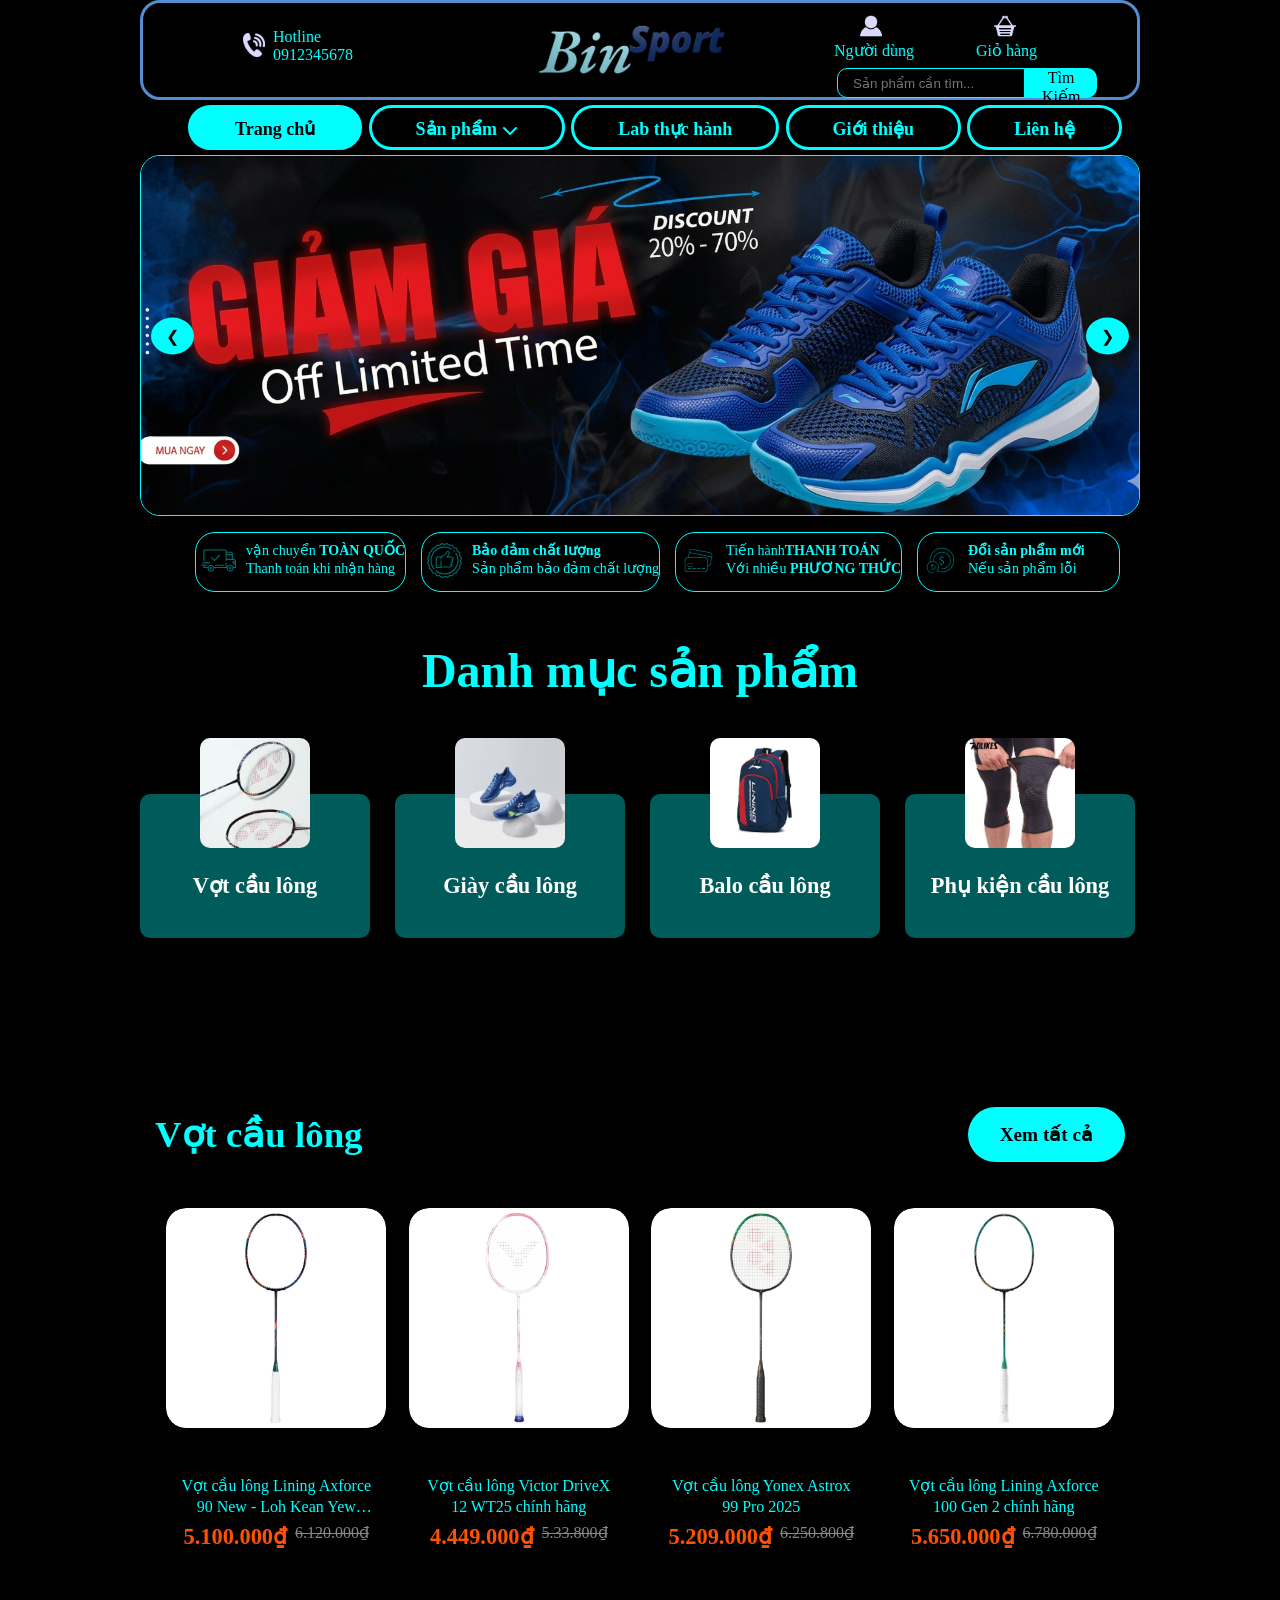
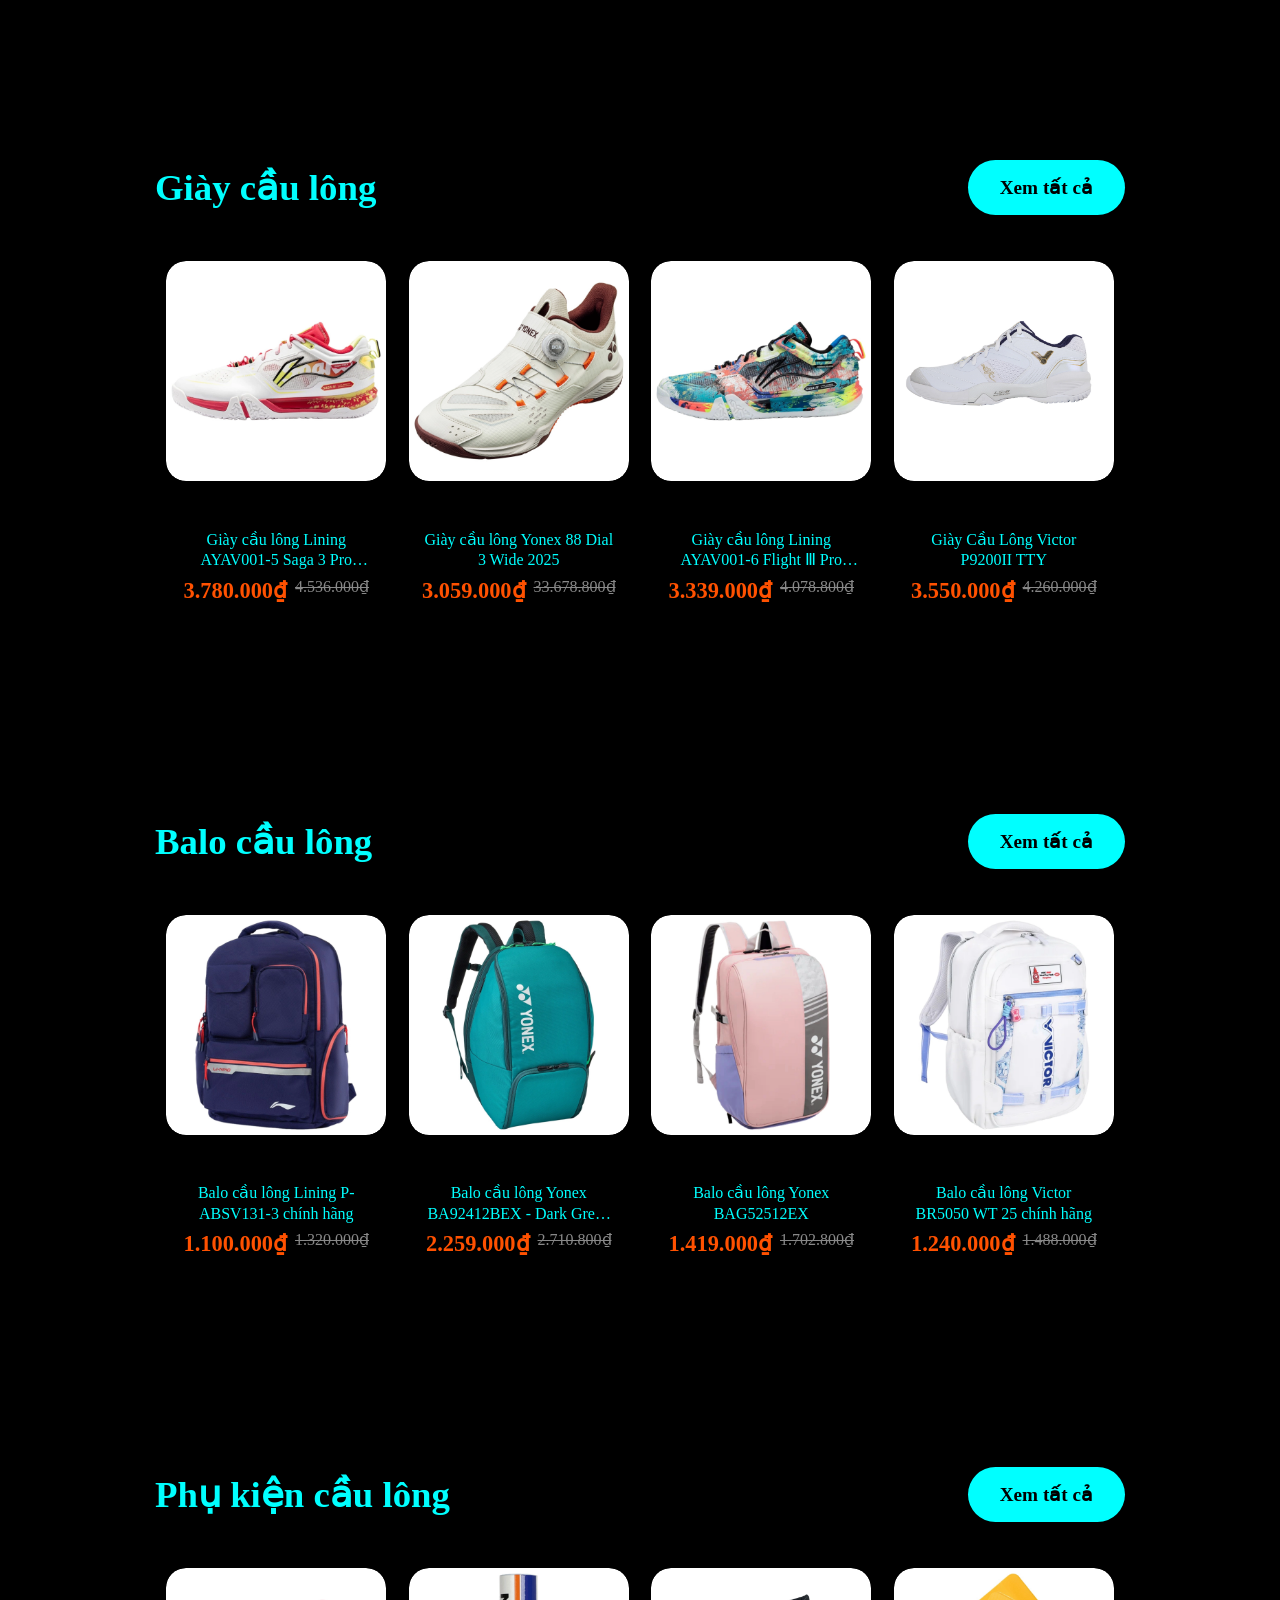
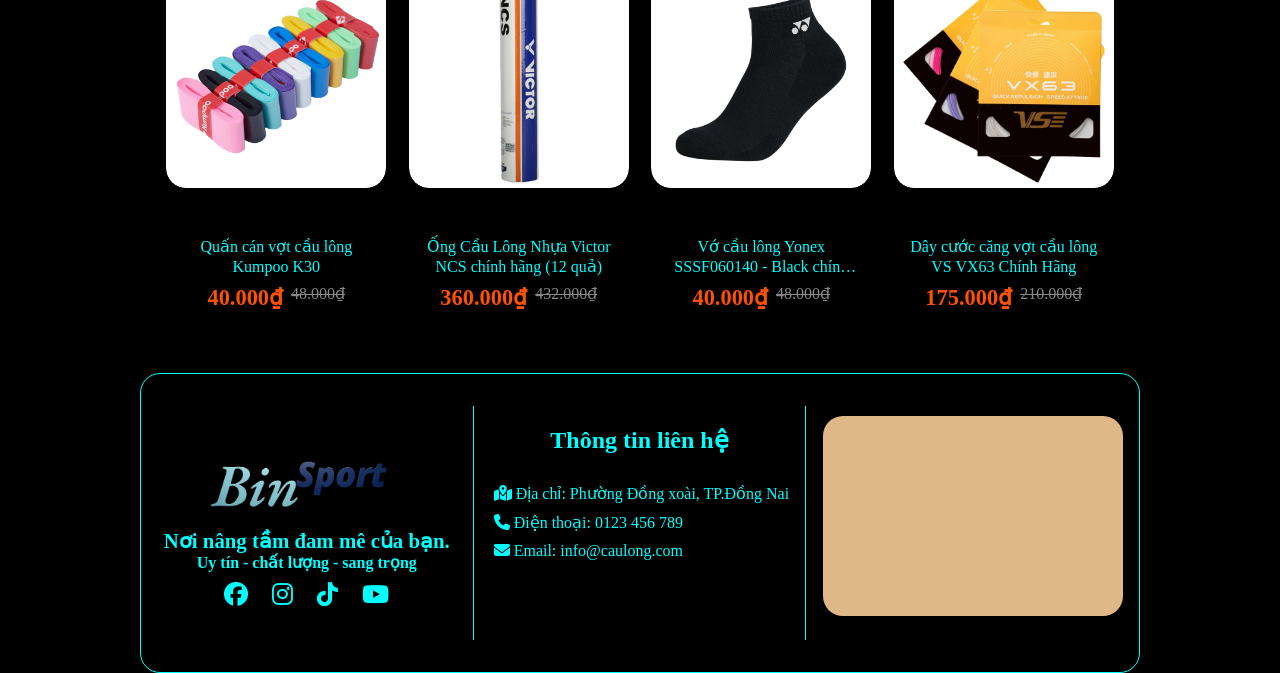
<file: index.html>
<!DOCTYPE html>
<html lang="en">
<head>
    <meta charset="UTF-8">
    <meta name="viewport" content="width=device-width, initial-scale=1.0">
    <title>Document</title>
    <link rel="stylesheet" href="https://cdnjs.cloudflare.com/ajax/libs/font-awesome/6.5.1/css/all.min.css">
    <link rel="stylesheet" href="css/type.css">
</head>
<body>
    <div id="preloader" >
        <div class="loader" >
            <div class="loader2"></div>
        </div>
    </div>
    <div id="header">
        <div class="left_head">
            <div class="img">
                <img src="./images/phone.png" alt="" width="22" style="filter: invert(100%) sepia(100%) saturate(10000%) hue-rotate(180deg);" >
            </div>
            <div class="hotline">
                <div>
                    Hotline
                </div>
                <div>
                    0912345678
                </div>
            </div>
        </div>
        <div ><img src="./images/logo.png" alt="logo" width="280"></div>
        <div class="right_head">
            <div class="nguoidung">
                <img src="./images/nguoidung.png" alt="icon_nguoidung"  style="filter: invert(100%) sepia(100%) saturate(10000%) hue-rotate(180deg);" width="22"><br>
                <a href="#">Người dùng</a>
            </div>
            <div class="giohang">
                <img src="./images/giohang.png" alt="icon_nguoidung"  style="filter: invert(100%) sepia(100%) saturate(10000%) hue-rotate(180deg);" width="22"><br>
                 <a href="giohang.html">Giỏ hàng <span class="cart-badge" id="cart-badge">0</span></a>
            </div>
            <form action="danhsachSP.html" method="get" class="frm_search">
                <div class="search_bar">
                    <input class="search" type="text" placeholder="Sản phẩm cần tìm..." name="search" id="search-input" >
                    <button type="submit" class="btn_search" id="search-btn">Tìm Kiếm</button>
                </div>
            </form>
        </div>
    </div>
    <div id="menu_ngang_">
        <ul id="menu_ngang">
            <li><a href="#">Trang chủ</a></li>
            <li class="menu_san_pham">
                <a href="danhsachSP.html">Sản phẩm</a>
                <i class="fa-solid fa-chevron-down arrow"></i>
                <ul class="sub_menu">
                    <h1>DANH MỤC SẢN PHẨM</h1>
                    <li class="menu_sanpham_con">
                        <a href="danhsachSP.html?category=vot">
                        <h4>VỢT CẦU LÔNG</h4> 
                        <i class="fa-solid fa-chevron-down arrow"></i></a>
                            <ul class="sub_menu_con">
                                <li class="border_bottom"><a href="danhsachSP.html?category=vot-yonex"><h4>VỢT CẦU LÔNG YONEX</h4></a>                                 
                                </li>
                                <li class="border_bottom"><a href="danhsachSP.html?category=vot-lining"><h4>VỢT CẦU LÔNG LINING</h4></a></li>
                                <li class="border_bottom"><a href="danhsachSP.html?category=vot-victor"><h4> VỢT CẦU LÔNG VICTOR</h4></a></li>
                            </ul>
                    </li>
                    <li class="menu_sanpham_con">
                        <a href="danhsachSP.html?category=giay">
                        <h4>GIÀY CẦU LÔNG</h4>
                        <i class="fa-solid fa-chevron-down arrow"></i>
                        </a>
                        <ul class="sub_menu_con chinh">
                            <li class="border_bottom"><a href="danhsachSP.html?category=giay-yonex"><h4>GIÀY CẦU LÔNG YONEX</h4></a></li>
                            <li class="border_bottom"> <a href="danhsachSP.html?category=giay-lining"><h4>GIÀY CẦU LÔNG LINING</h4></a></li>
                            <li class="border_bottom"><a href="danhsachSP.html?category=giay-victor"><h4>GIÀY CẦU LÔNG VICTOR</h4></a></li>
                        </ul>
                    </li>
                    <li class="menu_sanpham_con">
                        <a href="danhsachSP.html?=category=balo">
                            <h4>BALO CẦU LÔNG</h4>
                            <i class="fa-solid fa-chevron-down arrow"></i>
                        </a> 
                        <ul class="sub_menu_con chinh1">
                            <li class="border_bottom"><a href="danhsachSP.html?category=balo-yonex"><h4>BALO CẦU LÔNG YONEX</h4></a></li>
                            <li class="border_bottom"> <a href="danhsachSP.html?category=balo-lining"><h4>BALO CẦU LÔNG LINING</h4></a></li>
                            <li class="border_bottom"><a href="danhsachSP.html?category=balo-victor"><h4>BALO CẦU LÔNG VICTOR</h4></a></li>
                        </ul>
                    </li>
                    <li class="menu_sanpham_con"><a href="danhsachSP.html?category=phukien">
                            <h4>PHỤ KIỆN CẦU LÔNG</h4>
                            <i class="fa-solid fa-chevron-down arrow"></i>
                        </a>
                        <ul class="sub_menu_con chinh2">
                            <li class="border_bottom"><a href="#"><h4>VỚ CẦU LÔNG</h4></a></li>
                            <li class="border_bottom"><a href="#"><h4>ỐNG QUẢ CẦU LÔNG</h4></a></li>
                            <li class="border_bottom"><a href="#"><h4>LƯỚI CẦU LÔNG</h4></a></li>
                        </ul>
                    </li>
                </ul>
            </li>
            <li><a href="Lab_thuc_hanh.html">Lab thực hành</a></li>
            <li><a href="#">Giới thiệu</a></li>
            <li><a href="lienhe.html">Liên hệ </a></li>
        </ul>
    </div>
    <div class="banner">
        <div class="slider" id="slider">
            <img src="images/banner.png" alt="banner1"> 
            <img src="images/banner1.png" alt="banner2"> 
            <img src="images/banner2.png" alt="banner3"> 
        </div>
        <button class="btn next" onclick="nextslide()">&#10095</button>
        <button class="btn prev" onclick="prevslide()">&#10094</button>
    </div>

    <div id="dich_vu">
        <div class="noi_dung">
            <ul class="row">
                <li>
                    <div class="icon"><img src="images/van_chuyen.svg" alt="van_chuyen"></div>
                    <div class="info">
                        <span>vận chuyển <strong>TOÀN QUỐC</strong><br>
                            Thanh toán khi nhận hàng
                         </span>
                    </div>
                </li>
                <li>
                    <div class="icon"><img src="images/chat_luong.svg" alt="chat_luong"></div>
                    <div class="info">
                        <span><strong>Bảo đảm chất lượng</strong><br>
                            Sản phẩm bảo đảm chất lượng
                         </span>
                    </div>
                </li>
                <li>
                    <div class="icon"><img src="images/thanh_toan.svg" alt="thanh_toan"></div>
                    <div class="info">
                        <span>Tiến hành<strong>THANH TOÁN </strong><br>
                            Với nhiều <strong>PHƯƠNG THỨC</strong>
                        </span>
                    </div>
                </li>
                <li>
                    <div class="icon"><img src="images/doi_san_pham.svg" alt="doi_san_pham"></div>
                    <div class="info">
                        <span><strong>Đổi sản phẩm mới</strong><br>
                            Nếu sản phẩm lỗi
                         </span>
                    </div>
                </li>
            </ul>
        </div>
    </div>
    <div class="danh_muc_san_pham">
        <div class="noi_dung_danh_muc">
            <div class="tittle">
                <span>Danh mục sản phẩm</span>
            </div>
            <div class="danh_muc">
                <div class="san_pham" onclick="nhay('vot')">
                   <div  class="hcate" >
                        <span>
                            <img src="images/vot_cau_long.png" alt="">
                        </span>
                        <span class="t-link">Vợt cầu lông</span>
                    </div>
                </div>
                <div class="san_pham">
                   <div class="hcate" onclick="nhay('giay')">
                        <span>
                            <img src="images/giay.png" alt="">
                        </span>
                        <span class="t-link">Giày cầu lông</span>
                    </div>
                </div>
                      <div class="san_pham">
                   <div class="hcate" onclick="nhay('balo')">
                        <span>
                            <img src="images/BALO.png" alt="">
                        </span>
                        <span class="t-link">Balo cầu lông</span>
                    </div>
                </div>
                      <div class="san_pham">
                   <div class="hcate" onclick="nhay('phukien')">
                        <span>
                            <img src="images/phu_kien.png" alt="">
                        </span>
                        <span class="t-link">Phụ kiện cầu lông</span>
                    </div>
                </div>

            </div>

        </div>
    </div>
    <!-- san pham vot -->
     <div id="vot"></div>
    <div class="sanpham_vot" >
        <div class="noidung_vot">
            <div class="header_vot">
                <h2 class="tieu_de" >Vợt cầu lông </h2>
                <div class="btn_">
                    <a href="danhsachSP.html?category=vot" class="btn-inner">
                        <span class="text" >Xem tất cả</span>
                    </a>
                </div>
            </div>
            <div class="content_vot">
                    <div class="content_vot_list">
                        <div class="prd-card">
                            <div class="inner"> 
                                <a href="#" class="prd-card-img">
                                <img src="images/vot-cau-long-lining-axforce-90-new-loh-kean-yew-2024-chinh-hang_1745521125.jpg" alt="ax90">
                                </a>
                                <div class="btn_xemchitiet">
                                    <a href="chitietSP.html?id=SPV0001" class="xemchitiet">Xem chi tiết</a>
                                </div>
                            </div>
                            <div class="prd-card-ctn">
                                <a href="#" class="prd-card-link">Vợt cầu lông Lining Axforce 90 New - Loh Kean Yew 2025</a>
                                <div class="prd-card-gia">
                                    <div class="prd-card-gia-box">
                                        <span class="prd-card-gia-new">5.100.000₫</span> 
                                        <span class="prd-card-gia-goc">6.120.000₫</span>
                                    </div>
                                </div>
                            </div>
                        </div>
                        <div class="prd-card">
                            <div class="inner"> 
                                <a href="#" class="prd-card-img">
                                <img src="images/vot-cau-long-victor-drivex-12-wt25-chinh-hang_1767120695.webp" alt="drivex12">
                                </a>
                                <div class="btn_xemchitiet">
                                    <a href="chitietSP.html?id=SPV0014" class="xemchitiet">Xem chi tiết</a>
                                </div>
                            </div>
                            <div class="prd-card-ctn">
                                <a href="#" class="prd-card-link">Vợt cầu lông Victor DriveX 12 WT25 chính hãng</a>
                                <div class="prd-card-gia">
                                    <div class="prd-card-gia-box">
                                        <span class="prd-card-gia-new">4.449.000₫</span> 
                                        <span class="prd-card-gia-goc">5.33.800₫</span>
                                    </div>
                                </div>
                            </div>
                        </div>
                        <div class="prd-card">
                            <div class="inner"> 
                                <a href="#" class="prd-card-img">
                                <img src="images/vot-cau-long-yonex-astrox-99-pro-black-green-chinh-hang_1756251974.webp" alt="astrox99">
                                </a>
                                <div class="btn_xemchitiet">
                                    <a href="chitietSP.html?id=SPV0004" class="xemchitiet">Xem chi tiết</a>
                                </div>
                            </div>
                            <div class="prd-card-ctn">
                                <a href="#" class="prd-card-link">Vợt cầu lông Yonex Astrox 99 Pro 2025</a>
                                <div class="prd-card-gia">
                                    <div class="prd-card-gia-box">
                                        <span class="prd-card-gia-new">5.209.000₫</span> 
                                        <span class="prd-card-gia-goc">6.250.800₫</span>
                                    </div>
                                </div>
                            </div>
                        </div>
                        <div class="prd-card">
                            <div class="inner"> 
                                <a href="#" class="prd-card-img">
                                <img src="images/vot-cau-long-lining-axforce-100-gen-2-chinh-hang_1766950089.webp" alt="ax100">
                                </a>
                                <div class="btn_xemchitiet">
                                    <a href="chitietSP.html?id=SPV0002" class="xemchitiet">Xem chi tiết</a>
                                </div>
                            </div>
                            <div class="prd-card-ctn">
                                <a href="#" class="prd-card-link">Vợt cầu lông Lining Axforce 100 Gen 2 chính hãng</a>
                                <div class="prd-card-gia">
                                    <div class="prd-card-gia-box">
                                        <span class="prd-card-gia-new">5.650.000₫</span> 
                                        <span class="prd-card-gia-goc">6.780.000₫</span>
                                    </div>
                                </div>
                            </div>
                        </div>
                    </div>
                </div>
            </div>
        </div>
    </div>
    <!-- san pham giay -->
     <div id="giay"></div>
    <div class="sanpham_vot" >
        <div class="noidung_vot">
            <div class="header_vot">
                <h2 class="tieu_de">Giày cầu lông</h2>
                <div class="btn_">
                    <a href="danhsachSP.html?category=giay" class="btn-inner">
                        <span class="text">Xem tất cả</span>
                    </a>
                </div>
            </div>
            <div class="content_vot">
                    <div class="content_vot_list">
                        <div class="prd-card">
                            <div class="inner"> 
                                <a href="#" class="prd-card-img">
                                <img src="images/giay-cau-long-lining-ayav001-5-chinh-hang_1770842855.webp" alt="">
                                </a>
                                <div class="btn_xemchitiet">
                                    <a href="#" class="xemchitiet">Xem chi tiết</a>
                                </div>
                            </div>
                            <div class="prd-card-ctn">
                                <a href="#" class="prd-card-link">Giày cầu lông Lining AYAV001-5 Saga 3 Pro Chính Hãng</a>
                                <div class="prd-card-gia">
                                    <div class="prd-card-gia-box">
                                        <span class="prd-card-gia-new">3.780.000₫</span> 
                                        <span class="prd-card-gia-goc">4.536.000₫</span>
                                    </div>
                                </div>
                            </div>
                        </div>
                        <div class="prd-card">
                            <div class="inner"> 
                                <a href="#" class="prd-card-img">
                                <img src="images/giay-cau-long-yonex-88-dial-3-2025-light-begie-chinh-hang_1754100762.webp" alt="">
                                </a>
                                <div class="btn_xemchitiet">
                                    <a href="#" class="xemchitiet">Xem chi tiết</a>
                                </div>
                            </div>
                            <div class="prd-card-ctn">
                                <a href="#" class="prd-card-link">Giày cầu lông Yonex 88 Dial 3 Wide 2025</a>
                                <div class="prd-card-gia">
                                    <div class="prd-card-gia-box">
                                        <span class="prd-card-gia-new">3.059.000₫</span> 
                                        <span class="prd-card-gia-goc">33.678.800₫</span>
                                    </div>
                                </div>
                            </div>
                        </div>
                        <div class="prd-card">
                            <div class="inner"> 
                                <a href="#" class="prd-card-img">
                                <img src="images/giay-cau-long-lining-ayav001-6-flight-pro-chinh-hang_1768329599.webp" alt="">
                                </a>
                                <div class="btn_xemchitiet">
                                    <a href="#" class="xemchitiet">Xem chi tiết</a>
                                </div>
                            </div>
                            <div class="prd-card-ctn">
                                <a href="#" class="prd-card-link">Giày cầu lông Lining AYAV001-6 Flight Ⅲ Pro chính hãng</a>
                                <div class="prd-card-gia">
                                    <div class="prd-card-gia-box">
                                        <span class="prd-card-gia-new">3.339.000₫</span> 
                                        <span class="prd-card-gia-goc">4.078.800₫</span>
                                    </div>
                                </div>
                            </div>
                        </div>
                        <div class="prd-card">
                            <div class="inner"> 
                                <a href="#" class="prd-card-img">
                                <img src="images/giay-cau-long-victor-p9200ii-tty-trang-noi-dia-2.webp" alt="">
                                </a>
                                <div class="btn_xemchitiet">
                                    <a href="#" class="xemchitiet">Xem chi tiết</a>
                                </div>
                            </div>
                            <div class="prd-card-ctn">
                                <a href="#" class="prd-card-link">Giày Cầu Lông Victor P9200II TTY</a>
                                <div class="prd-card-gia">
                                    <div class="prd-card-gia-box">
                                        <span class="prd-card-gia-new">3.550.000₫</span> 
                                        <span class="prd-card-gia-goc">4.260.000₫</span>
                                    </div>
                                </div>
                            </div>
                        </div>
                    </div>
            </div>

        </div>
    </div>
    <!-- san pham balo -->
     <div id="balo"></div>
    <div class="sanpham_vot" >
        <div class="noidung_vot">
            <div class="header_vot">
                <h2 class="tieu_de">Balo cầu lông</h2>
                <div class="btn_">
                    <a href="danhsachSP.html?category=balo" class="btn-inner">
                        <span class="text">Xem tất cả</span>
                    </a>
                </div>
            </div>
            <div class="content_vot">
                    <div class="content_vot_list">
                        <div class="prd-card">
                            <div class="inner"> 
                                <a href="#" class="prd-card-img">
                                <img src="images/BALO/balo-cau-long-lining-p-absv131-3_1756931811.webp" alt="">
                                </a>
                                <div class="btn_xemchitiet">
                                    <a href="#" class="xemchitiet">Xem chi tiết</a>
                                </div>
                            </div>
                            <div class="prd-card-ctn">
                                <a href="#" class="prd-card-link">Balo cầu lông Lining P-ABSV131-3 chính hãng</a>
                                <div class="prd-card-gia">
                                    <div class="prd-card-gia-box">
                                        <span class="prd-card-gia-new">1.100.000₫</span> 
                                        <span class="prd-card-gia-goc">1.320.000₫</span>
                                    </div>
                                </div>
                            </div>
                        </div>
                        <div class="prd-card">
                            <div class="inner"> 
                                <a href="#" class="prd-card-img">
                                <img src="images/BALO/balo-cau-long-yonex-ba92421bex-dark-green-chinh-hang_1759198346.webp" alt="">
                                </a>
                                <div class="btn_xemchitiet">
                                    <a href="#" class="xemchitiet">Xem chi tiết</a>
                                </div>
                            </div>
                            <div class="prd-card-ctn">
                                <a href="#" class="prd-card-link">Balo cầu lông Yonex BA92412BEX - Dark Green chính hãng</a>
                                <div class="prd-card-gia">
                                    <div class="prd-card-gia-box">
                                        <span class="prd-card-gia-new">2.259.000₫</span> 
                                        <span class="prd-card-gia-goc">2.710.800₫</span>
                                    </div>
                                </div>
                            </div>
                        </div>
                        <div class="prd-card">
                            <div class="inner"> 
                                <a href="#" class="prd-card-img">
                                <img src="images/BALO/balo-cau-long-yonex-bag52512ex-pink_1745202939.webp" alt="">
                                </a>
                                <div class="btn_xemchitiet">
                                    <a href="#" class="xemchitiet">Xem chi tiết</a>
                                </div>
                            </div>
                            <div class="prd-card-ctn">
                                <a href="#" class="prd-card-link">Balo cầu lông Yonex BAG52512EX</a>
                                <div class="prd-card-gia">
                                    <div class="prd-card-gia-box">
                                        <span class="prd-card-gia-new">1.419.000₫</span> 
                                        <span class="prd-card-gia-goc">1.702.800₫</span>
                                    </div>
                                </div>
                            </div>
                        </div>
                        <div class="prd-card">
                            <div class="inner"> 
                                <a href="#" class="prd-card-img">
                                <img src="images/BALO/balo-cau-long-victor-br5050-wt-25-chinh-hang_1765848464.webp" alt="">
                                </a>
                                <div class="btn_xemchitiet">
                                    <a href="#" class="xemchitiet">Xem chi tiết</a>
                                </div>
                            </div>
                            <div class="prd-card-ctn">
                                <a href="#" class="prd-card-link">Balo cầu lông Victor BR5050 WT 25 chính hãng</a>
                                <div class="prd-card-gia">
                                    <div class="prd-card-gia-box">
                                        <span class="prd-card-gia-new">1.240.000₫</span> 
                                        <span class="prd-card-gia-goc">1.488.000₫</span>
                                    </div>
                                </div>
                            </div>
                        </div>
                    </div>
            </div>

        </div>
    </div>
    <!-- san pham phu kien -->
    <div id="phukien"></div>
    <div class="sanpham_vot" >
        <div class="noidung_vot">
            <div class="header_vot">
                <h2 class="tieu_de">Phụ kiện cầu lông</h2>
                <div class="btn_">
                    <a href="danhsachSP.html?category=phukien" class="btn-inner">
                        <span class="text">Xem tất cả</span>
                    </a>
                </div>
            </div>
            <div class="content_vot">
                    <div class="content_vot_list">
                        <div class="prd-card">
                            <div class="inner"> 
                                <a href="#" class="prd-card-img">
                                <img src="images/PHU_KIEN/quan-can-vot-cau-long-kumpoo-k30-1_1778536548.webp" alt="">
                                </a>
                                <div class="btn_xemchitiet">
                                    <a href="#" class="xemchitiet">Xem chi tiết</a>
                                </div>
                            </div>
                            <div class="prd-card-ctn">
                                <a href="#" class="prd-card-link">Quấn cán vợt cầu lông Kumpoo K30</a>
                                <div class="prd-card-gia">
                                    <div class="prd-card-gia-box">
                                        <span class="prd-card-gia-new">40.000₫</span> 
                                        <span class="prd-card-gia-goc">48.000₫</span>
                                    </div>
                                </div>
                            </div>
                        </div>
                        <div class="prd-card">
                            <div class="inner"> 
                                <a href="#" class="prd-card-img">
                                <img src="images/PHU_KIEN/ong-cau-long-nhua-victor-ncs-chinh-hang-12-qua_1751075550.webp" alt="">
                                </a>
                                <div class="btn_xemchitiet">
                                    <a href="#" class="xemchitiet">Xem chi tiết</a>
                                </div>
                            </div>
                            <div class="prd-card-ctn">
                                <a href="#" class="prd-card-link">Ống Cầu Lông Nhựa Victor NCS chính hãng (12 quả)</a>
                                <div class="prd-card-gia">
                                    <div class="prd-card-gia-box">
                                        <span class="prd-card-gia-new">360.000₫</span> 
                                        <span class="prd-card-gia-goc">432.000₫</span>
                                    </div>
                                </div>
                            </div>
                        </div>
                        <div class="prd-card">
                            <div class="inner"> 
                                <a href="#" class="prd-card-img">
                                <img src="images/PHU_KIEN/vo-cau-long-yonex-sssf060140-black-chinh-hang_1778638472.webp" alt="">
                                </a>
                                <div class="btn_xemchitiet">
                                    <a href="#" class="xemchitiet">Xem chi tiết</a>
                                </div>
                            </div>
                            <div class="prd-card-ctn">
                                <a href="#" class="prd-card-link">Vớ cầu lông Yonex SSSF060140 - Black chính hãng</a>
                                <div class="prd-card-gia">
                                    <div class="prd-card-gia-box">
                                        <span class="prd-card-gia-new">40.000₫</span> 
                                        <span class="prd-card-gia-goc">48.000₫</span>
                                    </div>
                                </div>
                            </div>
                        </div>
                        <div class="prd-card">
                            <div class="inner"> 
                                <a href="#" class="prd-card-img">
                                <img src="images/PHU_KIEN/day-cuoc-cang-vot-cau-long-vs-vx63-chinh-hang_1775530411.webp" alt="">
                                </a>
                                <div class="btn_xemchitiet">
                                    <a href="#" class="xemchitiet">Xem chi tiết</a>
                                </div>
                            </div>
                            <div class="prd-card-ctn">
                                <a href="#" class="prd-card-link">Dây cước căng vợt cầu lông VS VX63 Chính Hãng</a>
                                <div class="prd-card-gia">
                                    <div class="prd-card-gia-box">
                                        <span class="prd-card-gia-new">175.000₫</span> 
                                        <span class="prd-card-gia-goc">210.000₫</span>
                                    </div>
                                </div>
                            </div>
                        </div>
                    </div>
            </div>

        </div>
    </div>
    <footer id="footer">
        <div class="footer-logo">
            <img src="images/logo.png" alt="logo">
            <span>Nơi nâng tầm đam mê của bạn.</span>
            <span>Uy tín - chất lượng - sang trọng</span>
            <div>
                <i class="fa-brands fa-facebook"> </i>
                <i class="fa-brands fa-instagram"> </i>
                <i class="fa-brands fa-tiktok"> </i>
                <i class="fa-brands fa-youtube"> </i>
            </div>
        </div>
        <div class="footer-thongtin">
                <h2>Thông tin liên hệ</h2>
                <div>
                    <i class="fa-solid fa-map-location-dot"></i>
                    <span>Địa chỉ: Phường Đồng xoài, TP.Đồng Nai </span>
                </div>
                <div>
                    <i class="fa-solid fa-phone"></i>
                    <span>Điện thoại: 0123 456 789</span>
                </div>
                <div>
                    <i class="fa-solid fa-envelope"></i>
                    <span>Email: info@caulong.com</span>
                </div>
        </div>
        <div class="footer-img-map">
           <iframe src="https://www.google.com/maps/embed?pb=!1m17!1m12!1m3!1d977.3042299065058!2d106.86605626959144!3d11.536291313303742!2m3!1f0!2f0!3f0!3m2!1i1024!2i768!4f13.1!3m2!1m1!2zMTHCsDMyJzEwLjYiTiAxMDbCsDUyJzAwLjEiRQ!5e0!3m2!1svi!2s!4v1779016938579!5m2!1svi!2s" width="300" height="200" style="border:0;" allowfullscreen="" loading="lazy" referrerpolicy="no-referrer-when-downgrade"></iframe>
        </div>

    </footer>
    
    <script src="js/cart-badge.js"></script>
    <script src="js/script.js"></script>
    <script src="js/load.js"></script>
    <script src="js/nhay.js"></script>
    <script type="module" src="js/danhsachSP.js"></script>
</body>
</html>
</file>
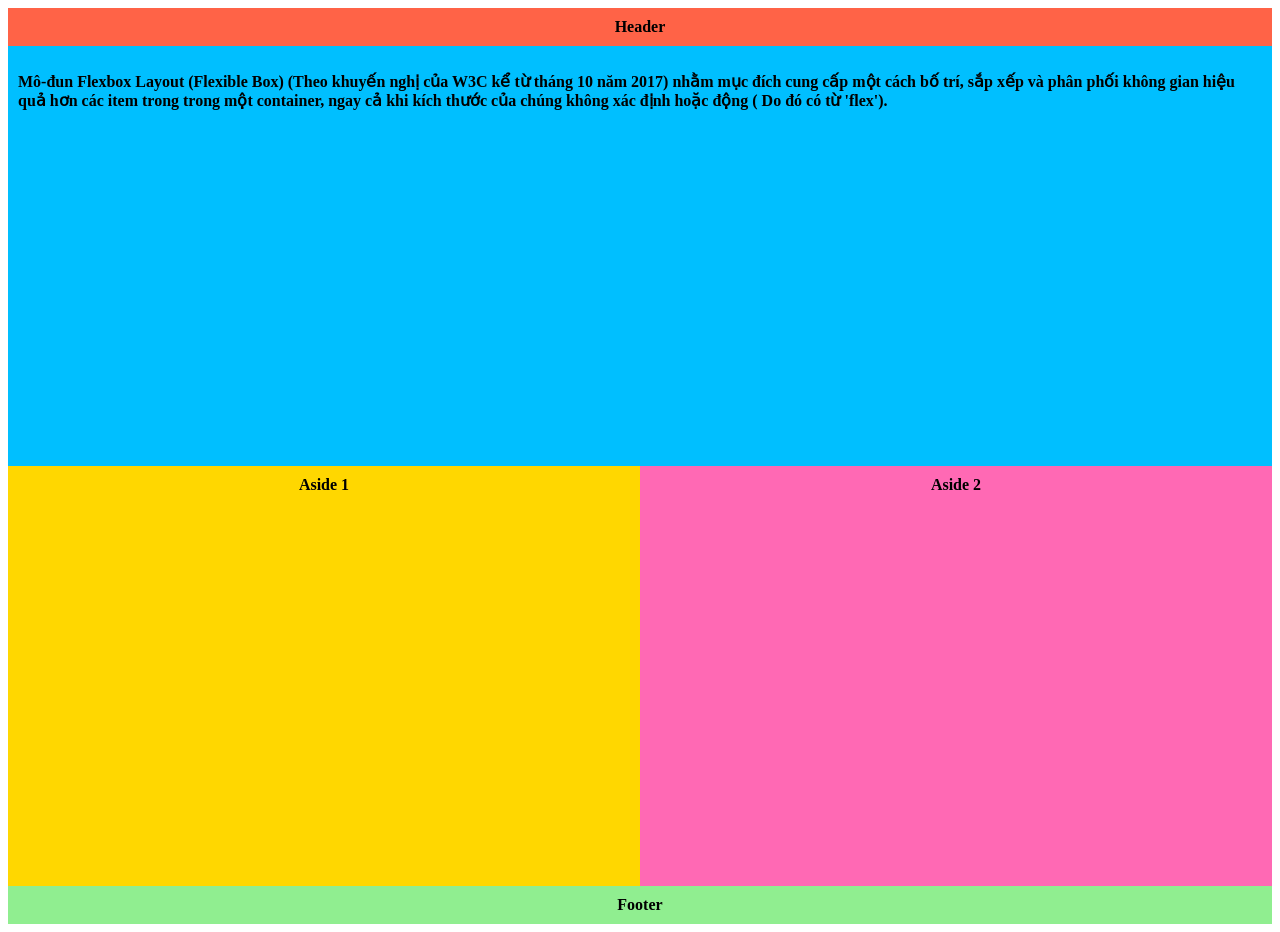
<file: lab/Lab06/Bai_2_Minh_hoa_layout/index.html>
<!DOCTYPE html>
<html>

<head>
	<meta http-equiv="Content-Type" content="text/html; charset=utf-8" />
    <link rel="stylesheet" href="css/style.css">
</head>

<body>
    <div class="wrapper">
        <header class="header-flex-2">Header</header>
        <article class="main">
            <p>Mô-đun Flexbox Layout (Flexible Box) (Theo khuyến nghị của W3C kể từ tháng 10 năm 2017) nhằm mục đích
                cung cấp một cách bố trí, sắp xếp và phân phối không gian hiệu quả hơn các item trong trong một
                container, ngay cả khi kích thước của chúng không xác định hoặc động ( Do đó có từ 'flex').</p>
        </article>
        <aside class="aside aside-1">Aside 1</aside>
        <aside class="aside aside-2">Aside 2</aside>
        <footer class="footer-flex-2">Footer</footer>
    </div>
</body>

</html>
</file>
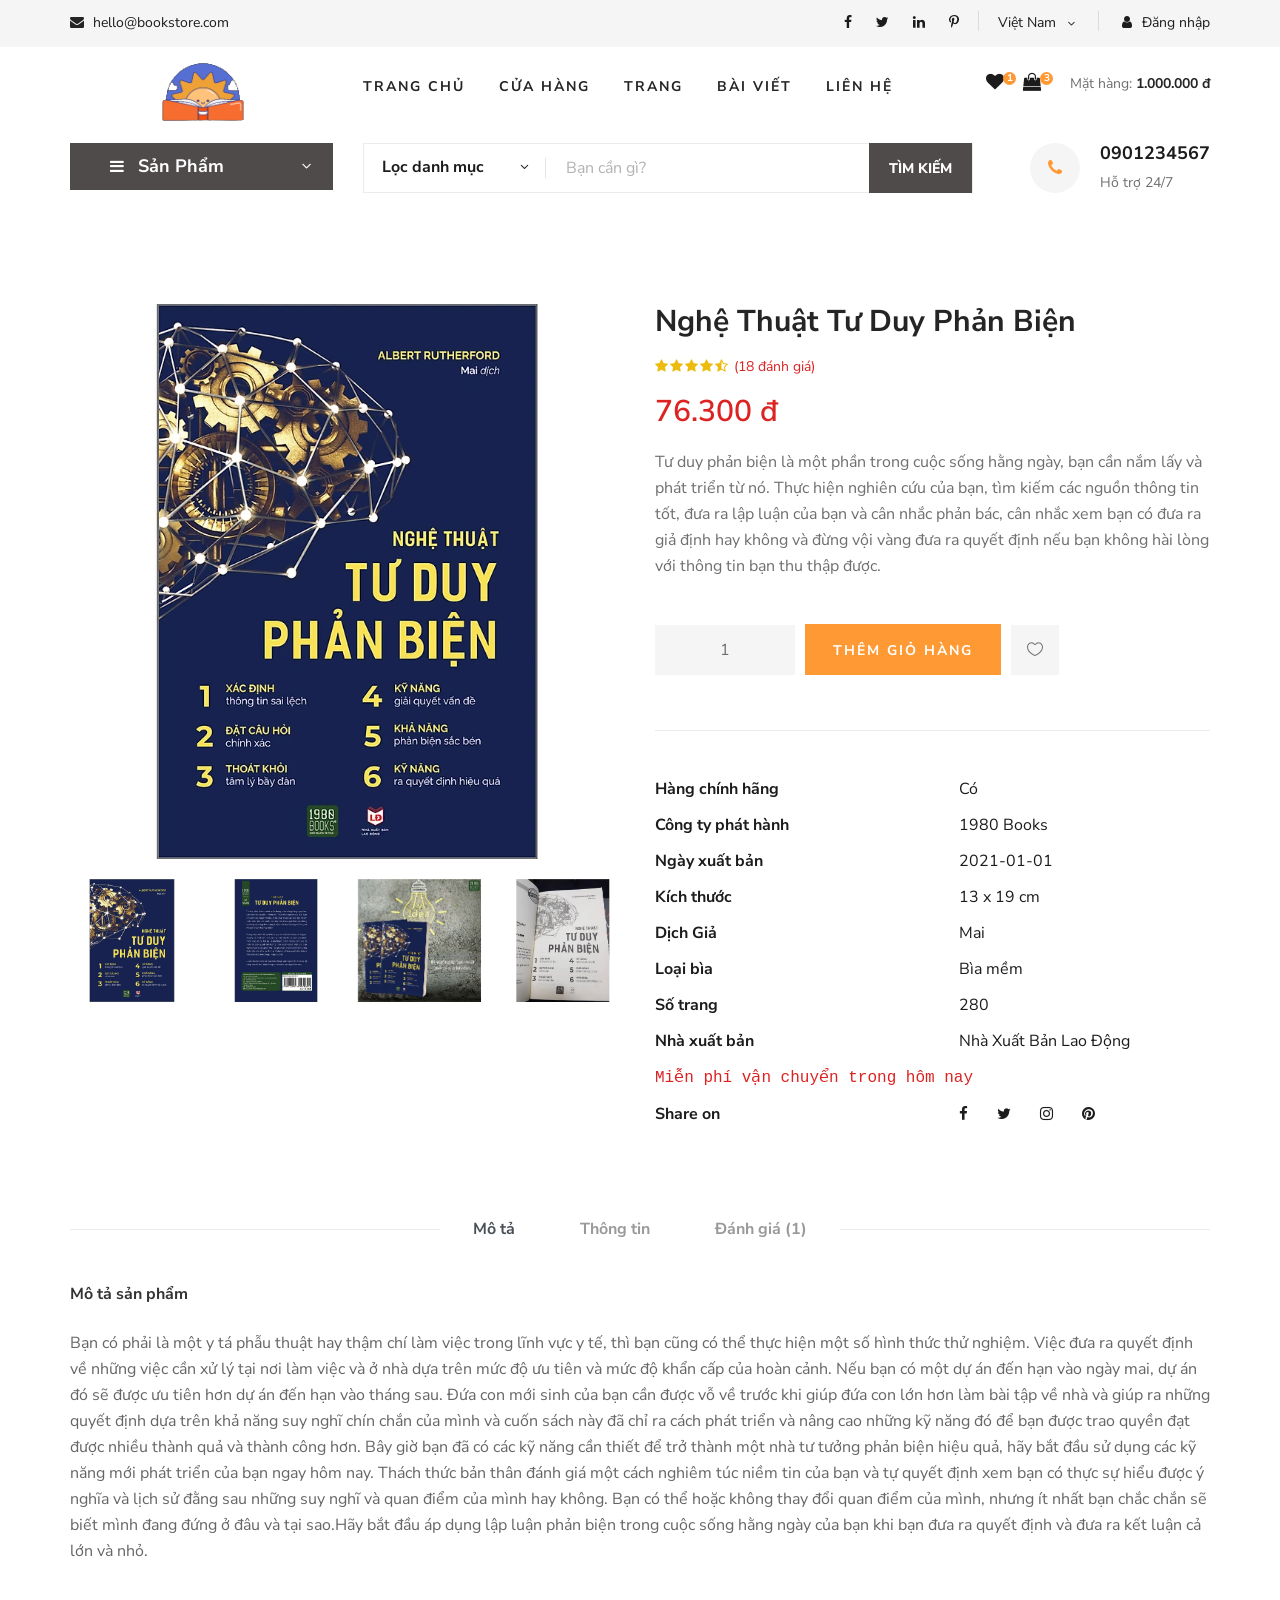
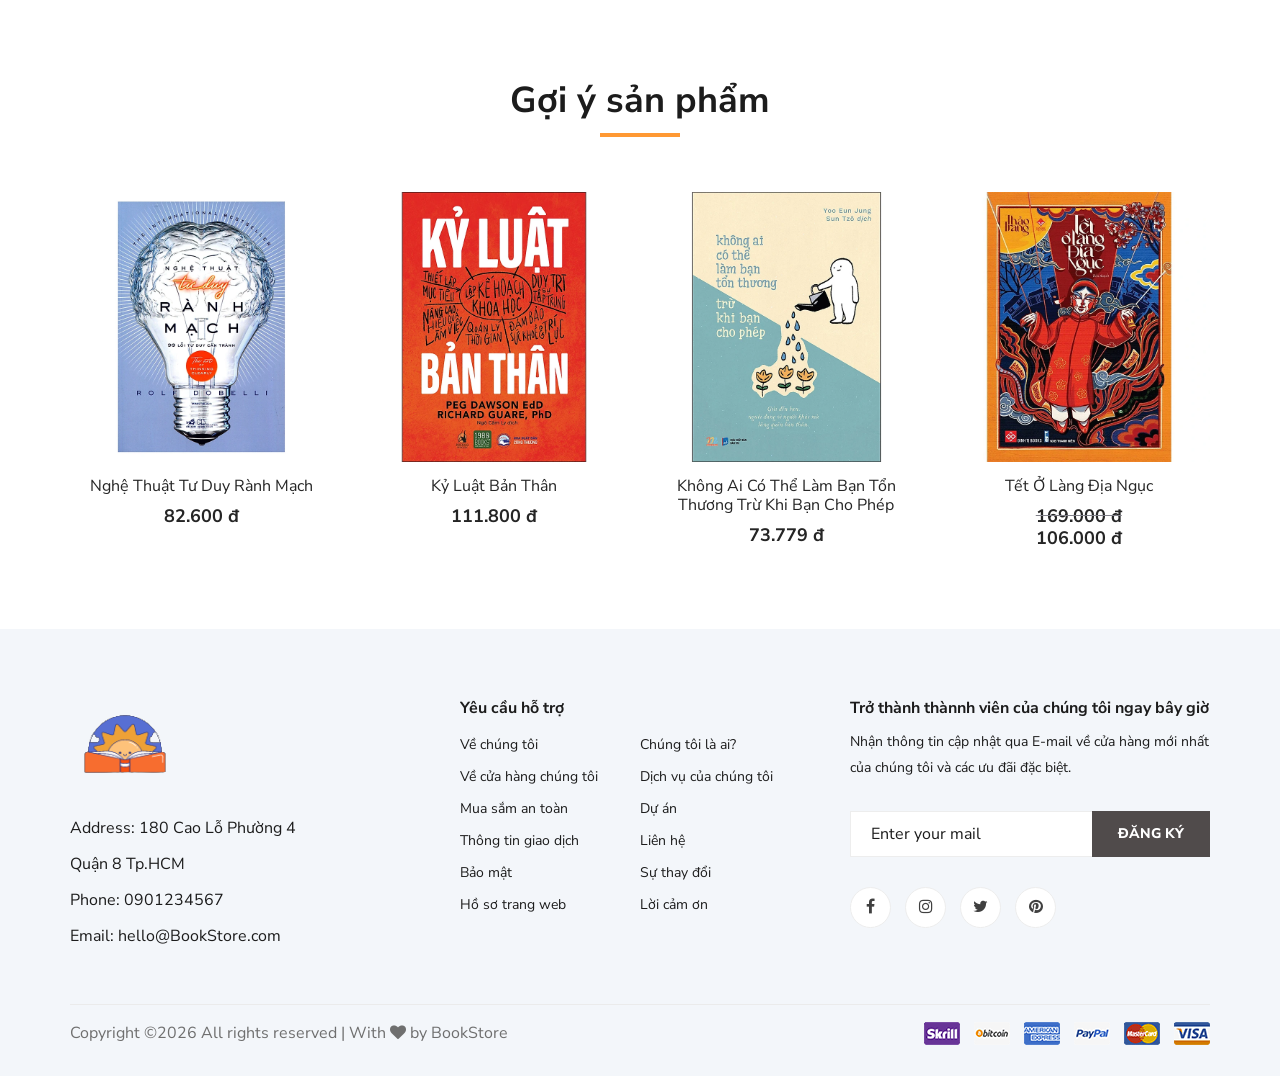
<file: lab/Lab08/Vi_du_2/index.html>
<!DOCTYPE html>
<html lang="zxx">

<head>
    <meta charset="UTF-8">
    <meta name="description" content="Ogani Template">
    <meta name="keywords" content="Ogani, unica, creative, html">
    <meta name="viewport" content="width=device-width, initial-scale=1.0">
    <meta http-equiv="X-UA-Compatible" content="ie=edge">
    <title>Nice | BookStore</title>

    <!-- Google Font -->
    <link href="https://fonts.googleapis.com/css2?family=Nunito Sans:wght@200;300;400;600;900&display=swap" rel="stylesheet">

    <!-- Css Styles -->
    <link rel="stylesheet" href="css/bootstrap.min.css" type="text/css">
    <link rel="stylesheet" href="css/font-awesome.min.css" type="text/css">
    <link rel="stylesheet" href="css/elegant-icons.css" type="text/css">
    <link rel="stylesheet" href="css/nice-select.css" type="text/css">
    <link rel="stylesheet" href="css/jquery-ui.min.css" type="text/css">
    <link rel="stylesheet" href="css/owl.carousel.min.css" type="text/css">
    <link rel="stylesheet" href="css/slicknav.min.css" type="text/css">
    <link rel="stylesheet" href="css/style.css" type="text/css">

    <style>
        .product__details__pic__slider {
            position: relative;
            overflow: hidden;
        }

        .product__details__pic__slider img {
            display: none;
            width: 100%;
            height: auto;
        }

        .button__slide{
            text-align: center;
            padding-top: 10px;
        }
    </style>

    
</head>

<body>
    <!-- Page Preloder -->
    <div id="preloder">
        <div class="loader"></div>
    </div>

    <!-- Humberger Begin -->
    <div class="humberger__menu__overlay"></div>
    <div class="humberger__menu__wrapper">
        <div class="humberger__menu__logo">
            <a href="#"><img src="img/logo.png" alt=""></a>
        </div>
        <div class="humberger__menu__cart">
            <ul>
                <li><a href="#"><i class="fa fa-heart"></i> <span>1</span></a></li>
                <li><a href="#"><i class="fa fa-shopping-bag"></i> <span>3</span></a></li>
            </ul>
            <div class="header__cart__price">Mặt hàng: <span>1.000.000 đ</span></div>
        </div>
        <div class="humberger__menu__widget">
            <div class="header__top__right__language">
                <div>Việt Nam</div>
                <span class="arrow_carrot-down"></span>
                <ul>
                    <li><a href="#">Spanis</a></li>
                    <li><a href="#">English</a></li>
                </ul>
            </div>
            <div class="header__top__right__auth">
                <a href="#"><i class="fa fa-user"></i> Đăng nhập</a>
            </div>
        </div>
        <nav class="humberger__menu__nav mobile-menu">
            <ul>
                <li><a href="./index.html">Trang chủ</a></li>
                <li><a href="./shop-grid.html">Cửa hàng</a></li>
                <li><a href="#">Trang</a>
                    <ul class="header__menu__dropdown">
                        <li><a href="./shop-details.html">Cửa hàng chi tiết</a></li>
                        <li><a href="./shoping-cart.html">Giỏ hàng</a></li>
                        <li><a href="./checkout.html">Thủ tục thanh toán</a></li>
                        <li><a href="./blog-details.html">Chi tiết bài viết</a></li>
                    </ul>
                </li>
                <li><a href="./blog.html">Bài viết</a></li>
                <li><a href="./contact.html">Liên hệ</a></li>
            </ul>
        </nav>
        <div id="mobile-menu-wrap"></div>
        <div class="header__top__right__social">
            <a href="#"><i class="fa fa-facebook"></i></a>
            <a href="#"><i class="fa fa-twitter"></i></a>
            <a href="#"><i class="fa fa-linkedin"></i></a>
            <a href="#"><i class="fa fa-pinterest-p"></i></a>
        </div>
        <div class="humberger__menu__contact">
            <ul>
                <li><i class="fa fa-envelope"></i> hello@bookstore.com</li>
            </ul>
        </div>
    </div>
    <!-- Humberger End -->

    <!-- Header Section Begin -->
    <header class="header">
        <div class="header__top">
            <div class="container">
                <div class="row">
                    <div class="col-lg-6 col-md-6">
                        <div class="header__top__left">
                            <ul>
                                <li><i class="fa fa-envelope"></i> hello@bookstore.com</li>
                            </ul>
                        </div>
                    </div>
                    <div class="col-lg-6 col-md-6">
                        <div class="header__top__right">
                            <div class="header__top__right__social">
                                <a href="#"><i class="fa fa-facebook"></i></a>
                                <a href="#"><i class="fa fa-twitter"></i></a>
                                <a href="#"><i class="fa fa-linkedin"></i></a>
                                <a href="#"><i class="fa fa-pinterest-p"></i></a>
                            </div>
                            <div class="header__top__right__language">
                                <div>Việt Nam</div>
                                <span class="arrow_carrot-down"></span>
                                <ul>
                                    <li><a href="#">Spanis</a></li>
                                    <li><a href="#">English</a></li>
                                </ul>
                            </div>
                            <div class="header__top__right__auth">
                                <a href="#"><i class="fa fa-user"></i> Đăng nhập</a>
                            </div>
                        </div>
                    </div>
                </div>
            </div>
        </div>
        <div class="container">
            <div class="row">
                <div class="col-lg-3">
                    <div class="header__logo">
                        <a href="./index.html"><img src="img/logo.png" alt=""></a>
                    </div>
                </div>
                <div class="col-lg-6">
                    <nav class="header__menu">
                        <ul class="ul-menu">
                            <li><a href="./index.html">Trang chủ</a></li>
                            <li><a href="./shop-grid.html">Cửa hàng</a></li>
                            <li><a href="#">Trang</a>
                                <ul class="header__menu__dropdown">
                                    <li><a href="./shop-details.html">Cửa hàng chi tiết</a></li>
                                    <li><a href="./shoping-cart.html">Giỏ hàng</a></li>
                                    <li><a href="./checkout.html">Thủ tục thanh toán</a></li>
                                    <li><a href="./blog-details.html">Chi tiết bài viết</a></li>
                                </ul>
                            </li>
                            <li><a href="./blog.html">Bài viết</a></li>
                            <li><a href="./contact.html">Liên hệ</a></li>
                        </ul>
                    </nav>
                </div>
                <div class="col-lg-3">
                    <div class="header__cart">
                        <ul>
                            <li><a href="#"><i class="fa fa-heart"></i> <span>1</span></a></li>
                            <li><a href="#"><i class="fa fa-shopping-bag"></i> <span>3</span></a></li>
                        </ul>
                        <div class="header__cart__price">Mặt hàng: <span>1.000.000 đ</span></div>
                    </div>
                </div>
            </div>
            <div class="humberger__open">
                <i class="fa fa-bars"></i>
            </div>
        </div>
    </header>
    <!-- Header Section End -->

    <!-- Hero Section Begin -->
    <section class="hero hero-normal">
        <div class="container">
            <div class="row">
                <div class="col-lg-3">
                    <div class="hero__categories">
                        <div class="hero__categories__all">
                            <i class="fa fa-bars"></i>
                            <span>Sản Phẩm</span>
                        </div>
                        <ul>
                            <li><a href="#">Văn học</a></li>
                            <li><a href="#">Kinh tế</a></li>
                            <li><a href="#">Thiếu nhi</a></li>
                            <li><a href="#">Kĩ năng sống</a></li>
                            <li><a href="#">Giáo khoa</a></li>
                            <li><a href="#">Từ điển</a></li>
                            <li><a href="#">Lịch sử</a></li>
                            <li><a href="#">Y học</a></li>
                            <li><a href="#">Tạp chí</a></li>
                            <li><a href="#">Ngoại ngữ</a></li>
                            <li><a href="#">Giáo trình</a></li>
                        </ul>
                    </div>
                </div>
                <div class="col-lg-9">
                    <div class="hero__search">
                        <div class="hero__search__form">
                            <form action="#">
                                <div class="hero__search__categories">
                                    Lọc danh mục
                                    <span class="arrow_carrot-down"></span>
                                </div>
                                <input type="text" placeholder="Bạn cần gì?">
                                <button type="submit" class="site-btn">TÌM KIẾM</button>
                            </form>
                        </div>
                        <div class="hero__search__phone">
                            <div class="hero__search__phone__icon">
                                <i class="fa fa-phone"></i>
                            </div>
                            <div class="hero__search__phone__text">
                                <h5>0901234567</h5>
                                <span>Hỗ trợ 24/7 </span>
                            </div>
                        </div>
                    </div>
                </div>
            </div>
        </div>
    </section>
    <!-- Hero Section End -->

    <!-- Product Details Section Begin -->
    <section class="product-details spad">
        <div class="container">
            <div class="row">
                <div class="col-lg-6 col-md-6">
                    <div class="product__details__pic">
                        <div class="product__details__pic__item">
                            <img class="product__details__pic__item--large"
                                src="img/product/Book_2.jpg" alt="">
                        </div>
                        <div class="product__details__pic__slider owl-carousel">
                            <img data-imgbigurl="img/product/details/Book_2.jpg"
                                src="img/product/Book_2.jpg" alt="">
                            <img data-imgbigurl="img/product/details/Book_2_details_2.jpg"
                                src="img/product/details/Book_2_details_2.jpg" alt="">
                            <img data-imgbigurl="img/product/details/Book_2_details_1.jpg"
                                src="img/product/details/Book_2_details_1.jpg" alt="">
                            <img data-imgbigurl="img/product/details/Book_2_details_3.jpg"
                                src="img/product/details/Book_2_details_3.jpg" alt="">
                        </div>
                    </div>
                </div>
                <div class="col-lg-6 col-md-6">
                    <div class="product__details__text">
                        <h3>Nghệ Thuật Tư Duy Phản Biện</h3>
                        <div class="product__details__rating">
                            <i class="fa fa-star"></i>
                            <i class="fa fa-star"></i>
                            <i class="fa fa-star"></i>
                            <i class="fa fa-star"></i>
                            <i class="fa fa-star-half-o"></i>
                            <span>(18 đánh giá)</span>
                        </div>
                        <div class="product__details__price">76.300 đ</div>
                        <p>Tư duy phản biện là một phần trong cuộc sống hằng ngày, bạn cần nắm lấy và phát triển từ nó.
                             Thực hiện nghiên cứu của bạn, tìm kiếm các nguồn thông tin tốt, đưa ra lập luận của bạn và cân nhắc phản bác, 
                             cân nhắc xem bạn có đưa ra giả định hay không và đừng vội vàng đưa ra quyết định nếu bạn không hài lòng với 
                             thông tin bạn thu thập được.</p>
                        <div class="product__details__quantity">
                            <div class="quantity">
                                <div class="pro-qty">
                                    <input type="text" value="1">
                                </div>
                            </div>
                        </div>
                        <a href="#" class="primary-btn">Thêm giỏ hàng</a>
                        <a href="#" class="heart-icon"><span class="icon_heart_alt"></span></a>
                        <ul>
                            <li><b>Hàng chính hãng</b> <span>Có</span></li>
                            <li><b>Công ty phát hành</b> <span>1980 Books</span></li>
                            <li><b>Ngày xuất bản</b> <span>2021-01-01</span></li>
                            <li><b>Kích thước</b> <span>13 x 19 cm </span></li>
                            <li><b>Dịch Giả</b> <span>Mai</span></li>
                            <li><b>Loại bìa</b> <span>Bìa mềm</span></li>
                            <li><b>Số trang</b> <span>280</span></li>
                            <li><b>Nhà xuất bản</b> <span>Nhà Xuất Bản Lao Động</span></li>
                            <li><span><samp>Miễn phí vận chuyển trong hôm nay</samp></span></li>
                            <li><b>Share on</b>
                                <div class="share">
                                    <a href="#"><i class="fa fa-facebook"></i></a>
                                    <a href="#"><i class="fa fa-twitter"></i></a>
                                    <a href="#"><i class="fa fa-instagram"></i></a>
                                    <a href="#"><i class="fa fa-pinterest"></i></a>
                                </div>
                            </li>
                        </ul>
                    </div>
                </div>
                <div class="col-lg-12">
                    <div class="product__details__tab">
                        <ul class="nav nav-tabs" role="tablist">
                            <li class="nav-item">
                                <a class="nav-link active" data-toggle="tab" href="#tabs-1" role="tab"
                                    aria-selected="true">Mô tả</a>
                            </li>
                            <li class="nav-item">
                                <a class="nav-link" data-toggle="tab" href="#tabs-2" role="tab"
                                    aria-selected="false">Thông tin</a>
                            </li>
                            <li class="nav-item">
                                <a class="nav-link" data-toggle="tab" href="#tabs-3" role="tab"
                                    aria-selected="false">Đánh giá <span>(1)</span></a>
                            </li>
                        </ul>
                        <div class="tab-content">
                            <div class="tab-pane active" id="tabs-1" role="tabpanel">
                                <div class="product__details__tab__desc">
                                    <h6>Mô tả sản phẩm</h6>
                                    <p>Bạn có phải là một y tá phẫu thuật hay thậm chí làm việc trong lĩnh vực y tế, thì bạn cũng có thể thực hiện một số hình thức thử nghiệm. Việc đưa ra quyết định về những việc cần xử lý tại nơi làm việc và ở nhà dựa trên mức độ ưu tiên và mức độ khẩn cấp của hoàn cảnh.

                                        Nếu bạn có một dự án đến hạn vào ngày mai, dự án đó sẽ được ưu tiên hơn dự án đến hạn vào tháng sau.
                                         Đứa con mới sinh của bạn cần được vỗ về trước khi giúp đứa con lớn hơn làm bài tập về nhà và giúp ra những quyết định dựa trên 
                                         khả năng suy nghĩ chín chắn của mình và cuốn sách này đã chỉ ra cách phát triển và nâng cao những kỹ năng đó để bạn được trao
                                          quyền đạt được nhiều thành quả và thành công hơn. Bây giờ bạn đã có các kỹ năng cần thiết để trở thành một nhà tư tưởng phản
                                          biện hiệu quả, hãy bắt đầu sử dụng các kỹ năng mới phát triển của bạn ngay hôm nay. Thách thức bản thân đánh giá một cách nghiêm
                                           túc niềm tin của bạn và tự quyết định xem bạn có thực sự hiểu được ý nghĩa và lịch sử đằng sau những suy nghĩ và quan điểm của
                                           mình hay không. Bạn có thể hoặc không thay đổi quan điểm của mình, nhưng ít nhất bạn chắc chắn sẽ biết mình đang đứng ở đâu và
                                         tại sao.Hãy bắt đầu áp dụng lập luận phản biện trong cuộc sống hằng ngày của bạn khi bạn đưa ra quyết định và đưa ra kết luận cả lớn và nhỏ.</p>
                                </div>
                            </div>
                            <div class="tab-pane" id="tabs-2" role="tabpanel">
                                <div class="product__details__tab__desc">
                                    <h6>Thông tin sản phẩm</h6>
                                        Về sản phẩm: (39 tích cực, 2 tiêu cực)
                                        <li>
                                            Hầu hết người mua hài lòng với chất lượng sách, đánh giá sách là hay, hữu ích và đáng mua.
                                        </li>
                                        <li>
                                            Một số nhận xét cho biết sách có nội dung tốt, đẹp, in rõ và dễ mang đi.
                                        </li>
                                        <li>
                                            Tuy nhiên, có một số ý kiến cho rằng sách có lối viết đơn giản, không phù hợp với người đã qua công việc kinh doanh.
                                        </li>
                                        Về dịch vụ: (32 tích cực, 2 tiêu cực)
                                        <li>
                                            Đa số khách hàng hài lòng với giao hàng nhanh, đóng gói cẩn thận và dịch vụ hỗ trợ sau bán hàng.
                                        </li>
                                        <li>
                                            Một số nhận xét cho biết nhân viên giao hàng nhiệt tình, vui vẻ và dịch vụ TikiNow được đánh giá tích cực.
                                        </li>
                                        <li>
                                            Tuy nhiên, có một số ý kiến cho rằng khâu đóng gói cẩu thả và có sách bị cong và mòn.
                                        </li>
                                </div>
                            </div>
                            <div class="tab-pane" id="tabs-3" role="tabpanel">
                                <div class="product__details__tab__desc">
                                    <h6>Đánh giá sản phẩm </h6>
                                    <p>Hãy nghĩ đến coi tư duy phản biện như một cơ hội để tương tác với những người khác và tìm hiểu quan điểm của họ. 
                                        Đánh giá những gì người khác nói và xem xét các nguồn thông tin để quyết định xem chúng có xứng đáng hay không.
                                         “Nghệ thuật tư duy phản biện” là một tài liệu tuyệt vời giúp bạn học được những kỹ năng đó và bạn có thể tham khảo lại khi cần.
                                         Hãy nhớ rằng, hơn bất cứ điều gì, hãy rèn luyện kỹ năng tư duy phản biện của bạn, và bạn không bao giờ có thể sai lầm.</p>
                                </div>
                            </div>
                        </div>
                    </div>
                </div>
            </div>
        </div>
    </section>
    <!-- Product Details Section End -->

    <!-- Related Product Section Begin -->
    <section class="related-product">
        <div class="container">
            <div class="row">
                <div class="col-lg-12">
                    <div class="section-title related__product__title">
                        <h2>Gợi ý sản phẩm</h2>
                    </div>
                </div>
            </div>
            <div class="row">
                <div class="col-lg-3 col-md-4 col-sm-6">
                    <div class="product__item">
                        <div class="product__item__pic set-bg" data-setbg="img/product/Book_1.webp">
                            <ul class="product__item__pic__hover">
                                <li><a href="#"><i class="fa fa-heart"></i></a></li>
                                <li><a href="#"><i class="fa fa-retweet"></i></a></li>
                                <li><a href="#"><i class="fa fa-shopping-cart"></i></a></li>
                            </ul>
                        </div>
                        <div class="product__item__text">
                            <h6><a href="#">Nghệ Thuật Tư Duy Rành Mạch</a></h6>
                            <h5>82.600 đ</h5>
                        </div>
                    </div>
                </div>
                <div class="col-lg-3 col-md-4 col-sm-6">
                    <div class="product__item">
                        <div class="product__item__pic set-bg" data-setbg="img/product/Book-3.png">
                            <ul class="product__item__pic__hover">
                                <li><a href="#"><i class="fa fa-heart"></i></a></li>
                                <li><a href="#"><i class="fa fa-retweet"></i></a></li>
                                <li><a href="#"><i class="fa fa-shopping-cart"></i></a></li>
                            </ul>
                        </div>
                        <div class="product__item__text">
                            <h6><a href="#">Kỷ Luật Bản Thân</a></h6>
                            <h5>111.800 đ</h5>
                        </div>
                    </div>
                </div>
                <div class="col-lg-3 col-md-4 col-sm-6">
                    <div class="product__item">
                        <div class="product__item__pic set-bg" data-setbg="img/product/Book_4.jpg">
                            <ul class="product__item__pic__hover">
                                <li><a href="#"><i class="fa fa-heart"></i></a></li>
                                <li><a href="#"><i class="fa fa-retweet"></i></a></li>
                                <li><a href="#"><i class="fa fa-shopping-cart"></i></a></li>
                            </ul>
                        </div>
                        <div class="product__item__text">
                            <h6><a href="#">Không Ai Có Thể Làm Bạn Tổn Thương Trừ Khi Bạn Cho Phép</a></h6>
                            <h5>73.779 đ</h5>
                        </div>
                    </div>
                </div>
                <div class="col-lg-3 col-md-4 col-sm-6">
                    <div class="product__item">
                        <div class="product__item__pic set-bg" data-setbg="img/product/Book_5.jpg">
                            <ul class="product__item__pic__hover">
                                <li><a href="#"><i class="fa fa-heart"></i></a></li>
                                <li><a href="#"><i class="fa fa-retweet"></i></a></li>
                                <li><a href="#"><i class="fa fa-shopping-cart"></i></a></li>
                            </ul>
                        </div>
                        <div class="product__item__text">
                            <h6><a href="#">Tết Ở Làng Địa Ngục</a></h6>
                            <div class="text__sale">
                                <h5 >169.000 đ</h5>
                            </div>
                            <h5 class="text__price">106.000 đ</h5>
                        </div>
                    </div>
                </div>
            </div>
        </div>
    </section>
    <!-- Related Product Section End -->

    <!-- Footer Section Begin -->
    <footer class="footer spad">
        <div class="container">
            <div class="row">
                <div class="col-lg-3 col-md-6 col-sm-6">
                    <div class="footer__about">
                        <div class="footer__about__logo">
                            <a href="./index.html"><img src="img/logo.png" alt=""></a>
                        </div>
                        <ul>
                            <li>Address: 180 Cao Lỗ Phường 4 Quận 8 Tp.HCM</li>
                            <li>Phone: 0901234567</li>
                            <li>Email: hello@BookStore.com</li>
                        </ul>
                    </div>
                </div>
                <div class="col-lg-4 col-md-6 col-sm-6 offset-lg-1">
                    <div class="footer__widget">
                        <h6>
                            Yêu cầu hỗ trợ</h6>
                        <ul>
                            <li><a href="#">Về chúng tôi</a></li>
                            <li><a href="#">Về cửa hàng chúng tôi</a></li>
                            <li><a href="#">Mua sắm an toàn</a></li>
                            <li><a href="#">Thông tin giao dịch</a></li>
                            <li><a href="#">Bảo mật</a></li>
                            <li><a href="#">Hồ sơ trang web</a></li>
                        </ul>
                        <ul>
                            <li><a href="#">Chúng tôi là ai?</a></li>
                            <li><a href="#">Dịch vụ của chúng tôi</a></li>
                            <li><a href="#">Dự án</a></li>
                            <li><a href="#">Liên hệ</a></li>
                            <li><a href="#">Sự thay đổi</a></li>
                            <li><a href="#">Lời cảm ơn</a></li>
                        </ul>
                    </div>
                </div>
                <div class="col-lg-4 col-md-12">
                    <div class="footer__widget">
                        <h6>Trở thành thànnh viên của chúng tôi ngay bây giờ</h6>
                        <p>Nhận thông tin cập nhật qua E-mail về cửa hàng mới nhất của chúng tôi và các ưu đãi đặc biệt.</p>
                        <form action="#">
                            <input type="text" placeholder="Enter your mail">
                            <button type="submit" class="site-btn">Đăng ký</button>
                        </form>
                        <div class="footer__widget__social">
                            <a href="#"><i class="fa fa-facebook"></i></a>
                            <a href="#"><i class="fa fa-instagram"></i></a>
                            <a href="#"><i class="fa fa-twitter"></i></a>
                            <a href="#"><i class="fa fa-pinterest"></i></a>
                        </div>
                    </div>
                </div>
            </div>
            <div class="row">
                <div class="col-lg-12">
                    <div class="footer__copyright">
                        <div class="footer__copyright__text"><p>
  Copyright &copy;<script>document.write(new Date().getFullYear());</script> All rights reserved | With <i class="fa fa-heart" aria-hidden="true"></i> by BookStore</a>
  </p></div>
                        <div class="footer__copyright__payment"><img src="img/payment-item.png" alt=""></div>
                    </div>
                </div>
            </div>
        </div>
    </footer>
    <!-- Footer Section End -->

    <!-- Js Plugins -->
    <script src="js/jquery-3.3.1.min.js"></script>
    <script src="js/bootstrap.min.js"></script>
    <script src="js/jquery.nice-select.min.js"></script>
    <script src="js/jquery-ui.min.js"></script>
    <script src="js/jquery.slicknav.js"></script>
    <script src="js/mixitup.min.js"></script>
    <script src="js/owl.carousel.min.js"></script>
    <script src="js/main.js"></script>
</body>

</html>
</file>
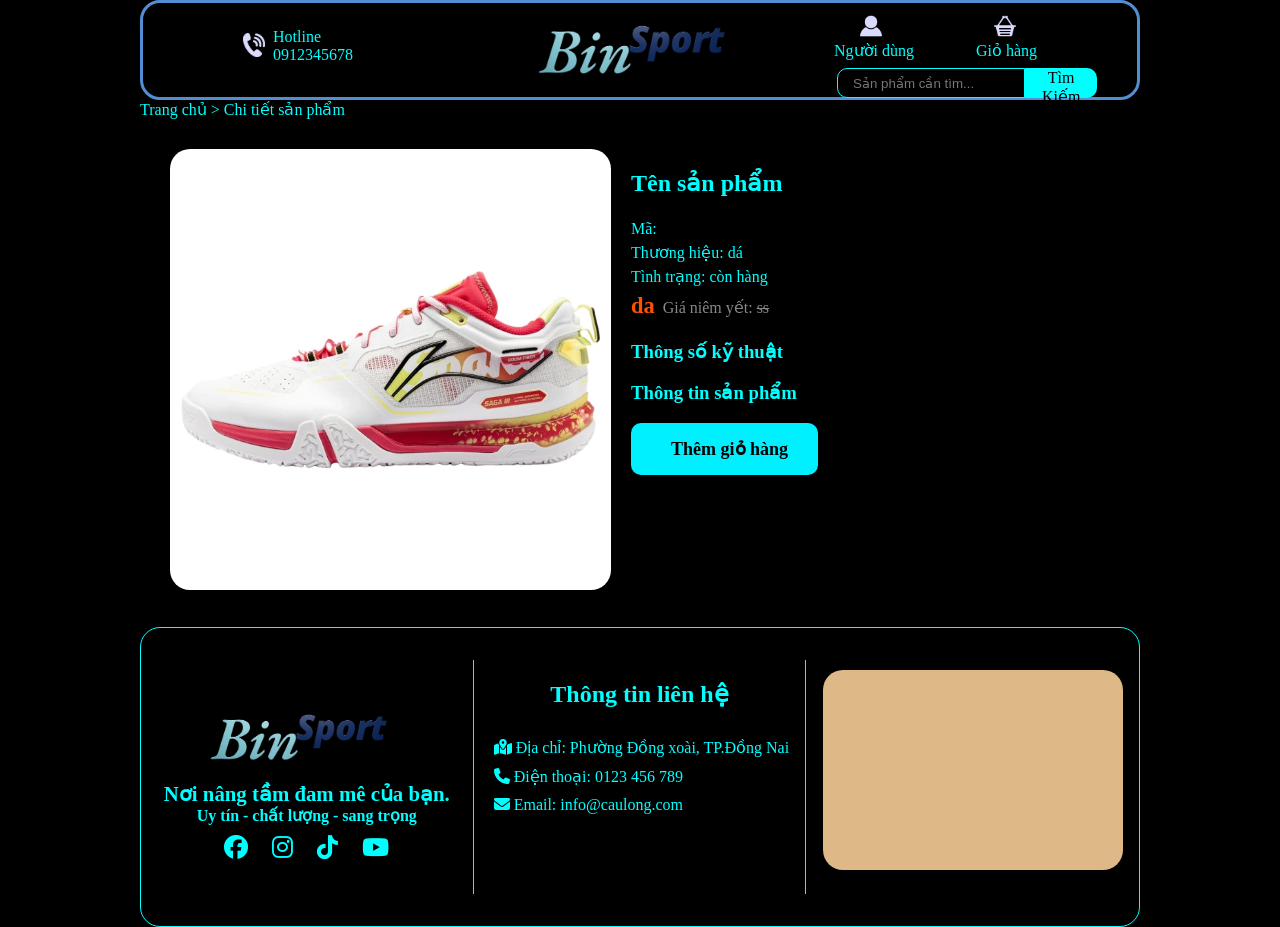
<file: chitietSP.html>
<!DOCTYPE html>
<html lang="en">
<head>
    <meta charset="UTF-8">
    <meta name="viewport" content="width=device-width, initial-scale=1.0">
    <title>Danh sách sản phẩm</title>
    <link rel="stylesheet" href="https://cdnjs.cloudflare.com/ajax/libs/font-awesome/6.5.1/css/all.min.css">
    <link rel="stylesheet" href="css/type.css">
</head>
<body>
    <div id="preloader" >
        <div class="loader" >
            <div class="loader2"></div>
        </div>
    </div>
    <div id="header">
        <div class="left_head">
            <div class="img">
                <img src="./images/phone.png" alt="" width="22" style="filter: invert(100%) sepia(100%) saturate(10000%) hue-rotate(180deg);" >
            </div>
            <div class="hotline">
                <div>
                    Hotline
                </div>
                <div>
                    0912345678
                </div>
            </div>
        </div>
        
        <div >
            <img src="./images/logo.png" alt="logo" width="280"></div>
        <div class="right_head">
            <div class="nguoidung">
                <img src="./images/nguoidung.png" alt="icon_nguoidung"  style="filter: invert(100%) sepia(100%) saturate(10000%) hue-rotate(180deg);" width="22"><br>
                <a href="#">Người dùng</a>
            </div>
            <div class="giohang">
                <img src="./images/giohang.png" alt="icon_nguoidung"  style="filter: invert(100%) sepia(100%) saturate(10000%) hue-rotate(180deg);" width="22"><br>
                <a href="giohang.html">Giỏ hàng <span class="cart-badge" id="cart-badge">0</span></a>
            </div>
            <form action class="frm_search">
                <div class="search_bar">
                    <input class="search" type="text" placeholder="Sản phẩm cần tìm..." name="search" id="search-input" >
                    <button type="submit" class="btn_search" id="search-btn"> Tìm Kiếm</button>

                </div>
            </form>
        </div>
    </div>
    <div>
        <a href="index.html" style="text-decoration: none; color: aqua;">Trang chủ </a><span style="color: aqua;"> > Chi tiết sản phẩm</span>
    </div>
    <div class="chitiet">
        <div class="chitietsp">
            <div class="chitiet-img">
                <img src="images/giay-cau-long-lining-ayav001-5-chinh-hang_1770842855.webp" alt="" id="image">
            </div>
            <div class="chitiet-noidung">
                <h2 id="name">Tên sản phẩm</h2>
                <span>Mã: </span><span id="id"></span><br>
                <span>Thương hiệu: </span><span id="thuonghieu">dá</span><br>
                <span>Tình trạng: còn hàng</span><br>
                <span id="price" class="prd-card-gia-new">da</span><span>&nbsp;</span><span class="niemyet"> Giá niêm yết: <span id="priceOld" class="prd-card-gia-goc">ss</span></span>
                <div>
                    <h3>Thông số kỹ thuật</h3>
                    <ul id="specs" class="none-list"> </ul>
                </div>
                <div>
                    <h3>Thông tin sản phẩm</h3>
                    <ul id="description" class="none-list"></ul>
                </div>
                <button class="btn-giohang" id="add-to-cart">
                    <i class="fa-solid fa-card-plus"></i> Thêm giỏ hàng
        
                </button>
            </div>
        </div>
    </div>
    
    <footer id="footer">
        <div class="footer-logo">
            <img src="images/logo.png" alt="logo">
            <span>Nơi nâng tầm đam mê của bạn.</span>
            <span>Uy tín - chất lượng - sang trọng</span>
            <div>
                <i class="fa-brands fa-facebook"> </i>
                <i class="fa-brands fa-instagram"> </i>
                <i class="fa-brands fa-tiktok"> </i>
                <i class="fa-brands fa-youtube"> </i>
            </div>
        </div>
        <div class="footer-thongtin">
                <h2>Thông tin liên hệ</h2>
                <div>
                    <i class="fa-solid fa-map-location-dot"></i>
                    <span>Địa chỉ: Phường Đồng xoài, TP.Đồng Nai </span>
                </div>
                <div>
                    <i class="fa-solid fa-phone"></i>
                    <span>Điện thoại: 0123 456 789</span>
                </div>
                <div>
                    <i class="fa-solid fa-envelope"></i>
                    <span>Email: info@caulong.com</span>
                </div>
        </div>
        <div class="footer-img-map">
           <iframe src="https://www.google.com/maps/embed?pb=!1m17!1m12!1m3!1d977.3042299065058!2d106.86605626959144!3d11.536291313303742!2m3!1f0!2f0!3f0!3m2!1i1024!2i768!4f13.1!3m2!1m1!2zMTHCsDMyJzEwLjYiTiAxMDbCsDUyJzAwLjEiRQ!5e0!3m2!1svi!2s!4v1779016938579!5m2!1svi!2s" width="300" height="200" style="border:0;" allowfullscreen="" loading="lazy" referrerpolicy="no-referrer-when-downgrade"></iframe>
        </div>

    </footer>
    
    <script src="js/cart-badge.js"></script>
    <script src="js/script.js"></script>
    <script src="js/load.js"></script>
    <script src="js/nhay.js"></script>
    <script type="module" src="js/danhsachSP.js"></script>     
    <script type="module" src="js/chitietSP.js"></script>
</body>
</html>
</file>
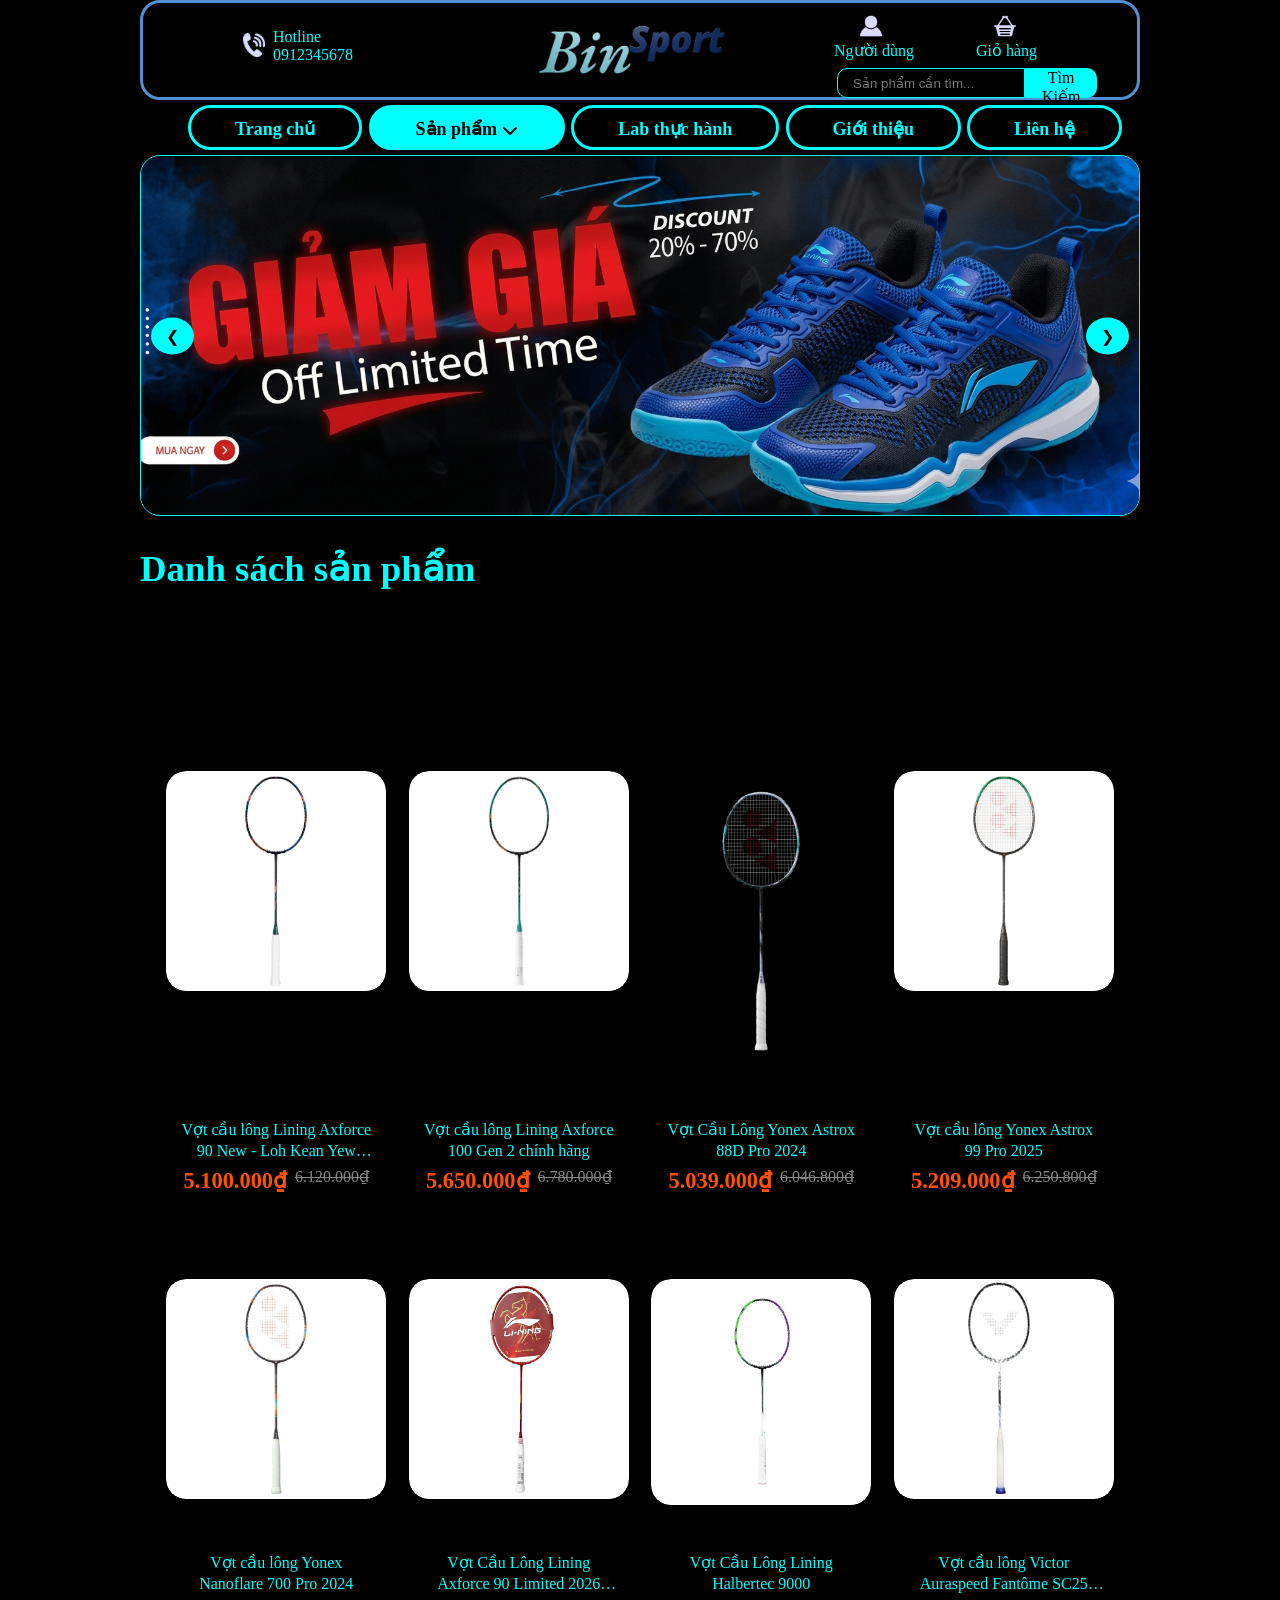
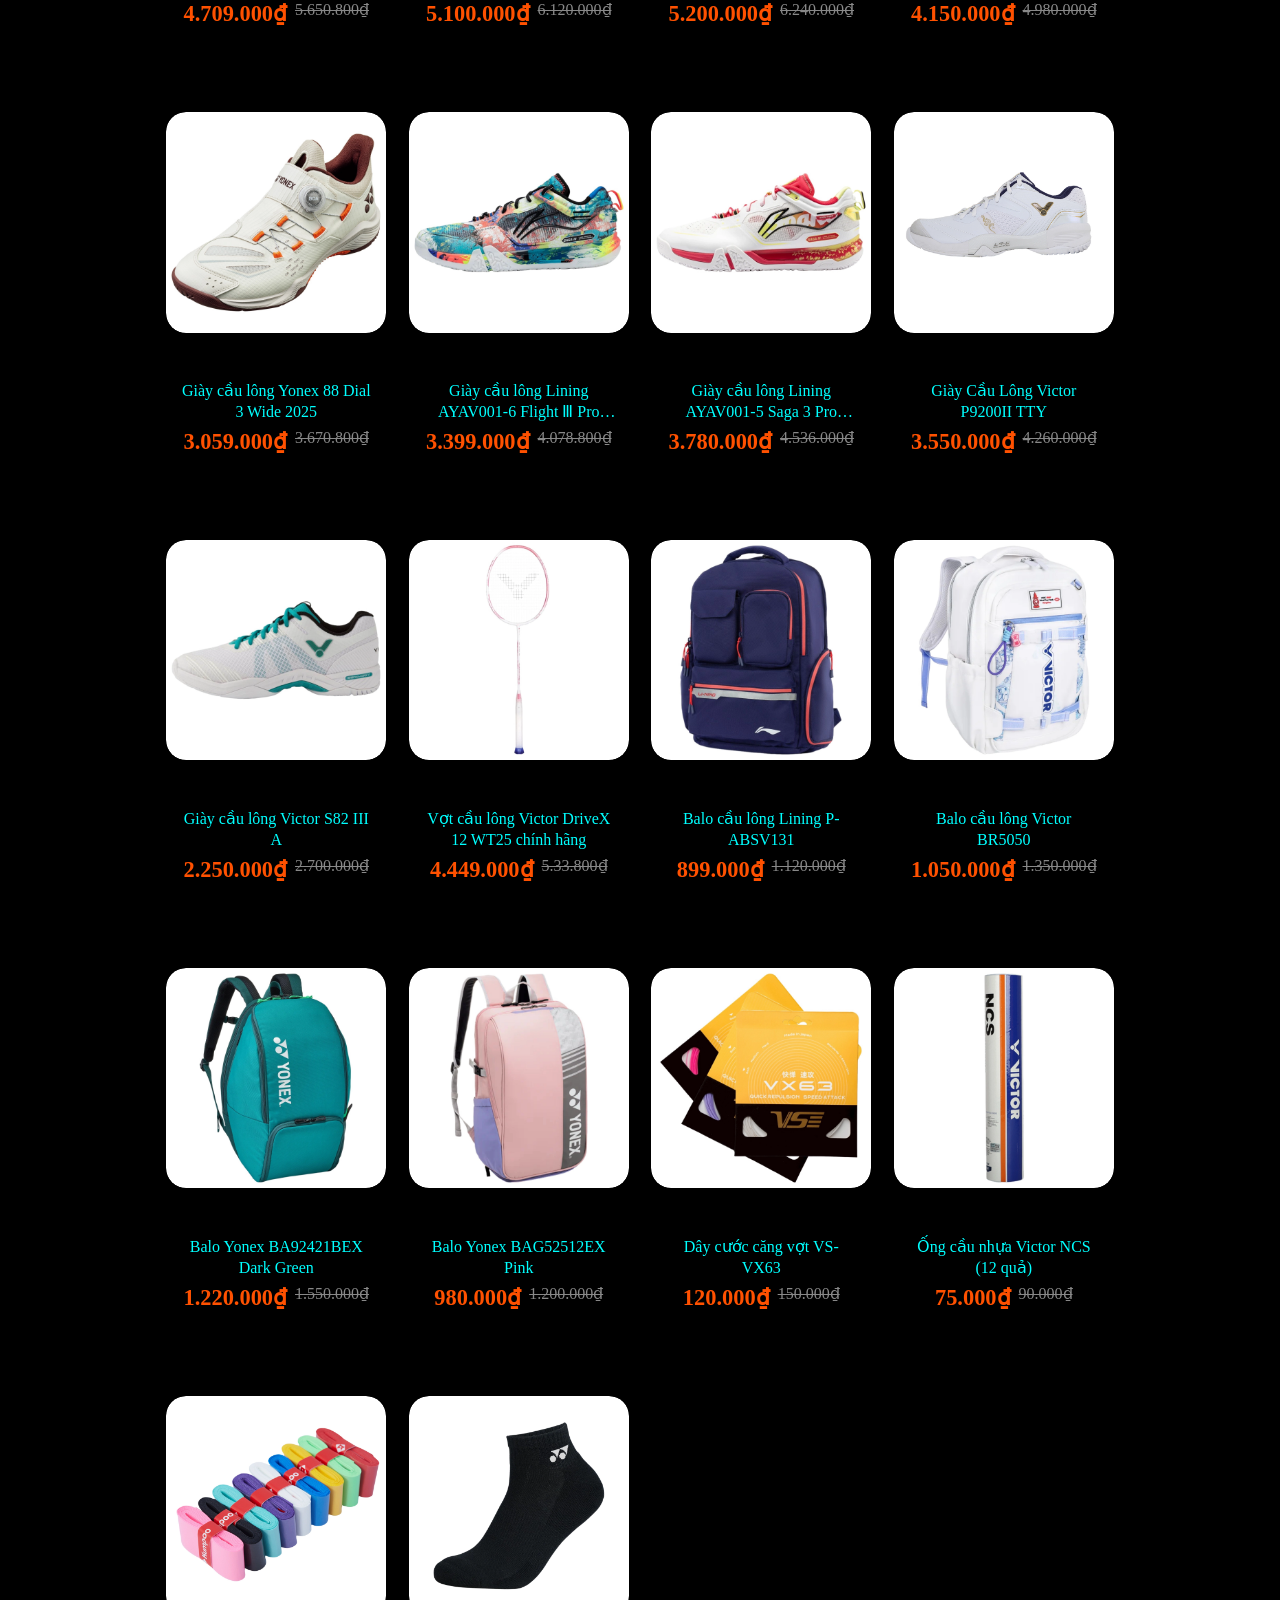
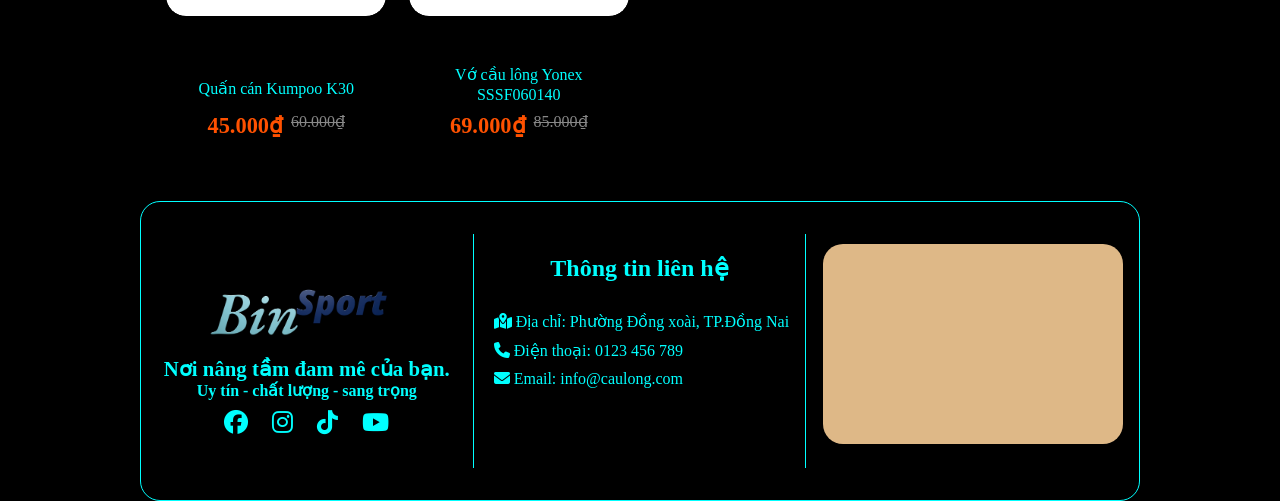
<file: danhsachSP.html>
<!DOCTYPE html>
<html lang="en">
<head>
    <meta charset="UTF-8">
    <meta name="viewport" content="width=device-width, initial-scale=1.0">
    <title>Danh sách sản phẩm</title>
    <link rel="stylesheet" href="https://cdnjs.cloudflare.com/ajax/libs/font-awesome/6.5.1/css/all.min.css">
    <link rel="stylesheet" href="css/type.css">
</head>
<body>
    <div id="preloader" >
        <div class="loader" >
            <div class="loader2"></div>
        </div>
    </div>
    <div id="header">
        <div class="left_head">
            <div class="img">
                <img src="./images/phone.png" alt="" width="22" style="filter: invert(100%) sepia(100%) saturate(10000%) hue-rotate(180deg);" >
            </div>
            <div class="hotline">
                <div>
                    Hotline
                </div>
                <div>
                    0912345678
                </div>
            </div>
        </div>
        <div ><img src="./images/logo.png" alt="logo" width="280"></div>
        <div class="right_head">
            <div class="nguoidung">
                <img src="./images/nguoidung.png" alt="icon_nguoidung"  style="filter: invert(100%) sepia(100%) saturate(10000%) hue-rotate(180deg);" width="22"><br>
                <a href="#">Người dùng</a>
            </div>
            <div class="giohang">
                <img src="./images/giohang.png" alt="icon_nguoidung"  style="filter: invert(100%) sepia(100%) saturate(10000%) hue-rotate(180deg);" width="22"><br>
                <a href="giohang.html">Giỏ hàng <span class="cart-badge" id="cart-badge">0</span></a>
            </div>
            <form action class="frm_search">
                <div class="search_bar">
                    <input class="search" type="text" placeholder="Sản phẩm cần tìm..." name="search" id="search-input" >
                    <button type="submit" class="btn_search" id="search-btn"> Tìm Kiếm</button>

                </div>
            </form>
        </div>
    </div>
    <div id="menu_ngang_">
        <ul id="menu_ngang">
            <li style="background-color: black; "><a href="index.html" style="color: aqua;">Trang chủ</a></li>
            <li class="menu_san_pham" style="background-color: aqua; ">
                <a href="#" style="color: black;">Sản phẩm</a>
                <i class="fa-solid fa-chevron-down arrow " style="color: black;"></i>
                <ul class="sub_menu">
                    <h1>DANH MỤC SẢN PHẨM</h1>
                    <li class="menu_sanpham_con">
                        <a href="#">
                        <h4>VỢT CẦU LÔNG</h4> 
                        <i class="fa-solid fa-chevron-down arrow"></i></a>
                            <ul class="sub_menu_con">
                                <li class="border_bottom"><a href="danhsachSP.html?category=vot-yonex"><h4>VỢT CẦU LÔNG YONEX</h4></a>                                 
                                </li>
                                <li class="border_bottom"><a href="danhsachSP.html?category=vot-lining"><h4>VỢT CẦU LÔNG LINING</h4></a></li>
                                <li class="border_bottom"><a href="danhsachSP.html?category=vot-victor"><h4> VỢT CẦU LÔNG VICTOR</h4></a></li>
                            </ul>
                    </li>
                    <li class="menu_sanpham_con">
                        <a href="danhsachSP.html?category=giay">
                        <h4>GIÀY CẦU LÔNG</h4>
                        <i class="fa-solid fa-chevron-down arrow"></i>
                        </a>
                        <ul class="sub_menu_con chinh">
                            <li class="border_bottom"><a href="danhsachSP.html?category=giay-yonex"><h4>GIÀY CẦU LÔNG YONEX</h4></a></li>
                            <li class="border_bottom"> <a href="danhsachSP.html?category=giay-lining"><h4>GIÀY CẦU LÔNG LINING</h4></a></li>
                            <li class="border_bottom"><a href="danhsachSP.html?category=giay-victor"><h4>GIÀY CẦU LÔNG VICTOR</h4></a></li>
                        </ul>
                    </li>
                    <li class="menu_sanpham_con">
                        <a href="danhsachSP.html?=category=balo">
                            <h4>BALO CẦU LÔNG</h4>
                            <i class="fa-solid fa-chevron-down arrow"></i>
                        </a> 
                        <ul class="sub_menu_con chinh1">
                            <li class="border_bottom"><a href="danhsachSP.html?category=balo-yonex"><h4>BALO CẦU LÔNG YONEX</h4></a></li>
                            <li class="border_bottom"> <a href="danhsachSP.html?category=balo-lining"><h4>BALO CẦU LÔNG LINING</h4></a></li>
                            <li class="border_bottom"><a href="danhsachSP.html?category=balo-victor"><h4>BALO CẦU LÔNG VICTOR</h4></a></li>
                        </ul>
                    </li>
                    <li class="menu_sanpham_con"><a href="#">
                            <h4>PHỤ KIỆN CẦU LÔNG</h4>
                            <i class="fa-solid fa-chevron-down arrow"></i>
                        </a>
                        <ul class="sub_menu_con chinh2">
                            <li class="border_bottom"><a href="#"><h4>VỚ CẦU LÔNG</h4></a></li>
                            <li class="border_bottom"><a href="#"><h4>ỐNG QUẢ CẦU LÔNG</h4></a></li>
                            <li class="border_bottom"><a href="#"><h4>LƯỚI CẦU LÔNG</h4></a></li>
                        </ul>
                    </li>
                </ul>
            </li>
            <li><a href="Lab_thuc_hanh.html">Lab thực hành</a></li>
            <li><a href="#">Giới thiệu</a></li>
            <li><a href="lienhe.html">Liên hệ </a></li>
        </ul>
    </div>
    <div class="banner">
        <div class="slider" id="slider">
            <img src="images/banner.png" alt="banner1"> 
            <img src="images/banner1.png" alt="banner2"> 
            <img src="images/banner2.png" alt="banner3"> 
        </div>
        <button class="btn next" onclick="nextslide()">&#10095</button>
        <button class="btn prev" onclick="prevslide()">&#10094</button>
    </div>
    <h2 class="tieu_de" id="page-title">Danh sách sản phẩm</h2>
    <div class="sanpham_vot">
        <div class="noidung_vot">
            <div class="content_vot">
                <div class="content_vot_list" id="product-vot"></div>
            </div>
        </div>
    </div>
    
    <footer id="footer">
        <div class="footer-logo">
            <img src="images/logo.png" alt="logo">
            <span>Nơi nâng tầm đam mê của bạn.</span>
            <span>Uy tín - chất lượng - sang trọng</span>
            <div>
                <i class="fa-brands fa-facebook"> </i>
                <i class="fa-brands fa-instagram"> </i>
                <i class="fa-brands fa-tiktok"> </i>
                <i class="fa-brands fa-youtube"> </i>
            </div>
        </div>
        <div class="footer-thongtin">
                <h2>Thông tin liên hệ</h2>
                <div>
                    <i class="fa-solid fa-map-location-dot"></i>
                    <span>Địa chỉ: Phường Đồng xoài, TP.Đồng Nai </span>
                </div>
                <div>
                    <i class="fa-solid fa-phone"></i>
                    <span>Điện thoại: 0123 456 789</span>
                </div>
                <div>
                    <i class="fa-solid fa-envelope"></i>
                    <span>Email: info@caulong.com</span>
                </div>
        </div>
        <div class="footer-img-map">
           <iframe src="https://www.google.com/maps/embed?pb=!1m17!1m12!1m3!1d977.3042299065058!2d106.86605626959144!3d11.536291313303742!2m3!1f0!2f0!3f0!3m2!1i1024!2i768!4f13.1!3m2!1m1!2zMTHCsDMyJzEwLjYiTiAxMDbCsDUyJzAwLjEiRQ!5e0!3m2!1svi!2s!4v1779016938579!5m2!1svi!2s" width="300" height="200" style="border:0;" allowfullscreen="" loading="lazy" referrerpolicy="no-referrer-when-downgrade"></iframe>
        </div>

    </footer>
    
    <script src="js/cart-badge.js"></script>
    <script src="js/script.js"></script>
    <script src="js/load.js"></script>
    <script src="js/nhay.js"></script>
    <script type="module" src="js/danhsachSP.js"></script>     
</body>
</html>
</file>
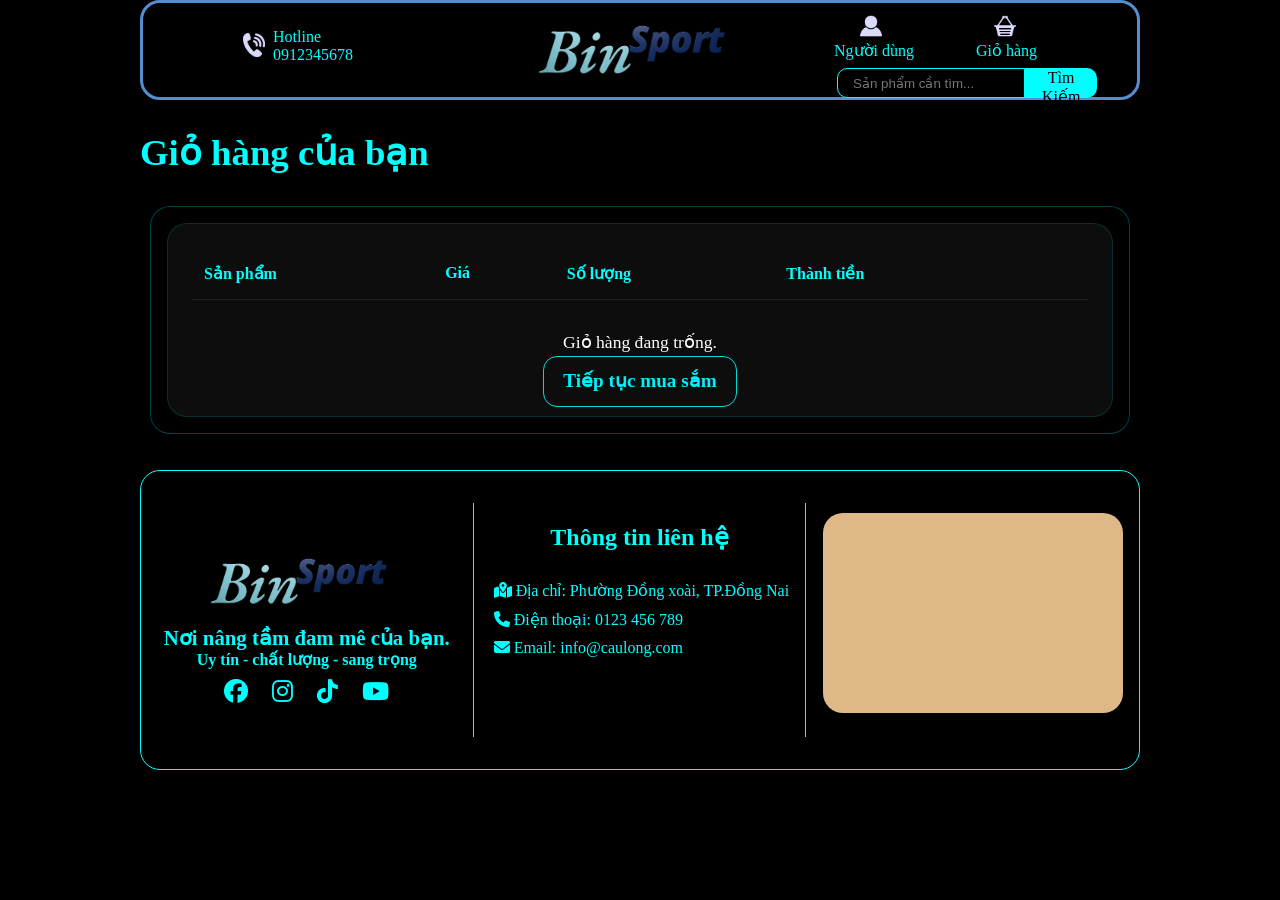
<file: giohang.html>
<!DOCTYPE html>
<html lang="en">
<head>
    <meta charset="UTF-8">
    <meta name="viewport" content="width=device-width, initial-scale=1.0">
    <title>Giỏ hàng</title>
    <link rel="stylesheet" href="https://cdnjs.cloudflare.com/ajax/libs/font-awesome/6.5.1/css/all.min.css">
    <link rel="stylesheet" href="css/type.css">
</head>
<body>
    <div id="preloader">
        <div class="loader">
            <div class="loader2"></div>
        </div>
    </div>
    <div id="header">
        <div class="left_head">
            <div class="img">
                <img src="./images/phone.png" alt="" width="22" style="filter: invert(100%) sepia(100%) saturate(10000%) hue-rotate(180deg);" >
            </div>
            <div class="hotline">
                <div>
                    Hotline
                </div>
                <div>
                    0912345678
                </div>
            </div>
        </div>
        <div ><img src="./images/logo.png" alt="logo" width="280"></div>
        <div class="right_head">
            <div class="nguoidung">
                <img src="./images/nguoidung.png" alt="icon_nguoidung" style="filter: invert(100%) sepia(100%) saturate(10000%) hue-rotate(180deg);" width="22"><br>
                <a href="#">Người dùng</a>
            </div>
            <div class="giohang">
                <img src="./images/giohang.png" alt="icon_nguoidung" style="filter: invert(100%) sepia(100%) saturate(10000%) hue-rotate(180deg);" width="22"><br>
                <a href="giohang.html">Giỏ hàng <span class="cart-badge" id="cart-badge">0</span></a>
            </div>
            <form action="danhsachSP.html" method="get" class="frm_search">
                <div class="search_bar">
                    <input class="search" type="text" placeholder="Sản phẩm cần tìm..." name="search" id="search-input" >
                    <button type="submit" class="btn_search" id="search-btn">Tìm Kiếm</button>
                </div>
            </form>
        </div>
    </div>
    

    <h2 class="tieu_de">Giỏ hàng của bạn</h2>
    <div class="giohang_main">
        <div class="giohang_content">
            <div class="giohang_table_wrapper">
                <table class="cart-table">
                    <thead>
                        <tr>
                            <th>Sản phẩm</th>
                            <th>Giá</th>
                            <th>Số lượng</th>
                            <th>Thành tiền</th>
                            <th></th>
                        </tr>
                    </thead>
                    <tbody id="cart-items"></tbody>
                </table>
                <div id="cart-empty" class="cart-empty">
                    <p>Giỏ hàng đang trống.</p>
                    <a href="index.html" class="btn-inner_"><span class="text">Tiếp tục mua sắm</span></a>
                </div>
            </div>
            <aside class="cart-summary" id="cart-summary">
                <h3>Đơn hàng</h3>
                <div class="summary-row">
                    <span>Tổng sản phẩm</span>
                    <strong id="cart-count">0</strong>
                </div>
                <div class="summary-row">
                    <span>Tổng tiền</span>
                    <strong id="cart-total">0₫</strong>
                </div>
                <div class="cart-actions">
                    <button id="clear-cart" class="btn-inner_"><span class="text">Xóa giỏ hàng</span></button>
                    <button id="checkout-btn" class="btn-inner_"><span class="text">Thanh toán</span></button>
                </div>
            </aside>
        </div>
    </div>

    <footer id="footer">
        <div class="footer-logo">
            <img src="images/logo.png" alt="logo">
            <span>Nơi nâng tầm đam mê của bạn.</span>
            <span>Uy tín - chất lượng - sang trọng</span>
            <div>
                <i class="fa-brands fa-facebook"></i>
                <i class="fa-brands fa-instagram"></i>
                <i class="fa-brands fa-tiktok"></i>
                <i class="fa-brands fa-youtube"></i>
            </div>
        </div>
        <div class="footer-thongtin">
            <h2>Thông tin liên hệ</h2>
            <div>
                <i class="fa-solid fa-map-location-dot"></i>
                <span>Địa chỉ: Phường Đồng xoài, TP.Đồng Nai </span>
            </div>
            <div>
                <i class="fa-solid fa-phone"></i>
                <span>Điện thoại: 0123 456 789</span>
            </div>
            <div>
                <i class="fa-solid fa-envelope"></i>
                <span>Email: info@caulong.com</span>
            </div>
        </div>
        <div class="footer-img-map">
            <iframe src="https://www.google.com/maps/embed?pb=!1m17!1m12!1m3!1d977.3042299065058!2d106.86605626959144!3d11.536291313303742!2m3!1f0!2f0!3f0!3m2!1i1024!2i768!4f13.1!3m2!1m1!2zMTHCsDMyJzEwLjYiTiAxMDbCsDUyJzAwLjEiRQ!5e0!3m2!1svi!2s!4v1779016938579!5m2!1svi!2s" width="300" height="200" style="border:0;" allowfullscreen="" loading="lazy" referrerpolicy="no-referrer-when-downgrade"></iframe>
        </div>
    </footer>

    <script src="js/cart-badge.js"></script>
    <script src="js/load.js"></script>
    <script src="js/nhay.js"></script>
    <script src="js/giohang.js"></script>
</body>
</html>
</file>
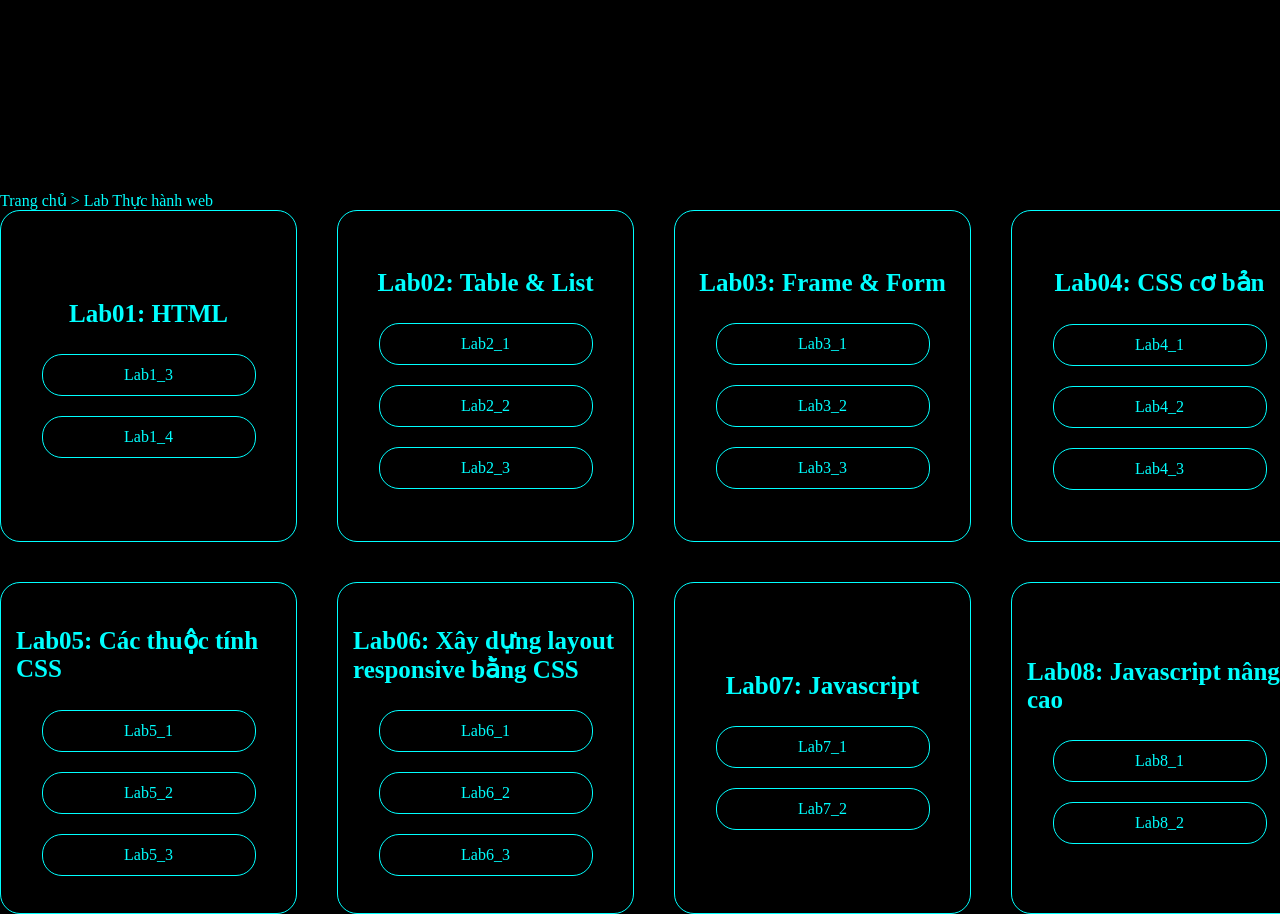
<file: Lab_thuc_hanh.html>
<!DOCTYPE html>
<html lang="en">
<head>
    <meta charset="UTF-8">
    <meta name="viewport" content="width=device-width, initial-scale=1.0">
    <title>Document</title>
</head>
<body>
    <style>
        body{
            background-color: black;
            width: 1500px;
            /* border: 1px solid aqua; */
            margin: 0 auto;
            display: flex;
            height: 900px;
            /* align-items: center; */
            flex-direction: column;
            justify-content: center;

        }
        .lab{            
            width: 100%;
            top: 50%;
            /* position: relative; */
            height: 500px;
            /* border: 1px solid aqua; */
            display: flex;
            gap: 40px;
            flex-wrap: wrap;
        }
        .lab-box{
            color: aqua;
            width: 265px;
            display: flex;
            /* float: left; */
            height: 300px;
            padding: 15px 15px;
            justify-content: center;
            border: 1px solid aqua;
            border-radius: 20px;
            flex-direction: column;
            align-items: center;
            transition: all 0.3s ease-in-out;
        }
        .bai_lab{
            width: 80%;
             height: 40px;
             border-radius: 20px;
            border: 1px solid aqua;
            align-items: center;
            display: flex;
            margin: 10px 0 ;
            justify-content: center;
            transition: all 0.3s ease-in-out;
        }
        .bai_lab:hover {
            transform: translateY(-5px);
            box-shadow: 0 0 20px rgba(0, 255, 255, 0.571);
        }
        .lab-box:hover{
            transform: translateY(-5px);
            box-shadow: 0 8px 18px rgba(0, 255, 255, 0.443);
        }
        a{
            /* display: block; */
            text-decoration: none;
            color: aqua;
        }
        .lab-box h1{
            display: block;
            font-size: 25px;
        }
        span
        {
            color: aqua;
        }
    </style>
    
    <div>
    <a href="index.html">Trang chủ </a><span> > Lab Thực hành web</span></div>
    <div class="lab">
        <div class="lab-box">
            <h1>Lab01: HTML</h1>
            <div class="bai_lab">
                <a href="lab/Lab01/Vi_du/Lab1_bai4,5.html">Lab1_3</a>
            </div>
            <div class="bai_lab">
                <a href="lab/Lab01/Vi_du/Lab1_bai4,5.html">Lab1_4</a>
            </div>
        </div>
        <div class="lab-box">
            <h1>Lab02: Table & List</h1>
            <div class="bai_lab">
                <a href="lab/Lab02/Vi_du_Lab01/lab02_bai1.html">Lab2_1</a>
            </div>
            <div class="bai_lab">
                <a href="lab/Lab02/Vi_du_Lab01/lab02_bai2.html">Lab2_2</a>
            </div>
            <div class="bai_lab">
                <a href="lab/Lab02/Vi_du_Lab01/lab02_bai3.html">Lab2_3</a>
            </div>
        </div>
        <div class="lab-box">
            <h1>Lab03: Frame & Form</h1>
            <div class="bai_lab">
                <a href="lab/Lab03/Vi_du_Lab01/lab03_bai1.html">Lab3_1</a>
            </div>
            <div class="bai_lab">
                <a href="lab/Lab03/Vi_du_Lab01/lab03_bai2.html">Lab3_2</a>
            </div>
            <div class="bai_lab">
                <a href="lab/Lab03/Vi_du_Lab01/lab03_bai3.html">Lab3_3</a>
            </div>
        </div>
        <div class="lab-box">
            <h1>Lab04: CSS cơ bản</h1>
            <div class="bai_lab">
                <a href="lab/Lab04/Vi_du/lab04_1.html">Lab4_1</a>
            </div>
            <div class="bai_lab">
                <a href="lab/Lab04/Vi_du/lab04_2.html">Lab4_2</a>
            </div>
            <div class="bai_lab">
                <a href="lab/Lab04/Vi_du/lab04_3.html">Lab4_3</a>
            </div>
        </div>
        <div class="lab-box">
            <h1>Lab05: Các thuộc tính CSS</h1>
            <div class="bai_lab">
                <a href="lab/lab05/Lab05/Vi_du/lab05_1.html">Lab5_1</a>
            </div>
            <div class="bai_lab">
                <a href="lab/lab05/Lab05/lab05_2.html">Lab5_2</a>
            </div>
            <div class="bai_lab">
                <a href="lab/lab05/Lab05/Bai_2/lab5_3.html">Lab5_3</a>
            </div>
        </div>
        <div class="lab-box">
            <h1>Lab06: Xây dựng layout responsive bằng CSS</h1>
            <div class="bai_lab">
                <a href="lab/Lab06/Vi_du/lab06_3.html">Lab6_1</a>
            </div>
            <div class="bai_lab">
                <a href="lab/Lab06/Vi_du/lab06_3.html">Lab6_2</a>
            </div>
            <div class="bai_lab">
                <a href="lab/Lab06/Bai_2_Minh_hoa_layout/lab06_2.html">Lab6_3</a>
            </div>
        </div>
        <div class="lab-box">
            <h1>Lab07: Javascript</h1>
            <div class="bai_lab">
                <a href="lab/Lab07/Vi_du/lab07_1.html">Lab7_1</a>
            </div>
            <div class="bai_lab">
                <a href="lab/Lab07/demo_bai_2/lab07_2.html">Lab7_2</a>
            </div>
        </div>
        <div class="lab-box">
            <h1>Lab08: Javascript nâng cao</h1>
            <div class="bai_lab">
                <a href="lab/Lab08/Vi_du_1/lab8_1.html">Lab8_1</a>
            </div>
            <div class="bai_lab">
                <a href="lab/Lab08/Vi_du_1/lab08_2.html">Lab8_2</a>
            </div>
        </div>

    </div>
</body>
</html>
</file>
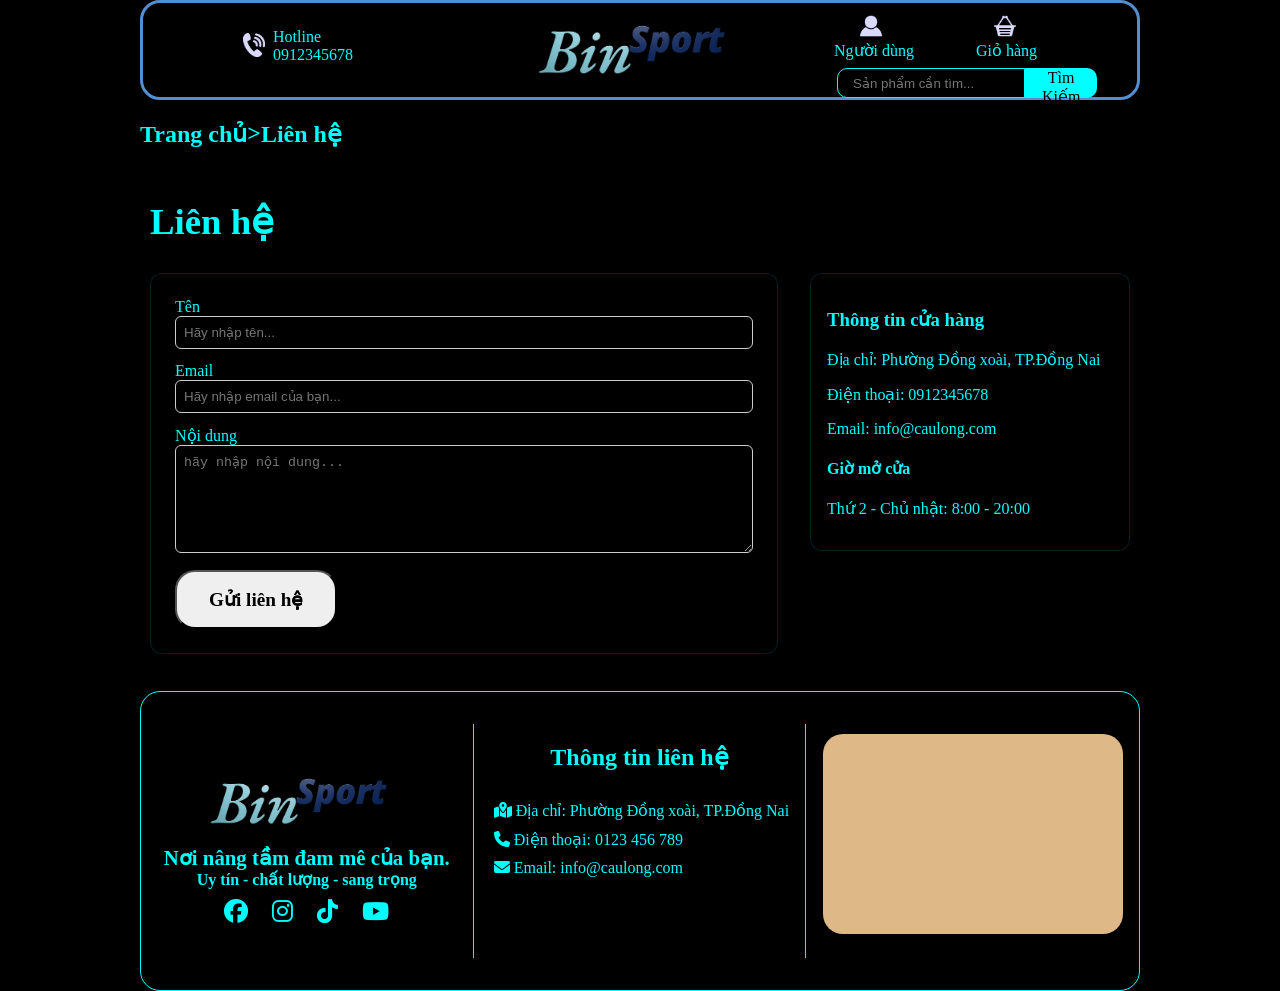
<file: lienhe.html>
<!DOCTYPE html>
<html lang="en">
<head>
    <meta charset="UTF-8">
    <meta name="viewport" content="width=device-width, initial-scale=1.0">
    <title>Liên hệ</title>
    <link rel="stylesheet" href="https://cdnjs.cloudflare.com/ajax/libs/font-awesome/6.5.1/css/all.min.css">
    <link rel="stylesheet" href="css/type.css">
</head>
<body>
    <style>
        .btn-innerr{
            gap: 0.6rem;
    display: flex;
    align-items: center;
    justify-content: center;
    padding: 1rem 2rem;
    transition: all 0.3s ease-in-out;
        }
        .btn-innerr:hover{
            box-shadow: 0 1px 20px rgba(0, 255, 255, 0.548);
            transform: translateY(-3px);
            background-color: #ccc;
        }
    </style>
        <div id="preloader" >
        <div class="loader" >
            <div class="loader2"></div>
        </div>
    </div>
    <div id="header">
        <div class="left_head">
            <div class="img"><img src="./images/phone.png" alt="" width="22" style="filter: invert(100%) sepia(100%) saturate(10000%) hue-rotate(180deg);"></div>
            <div class="hotline"><div>Hotline</div><div>0912345678</div></div>
        </div>
        <div><img src="./images/logo.png" alt="logo" width="280"></div>
        <div class="right_head">
            <div class="nguoidung"><img src="./images/nguoidung.png" width="22" style="filter: invert(100%) sepia(100%) saturate(10000%) hue-rotate(180deg);"><br><a href="#">Người dùng</a></div>
            <div class="giohang"><img src="./images/giohang.png" width="22" style="filter: invert(100%) sepia(100%) saturate(10000%) hue-rotate(180deg);"><br><a href="giohang.html">Giỏ hàng <span class="cart-badge" id="cart-badge">0</span></a></div>
            <form action="danhsachSP.html" method="get" class="frm_search">
                <div class="search_bar">
                    <input class="search" type="text" placeholder="Sản phẩm cần tìm..." name="search" id="search-input">
                    <button type="submit" class="btn_search" id="search-btn">Tìm Kiếm</button>
                </div>
            </form>
        </div>
    </div>

    <div style="display: flex;"><a href="index.html" style="text-decoration: none; color: aqua;"><h2> Trang chủ </h2></a><span style="color: aqua;"><h2> > </h2></span><span style="color: aqua;"> <h2> Liên hệ</h2></span></div>

    <main style="width:980px;margin:2rem auto;color:aqua;">
        <h2 class="tieu_de">Liên hệ</h2>
        <div style="display:flex;gap:2rem;align-items:flex-start;">
            <form id="contact-form" style="flex:1;background:rgba(0,0,0,0.5);padding:1.5rem;border-radius:12px;border:1px solid rgba(0,255,255,0.12);">
                <div style="margin-bottom:0.8rem;"><label>Tên</label><br><input type="text" name="name" id="name" required placeholder="Hãy nhập tên..." style="width:100%; padding:8px; border-radius:6px; border:1px solid #ccc; background-color: black; color: aqua; "><span id="ten"></span></div>
                <div style="margin-bottom:0.8rem;"><label>Email</label><br><input type="email" name="email" id="gmail" required placeholder="Hãy nhập email của bạn..." style="width:100%; padding:8px; border-radius:6px; border:1px solid #ccc; background-color: black; color: aqua;"><span id="email"></span></div>
                <div style="margin-bottom:0.8rem;"><label>Nội dung</label><br><textarea name="message" rows="6" id="message" required placeholder="hãy nhập nội dung..." style="width:100%; padding:8px; border-radius:6px; border:1px solid #ccc; background-color: black; color: aqua;"></textarea><span id="noidung"></span></div>
                <button type="submit" class="btn-innerr" onclick="text()" style="border-radius: 20px;"><span class="text" >Gửi liên hệ</span></button>
            </form>
            <aside style="width:320px;background:rgba(0,0,0,0.5);padding:1rem;border-radius:12px;border:1px solid rgba(0,255,255,0.12);">
                <h3>Thông tin cửa hàng</h3>
                <p>Địa chỉ: Phường Đồng xoài, TP.Đồng Nai</p>
                <p>Điện thoại: 0912345678</p>
                <p>Email: info@caulong.com</p>
                <h4>Giờ mở cửa</h4>
                <p>Thứ 2 - Chủ nhật: 8:00 - 20:00</p>
            </aside>
        </div>
    </main>

    <footer id="footer"> 
        <div class="footer-logo">
            <img src="images/logo.png" alt="logo">
            <span>Nơi nâng tầm đam mê của bạn.</span>
            <span>Uy tín - chất lượng - sang trọng</span>
            <div>
                <i class="fa-brands fa-facebook"> </i>
                <i class="fa-brands fa-instagram"> </i>
                <i class="fa-brands fa-tiktok"> </i>
                <i class="fa-brands fa-youtube"> </i>
            </div>
        </div>
        <div class="footer-thongtin">
                <h2>Thông tin liên hệ</h2>
                <div>
                    <i class="fa-solid fa-map-location-dot"></i>
                    <span>Địa chỉ: Phường Đồng xoài, TP.Đồng Nai </span>
                </div>
                <div>
                    <i class="fa-solid fa-phone"></i>
                    <span>Điện thoại: 0123 456 789</span>
                </div>
                <div>
                    <i class="fa-solid fa-envelope"></i>
                    <span>Email: info@caulong.com</span>
                </div>
        </div>
        <div class="footer-img-map">
           <iframe src="https://www.google.com/maps/embed?pb=!1m17!1m12!1m3!1d977.3042299065058!2d106.86605626959144!3d11.536291313303742!2m3!1f0!2f0!3f0!3m2!1i1024!2i768!4f13.1!3m2!1m1!2zMTHCsDMyJzEwLjYiTiAxMDbCsDUyJzAwLjEiRQ!5e0!3m2!1svi!2s!4v1779016938579!5m2!1svi!2s" width="300" height="200" style="border:0;" allowfullscreen="" loading="lazy" referrerpolicy="no-referrer-when-downgrade"></iframe>
        </div>
    </footer>

    <script src="js/cart-badge.js"></script>
    <script src="js/load.js"></script>
    <script src="js/nhay.js"></script>
    <script>
        function text(){

            const nameInput = document.getElementById('name');
            const emailInput = document.getElementById('gmail');
            const messageInput = document.getElementById('message');
            const nameError = document.getElementById('ten');
            const emailError = document.getElementById('email');
            const messageError = document.getElementById('noidung');

            const nameValue = nameInput.value.trim();
            const emailValue = emailInput.value.trim();
            const messageValue = messageInput.value.trim();

            function validateEmail(value) {
                const emailRegex = /\S+@\S+\.\S+/;
                return emailRegex.test(value);
            }

            let isValid = true;

            if (nameValue === '') {
                nameError.textContent = 'Vui lòng nhập tên của bạn.';
                isValid = false;
            } else {
                nameError.textContent = '';
            }

            if (emailValue === '' || !validateEmail(emailValue)) {
                emailError.textContent = 'Vui lòng nhập địa chỉ email hợp lệ.';
                isValid = false;
            } else {
                emailError.textContent = '';
            }

            if (messageValue === '') {
                messageError.textContent = 'Vui lòng nhập nội dung liên hệ.';
                isValid = false;
            } else {
                messageError.textContent = '';
            }

            if (!isValid) {
                return;
            }

            alert('Cảm ơn. Chúng tôi đã nhận được yêu cầu của bạn.');
            this.reset();
        };
    </script>
</body>
</html>
</file>
<file: css/type.css>
body{
    background-color: black;
    width: 1000px;
    margin: 0 auto;
    /* border: 1px solid aqua; */
    /* margin-left: 400px; */
}
*{
    box-sizing: border-box;
}
#preloader{
    position: fixed;
    width: 100%;
    height: 100%;
    top: 0;
    left: 0;
    background-color: black;
    z-index: 99999999;
    display: flex;
    align-items: center;
    justify-content: center;
    transition: opacity 1s ease-in-out, transform 1s ease-in-out;
    animation: hideLoader 1s forwards ;
    animation-delay: 1s;
}
@keyframes hideLoader{
    to{
    color: #00f0ff;
        visibility: hidden;
    }
}
#preloader.fade-out{
    opacity: 0;
    transform: scale(1.5);
}
.loader{
    position: absolute;
    width: 60px;
    height: 60px;
    /* top: 50%; */
    /* left: 50%; */
    margin-top: -13px;
    border-radius: 60px;
    animation: spin 0.8s linear infinite;
    margin-left: -13px;
}
.loader2{
    position: absolute;
    width: 30px;
    height: 30px;
    top: 50%;
    left: 50%;
    margin-top: -15.4px;
    border-radius: 60px;
    animation: spin1 0.5s linear infinite;
    margin-left: -15.4px;
}
@keyframes spin1{
    0%{
        transform: rotate(360deg);
        border: 4px solid aqua;
        border-left-color:transparent ;
        border-right-color:transparent ;
    }
    50%{
        transform: rotate(180deg);
        border: 4px solid red;
        border-left-color:transparent ;
        border-right-color:transparent ;
    }
    100%{
        transform: rotate(0deg);
        border: 4px solid rgba(0, 255, 8, 0.765);
        border-left-color:transparent ;
        border-right-color:transparent ;
    }
}
@keyframes spin{
    0%{
        transform: rotate(0deg);
        border: 4px solid aqua;
        border-left-color:transparent ;
        border-right-color:transparent ;
    }
    50%{
        transform: rotate(180deg);
        border: 4px solid red;
        border-left-color:transparent ;
        border-right-color:transparent ;
    }
    100%{
        transform: rotate(360deg);
        border: 4px solid rgba(0, 255, 8, 0.765);
        border-left-color:transparent ;
        border-right-color:transparent ;
    }
}

h1{
    font-size: 23px;
    font-weight: bold;
    color: aqua;
    margin-left: 14px;
}
/* header */
#header{
    width: 1000px;
    margin: 0;
    /* margin-left: 400px; */
    display: flex;
    border-color:rgb(83, 142, 210); ;
    border-style: solid;
    /* background-color: rgb(83, 142, 210); */
    height: 100px;
    border-radius: 20px;
}
.left_head{
    width: 1000px;
    /* height: 40px; */
    color: aqua;
    display: flex;
}
.right_head{
    width: 1000px;
    /* height: 40px; */
    /* background-color: aqua; */
    display: flex;
}
.img{
    margin: 30px 0 0 100px;
}
.hotline{
    margin-top: 25px;
    margin-left: 8px;
}
.nguoidung{
    margin-left: 80px;
    margin-top: 12px;
    cursor: pointer;
    transition: all 0.3s ease-in-out;
}
.nguoidung:hover
{
    transform: scale(1.05);
}
.nguoidung a{
    text-decoration: none;
    color: aqua;
    margin-left: -26px;

}
.giohang{
    margin-top: 12px;
    margin-left: 80px;
    transition: all 0.3s ease-in-out;
    cursor: pointer;
}
.giohang:hover
{
    transform: scale(1.05);
}
.giohang a{
    text-decoration: none;
    color: aqua;
    margin-left: -18px;
}

.cart-badge{
    display: none;
    min-width: 20px;
    height: 20px;
    padding: 0 6px;
    background: #ff3b30;
    color: #fff;
    border-radius: 20px;
    font-size: 12px;
    line-height: 20px;
    text-align: center;
    vertical-align: middle;
    margin-left: 6px;
}
.frm_search{
    height: 100%;
    width:60px;
    /* top: 40px; */
}
.search_bar
{
    align-items: center;
    display: flex;
    margin-top: 60px;
    margin-left: -200px;
    height: 40px;
    /* background-color: aqua; */
}

.search{
    padding-left: 15px;
    flex: 1;
    border-radius: 10px 0 0 10px;
    outline: none;
    color: aqua;
    border: 1px solid aqua;
    height: calc(100% - 10px);
    background-color: black;
}
[type=button]:not(:disabled), [type=reset]:not(:disabled),
[type=submit]:not(:disabled), button:not(:disabled)
{
    cursor: pointer;
}
button{
    margin: 0;
    font-family: inherit;
    font-size: inherit;
    line-height: inherit;
}
.btn_search{
    border-radius: 0 10px 10px 0 ;
    outline: none;
    border: 0 solid aqua;
    height: calc(100% - 10px);
    background-color: aqua;
    transition: all 0.4s ease-in-out;
}
.btn_search:hover{
    background-color: #ffffff;
    transform: scale(1.02);
}
/* menu ngang */
#menu_ngang_{
    width: 980px;
    position: sticky;
    top: 0;
    z-index: 99999;
    margin: 5px;
}
#menu_ngang{
    width:980px;
    margin: 0 auto;
    /* border-style: solid; */
    /* margin-left: 370px; */
    /* border-color:aqua ; */
    /* background-color: aqua; */
    height: 45px;
    display: flex;
    border-radius: 6px;
    list-style-type: none;
    /* align-items: center; */
}
#menu_ngang > li{
    padding: 10px 44px;
    margin: 0 auto;
    border-radius: 100px;
    border-style: solid;
    border-color: aqua;
    background-color: black;
    cursor: pointer;
    transition: all 0.4s ease-in-out;

}
#menu_ngang > li:hover > a
{
    color: black;
    transition: all 0.4s ease-in-out;
    
}
#menu_ngang > li:hover{
    padding: 10px 56px;
    background-color:aqua;
    border-radius: 100px;
    transition: all 0.4s ease-in-out;
    transform: scale(1.04);
}
#menu_ngang > li:first-child > a{
    color: black;
}
#menu_ngang > li:first-child {

    background-color:aqua;
}
#menu_ngang > li > a{
    text-decoration: none;
    font-size: 18px;
    color:  aqua;
    font-weight: bold;
}
/* menu con xổ xuống */
.menu_san_pham{
    display: flex;
    position: relative;
    /* z-index: 500; */
}
.menu_san_pham:hover{
    z-index: 101;
}
/* tạo icon của sản phẩm */
.menu_san_pham > .arrow{
    color: aqua;
    margin-top: 4px;
    margin-left: 5px;
    transition: all 0.4s ease-in-out;
}
.menu_san_pham:hover > .arrow
{
    color: black;
    transition: all 0.4s ease-in-out;
    transform: rotate(180deg);
}
.sub_menu{
    opacity: 0;
    visibility: hidden;
    transform: translateY(0px);
    width: 940px;
    height: 330px;
    transition: all 0.4s ease-in-out;
    position: absolute;
    border: 1px solid aqua;
    border-radius: 10px;
    padding: 0;
    cursor: default;
    /* padding-top: 10px; */
    margin-top: 34px;
    margin-left: -250px;
    transition-delay: 0.2s;
    /* z-index: 501; */
    background-color: black;
    
}
/* icon của sub_menu */
.sub_menu > li > a> .arrow{
    color: aqua;
    transform: rotate(270deg);
    position: fixed;
    transition: all 0.4s ease-in-out;
    margin-left:250px;
    margin-top: -36px;
    /* padding: 0px 0px; */
}
.sub_menu > li:hover >a >.arrow
{
    color:azure;
} 
.sub_menu > li> a{
    transition: all 0.4s ease-in-out;

}
.sub_menu > li{
   /* border: 0 none black; */
   width: 260px;
   cursor: pointer;
     /* border: 1px solid aqua; */
   list-style-type: none;
    margin: 0 0 0 10px;
    position: relative;
    padding: 3px;
}
.sub_menu > li:hover > a{
    color:azure ;
}
/* tao thanh boder-bottom chạy */
.sub_menu > li::after
{
    content: '';
    position: absolute;
    bottom: 0;
    left: 0;
    width: 100%;
    height: 1px;
    background-color: rgb(143, 173, 173);
    transform: scaleX(0);
    /* transform-origin: bottom right; */
    transition: transform 0.4s ease-in-out;
    transition-delay: 0.2s ;
}
.sub_menu > li:hover::after
{
    transform: scaleX(1);
    /* transform-origin: bottom right; */
}
.sub_menu > li > a{
    text-decoration: none;
    color: aqua;
    padding: 0;
}
.menu_san_pham:hover > .sub_menu
{
    opacity: 1;
    visibility: visible;
    transform: translateX(0px);
    /* backdrop-filter: blur(10px); */
}
/* tạo menu con trong menu sản phẩm */
.menu_sanpham_con
{
    display: flex;
    position: absolute;
}
.sub_menu_con{
    opacity: 0;
    visibility: hidden;
    transform: translateY(0px);
    width: 621px;
    transition: all 0.4s ease-in-out;
    position: absolute;
    /* border: 1px solid aqua; */
    border-radius: 10px;
    display: flex;
    transition-delay: 0.2s;
    margin-left: 265px;
    top: -60px;
    height: 330px;
    cursor: default;
}
.chinh{
    top: -126.5px;
}
.chinh1{
    top: -193.5px;
}
.chinh2{
    top: -260.5px;
}
.border_bottom
{
    /* border: 1px solid aqua; */
    width: 207px;
    align-items: center;
    list-style-type: none;
    /* top: 0; */
    /* height: 10px; */
    margin-right: 50px;
    margin-left: -35px;
}

.border_bottom > a
{
    color: aqua;
    text-decoration: none;
    white-space: nowrap;
    display: inline;
    transition: all 0.3s ease-in-out;
    /* margin-top: 20px; */
    position: relative;
}
.border_bottom > ul > .border_bottom
{
    margin-top: 20px;
    margin-bottom: -20px;
}
.border_bottom > a
{
    font-size: 15.5px;
}
.border_bottom >a:hover{
    color: azure;
}
.border_bottom > ul >li> a:hover{
    color: azure;
}
.border_bottom >a::after{
    content: "";
    position: absolute;
    left: 0;
    bottom: -1px;
    width: 100%;
    height: 1px;
    background: rgb(143, 173, 173);
}
.menu_sanpham_con:hover >  .sub_menu_con
{
    opacity: 1;
    visibility: visible;
    transform: translateX(0px);

}
.sub_menu_con> li> ul> li{
    padding-top: 8px;
    margin-left: -40px;

    list-style-type: none;
}
.sub_menu_con> li> ul{
    margin-bottom: -20px;
}
.sub_menu_con> li> ul> li> a{
    text-decoration: none;
    color: aqua;
    transition: all 0.3s ease-in-out;
    font-size: 15px;
    padding: 0;
    /* line-height: 1; */
    position: relative;
    top: -20px;
}
/* banner */
.banner{
    width: 1000px;
    height: auto;
    overflow: hidden;
    position: relative;
    /* z-index: 9; */
    /* margin-left: 400px; */
    cursor: pointer;
    border: 1px solid aqua;
    border-radius: 20px;
}
.slider{
    display: flex;
    width: 100%;
    transition: transform 0.5s ease-in-out;
}

.slider img{
    width: 100%;
    /* height: 100%; */
    border-radius: 8px;
    object-fit: cover;
}
.btn{
    position: absolute;
    top: 50%;
    transform: translateY(-50%);
    background-color: aqua;
    color: black;
    border: none;
    border-radius: 100%;
    padding: 9px 15px;
    transition: all 0.3s ease-in-out;
    cursor: pointer;
}
.btn:hover{
    background-color: rgba(0, 255, 255, 0.621);
}
.next{
    right: 10px;
}
.prev{
    left: 10px;
}
/* @keyframes scroll{
    0% {transform: translateX(0);}
    25% {transform: translateX(0);}
    33% {transform: translateX(-25%);}
    58% {transform: translateX(-25%);}
    66% {transform: translateX(-50%);}
    91% {transform: translateX(-50%);}
    100% {transform: translateX(-75%);}
} */
.banner:hover .slider
{
    animation-play-state: paused;
}
/* services */
#dich_vu{
    margin-bottom: 30px;
    /* margin-left: 380px; */
    width: 1000px;
}
.noi_dung{
    padding-left: 10px;
    padding-right: 10px;
    width: 100%;
    margin-left: auto;
    margin-right: auto;
}
.row{
    display: flex;
}
.row li{
    border: 1px solid aqua;
    width: 250px;
    display: flex;
    /* padding: 10px; */
    height: 60px;
    margin: 0 10px 0 5px;
    box-sizing: border-box;
    border-radius: 20px;
    list-style-type: none;
}
.row li img{
    width: 35px;
    margin-right: 5px;
    margin-left: 5px;
    margin-top: 10px;
    filter: invert(100%) sepia(100%) saturate(10000%) hue-rotate(180deg);
}
.row li span{
    color: aqua;
    font-size: 14px;
    align-items: center;
    white-space: nowrap;
}
.info{
    margin-top: 8px;
    margin-left: 5px;
}
/* danh muc san pham */
.danh_muc_san_pham{
    width: 1000px;
    height: 300px;
    position: relative;
    /* background-color: aqua; */
    /* margin-left: 400px; */
}
.noi_dung_danh_muc{
    width: 100%;
    position: absolute;
}
.tittle{
    color: black;
    margin-top: 20px;
    font-size: 3rem;
    font-weight: 700;
    text-align: center;
}
.tittle span{
    color: aqua;
}
.danh_muc{
    width: 100%;
    height: 280px;
    /* position: relative; */
    display: flex;
    gap: 20px;
    /* justify-content: center; */
    /* background-color: bisque; */
}
.san_pham{
    width: 250px;
    /* height: 280px; */
    /* background-color: blue; */
    border-radius: 10px;
    position: relative;
    
}
.san_pham img{
    width: 110px;
    border-radius: 10px;
    transition: all 0.4s ease-in-out ;
    /* margin-top: 50px; */
}
.hcate{
    width: 230px;
    height: 240px;
    /* background-color: blueviolet; */
    /* gap: rem; */
    /* padding: 1rem; */
    display: flex;
    text-decoration: none;
    /* text-align: center; */
    align-items: center;
    justify-content: center;
    flex-direction: column;
    overflow: hidden;
    cursor: pointer;
    position: relative;
    z-index: 1;
}
.hcate::before{
    position: absolute;
    content: " ";
    height: 60%;
    width: 100%;
    bottom: 0;
    border-radius: 10px;
    background-color: rgba(0, 255, 255, 0.356);
    transition: all 0.4s ease-in-out;
    z-index: -1;
}
.hcate:hover::before{
    height: 100%;
    border-radius: 20px;
    background-color: aqua;
}
.t-link{
    font-size: 1.4rem;
    font-weight: 700;
    color: #ffffff;
    margin-top: 20px;
    transition: all 0.4s ease-in-out;
}
.hcate:hover .t-link
{
    color: black;
}
.hcate:hover img{
    transform: scale(1.1);
}
/* san pham vot */
.sanpham_vot{
    width: 1000px;
    margin-top: 10rem;
    /* background-color: aqua; */
    position: relative;
    padding: 0 15px;
}
.noidung_vot{
    padding: 0;
    margin: 0;
    border: 0;
}
.header_vot{
    display: flex;
    gap: 0.8rem;
    align-items: center;
    justify-content: space-between;
}
.tieu_de{
    color: aqua;
    font-size: 2.3rem;
    font-weight: 700;
}
.btn_{
    display: flex;
    position: relative;
    cursor: pointer;
    overflow: hidden;
    background-color: aqua;
    display: flex;
    align-items: center;
    justify-content: center;
    border-radius: 60px;
    width: fit-content;
    flex-shrink: 0;
    transition: all 0.4s ;
    transition-delay: 0.1s;
}
.btn_::before{
    content: "";
    position: absolute;
    width: 100%;
    height: 100%;
    background-color: rgb(255, 81, 0);
    top: 50%;
    right: 100%;
    transform: skewX(25deg) translate(0%,-50%);
    pointer-events: none;
    transition: all 0.75s ;
}
.btn_:hover::before{
    transform: skewX(25deg) translate(200%,-50%);
    transition-delay:0,1s;
}
.btn-inner{
    gap: 0.6rem;
    display: flex;
    align-items: center;
    justify-content: center;
    padding: 1rem 2rem;
}
.btn_ a{
    text-decoration: none;
}
.text{
    font-weight: 700;
    color: black;
    font-size: 1.2rem;
}
.content_vot{
    padding: 0 0.7rem;
    width: 100%;
    height: auto;
    position: relative;
    /* background-color: aqua; */
    /* flex: 1; */
}
.content_vot_list{
    display: flex;
    flex-wrap: wrap;
    height: 100%;
    margin: 0 -0.7rem;
    /* background-color: aqua; */
    row-gap: 2.4rem;
}
.prd-card{
    /* height: 100%; */
    width: 25%;
    position: relative;
    padding: 0.7rem;
    border-radius: 10px;
    overflow: visible;
    display: flex;
    flex-direction: column;
    justify-content: space-between;
    /* background-color: aqua; */
    transition: transform 0.4s ease-in-out, box-shadow 0.3s ease-in-out;
}
.prd-card:hover{
    box-shadow: 0 4px 18px rgba(0, 255, 255, 0.443);
    border: 2px solid aqua;
    z-index: 5;
    transform: scale(1.01) translateY(-5px);
}
.inner{
    position: relative;
    overflow: visible;
    display: block; 
    /* background-color: aqua; */
    width: 100%;
    padding: 10px 0 0 0 ;
    height: auto;
    align-items: center;
}
 .inner .prd-card-img {
    position: relative;
    overflow: hidden;
    display: block;
    border-radius: 20px;
    min-height: 180px;
}
.inner .prd-card-img img{
    width: 100%;
    height: auto;
    position: relative;
    top: auto;
    left: auto;
    transform: none;
    border-radius: 20px;
    transition: all 0.4s ease-in-out;
    display: block;
}
.prd-card:hover .inner .prd-card-img img{
    transform: scale(1.06);
}

.xemchitiet{
    display: block;
    text-align: center;
    padding: 10px 24px;
    text-decoration: none;
    color: rgb(6, 4, 132);
    border-radius: 10px;
    font-weight: 600;
    font-size: 17px;
    text-transform: uppercase;
    white-space: nowrap;
    margin: 10px 15px 0;
    max-height: 0;
    opacity: 0;
    overflow: hidden;
    transition: all 0.4s ease-in-out;
}
.prd-card:hover .xemchitiet:hover{
    background-color: rgba(255, 0, 0, 0.8);
    color: white;
}
.prd-card:hover .xemchitiet{
    opacity: 1;
    max-height: 50px;
    background-color: rgba(127, 255, 195, 0.742);
    margin-bottom: 10px;
}
.prd-card .prd-card-ctn{
    position: relative;
    display: flex;
    width: 100%;
    flex-direction: column;
    padding: 0.75rem 0.6rem 0.9rem;
    gap: 0.35rem;
}

.prd-card-link{
    display: -webkit-box;
    -webkit-line-clamp: 2;
    -webkit-box-orient: vertical;
    padding: 0.4rem 0.35rem;
    color: aqua;
    text-decoration: none;
    word-break: break-word;
    text-overflow: ellipsis;
    /* white-space: nowrap; */
    overflow:hidden;
    line-height: 1.3;
    max-height: 3rem;
    text-align: center;
    transition: all 0.4s ease-in-out;
}
.prd-card-link:hover{
    color: rgb(255, 81, 0);
}
.prd-card-gia{
    display: flex;
    justify-content: center;
    align-items: center;
}
.prd-card-gia-box{
    display: flex;
    gap: 0.5rem;
}
.prd-card-gia-new{
    color: rgb(255, 81, 0);
    font-weight: 700;
    font-size: 1.4rem;
}
.prd-card-gia-goc{
    color: #888;
    font-weight: 500;
    font-size: 1rem;
    text-decoration: line-through;
}
.niemyet{
     color: #888;
    font-weight: 500;
    font-size: 1rem;
    /* text-decoration: line-through; */
}
/* footer */

#footer {
    /* background-color: #f8f9fa; */
    border: 1px solid aqua;
    border-radius: 20px;
    padding: 2rem 0;
    height: 300px;
    /* clear: both; */
    display: flex;
    /* width: 100%; */
    margin-top: 2.3rem;
}
.footer-logo{
    width: 33.3333%;
    height: 100%;
    display: flex;
    border-right: 1px solid aqua;
    flex-direction: column;
    align-items: center;
    justify-content: center;
    /* background-color: aqua; */
}
.footer-logo img{
    width: 80%;
    /* display: block; */
    height: auto;
    /* margin: 0 auto; */
    object-fit: cover;
}
.footer-logo span{
     color: aqua;
    font-size: 1.3rem;
    font-weight: 700;
    /* padding: 0; */
    /* margin-top: 10px; */
}
.footer-logo span:nth-child(3){
   font-size: 1rem;
}
.footer-logo div i{
    color: aqua;
    font-size: 1.5rem;
    margin-top: 10px;
    padding: 0 10px 0 10px;
    transition: all 0.3s ease-in-out;
    cursor: pointer;
}
.footer-logo i:hover{
    color: rgb(255, 81, 0);
    transform: translateY(-2px);
}
.footer-thongtin{
    width: 33.3333%;
    height: 100%;
    /* background-color: aqua; */
    color: aqua;
    border-right: 1px solid aqua;
    display: flex;
    flex-direction: column;
    /* align-items: center; */
    /* justify-content: center; */
}
.footer-thongtin h2{
    align-self: center;
}
.footer-thongtin div {
    margin-top: 10px;
    margin-left: 20px;
    /* align-items: normal; */
}
.footer-img-map{
    margin: 10px auto;
    /* width: ; */
    height: 200px;
    overflow: hidden;
    border-radius: 20px;
    background-color: burlywood;
}
/* chi tiet SP */
.chitietsp{
    width: 100%;
    height: auto;
    /* position: relative; */
    padding: 0;
    display: flex;
    color: aqua;
    word-break: break-word;
    /* background-color: aqua; */
    /* overflow: hidden; */
    /* border-radius: 20px; */
    gap: 20px;
    align-items: stretch;
}
.chitiet-img{
    position: relative;
    width: 45%;
    min-height: 1px;
    border-radius: 20px;
    overflow: hidden;
    display: flex;
    align-items: center;
    justify-content: center;
}
.chitiet-img img{
    max-width: 100%;
    width: auto;
    height: 100%;
    object-fit: contain;
    display: block;
    position: relative;
}
.chitiet-noidung{
    width: 55%;
}
.chitiet{
    width: 100%;
    height: auto;
    /* position: relative; */
    margin: 30px 30px; 
    padding: 0;
    /* align-items: center; */
    /* justify-content: center; */

}
.btn-giohang{
    background: #00f0ff;
    color: #000;
    border: none;
    padding: 15px 30px;
    font-size: 18px;
    font-weight: bold;
    cursor: pointer;
    border-radius: 10px;
    transition: all 0.3s ease-in-out;
    display: flex;
    align-items: center;
    justify-content: center;
    gap: 10px;
    width: fit-content;
}
.btn-giohang:hover{
    transform: translateY(-4px);
    box-shadow: 1px 2px 20px rgba(0, 255, 255, 0.598);
    background-color: rgba(255, 0, 0, 0.751);
    color: #ffffff;
}
.chitiet-noidung span{
    line-height: 1.5;
}
.none-list{
    list-style-type: none;
}
.giohang_main{
    width: 980px;
    margin: 2rem auto;
    padding: 1rem;
    background-color: rgba(0, 0, 0, 0.45);
    border: 1px solid rgba(0, 255, 255, 0.25);
    border-radius: 20px;
}
.giohang_content{
    display: flex;
    gap: 1.5rem;
    flex-wrap: wrap;
}
.giohang_table_wrapper{
    flex: 2 1 620px;
    background-color: rgba(255, 255, 255, 0.05);
    border: 1px solid rgba(0, 255, 255, 0.14);
    border-radius: 20px;
    padding: 1.5rem;
}
.cart-table{
    width: 100%;
    border-collapse: collapse;
    min-width: 100%;
}
.cart-table th,
.cart-table td{
    padding: 1rem 0.75rem;
    border-bottom: 1px solid rgba(255, 255, 255, 0.08);
    color: aqua;
}
.cart-table th{
    text-align: left;
    font-weight: 700;
}
.cart-table td{
    vertical-align: middle;
}
.cart-empty{
    margin-top: 2rem;
    text-align: center;
    color: #fff;
}
.cart-empty p{
    margin-bottom: 1rem;
    font-size: 1.1rem;
}
.cart-summary{
    flex: 0 0 300px;
    min-width: 280px;
    background-color: rgba(0, 0, 0, 0.6);
    border: 1px solid rgba(0, 255, 255, 0.18);
    border-radius: 20px;
    padding: 1.5rem;
    color: aqua;
}
.cart-summary h3{
    margin-top: 0;
    margin-bottom: 1.6rem;
    color: #fff;
}
.summary-row{
    display: flex;
    justify-content: space-between;
    gap: 0.75rem;
    margin-bottom: 1rem;
    font-size: 1rem;
}
.cart-actions{
    display: flex;
    flex-direction: column;
    gap: 1rem;
    margin-top: 1.5rem;
}
.cart-actions span{
    color: #00f0ff;
}
.cart-product{
    display: flex;
    align-items: center;
    gap: 1rem;
}
.cart-product-image{
    width: 90px;
    min-width: 90px;
    border-radius: 16px;
    overflow: hidden;
    background-color: #000;
}
.cart-product-image img{
    width: 100%;
    height: auto;
    display: block;
}
.cart-product-name{
    color: #fff;
    font-size: 0.97rem;
    line-height: 1.4;
}
.cart-quantity{
    display: flex;
    align-items: center;
    gap: 0.6rem;
}
.qty-btn{
    width: 34px;
    height: 34px;
    border: none;
    border-radius: 10px;
    background-color: aqua;
    color: black;
    font-size: 1rem;
    cursor: pointer;
    transition: all 0.2s ease-in-out;
}
.qty-btn:hover{
    transform: translateY(-1px);
    background-color: #ffffff;
}
.btn-remove{
    padding: 0.75rem 1rem;
    border: none;
    background-color: rgba(255, 0, 0, 0.85);
    color: #fff;
    border-radius: 12px;
    cursor: pointer;
    transition: transform 0.2s ease-in-out;
}
.btn-remove:hover{
    transform: translateY(-2px);
    background-color: rgba(255, 0, 0, 0.667);
    box-shadow: 0 1px 20px #00eeffb3;
}
.cart-summary strong,
.cart-summary span{
    color: #fff;
}
/* Button appearance for .btn-inner (uses .btn_ container for background) */
.btn-inner_{
    width: 100%;
    justify-content: center;
    padding: 1rem 1.2rem;
    border: 1px solid rgba(0, 255, 255, 0.852);
    background-color: transparent;
    color: inherit;
    border-radius: 14px;
    transition: all 0.3s ease-in-out;
}

.btn-inner_:hover{
    opacity: 0.92;
    transform: translateY(-3px);
    box-shadow: 0 2px 20px rgba(0, 255, 255, 0.381);
}
.giohang_main a.btn-inner{
    text-decoration: none;
}
@media (max-width: 860px){
    .giohang_main{
        width: 94%;
        margin: 1.5rem auto;
    }
    .giohang_content{
        flex-direction: column;
    }
    .cart-summary{
        width: 100%;
    }
}

/* Ensure button text inside .btn-inner is visible */
.btn-inner_ .text{
    color: #00f0ff !important;
    font-weight: 700;
    text-transform: none;
}
a{
    text-decoration: none;
}

/* restore pill appearance when .btn_ wraps .btn-inner */
/* .btn_ {
    background-color: aqua;
}
.btn-inner{
    background: transparent;
    color: inherit;
    border-radius: 40px;
} */
</file>
<file: lab/Lab06/Bai_2_Minh_hoa_layout/css/style.css>
.wrapper {
	display: flex;
	/* kich hoat flex box*/
	flex-flow: row wrap;
	font-weight: bold;
	text-align: center;
}

.wrapper>* {
	padding: 10px;
	flex: 1 100%;
	/* cho tất cả phần tử bên trong có độ dài 100% và tỉ lệ chiếm không gian trống là như nhau*/
}

.header-flex-2 {
	background: tomato;
}

.footer-flex-2 {
	background: lightgreen;
	order: 4;
}

.main {
	text-align: left;
	background: deepskyblue;
	height: 400px;
	flex: 3 0px;
	/* cho phần nội dung main ở giữa chiếm 3 phần không gian trống so với 2 phần aside bên cạnh */
	order: 2;
}

.aside {
	flex: 1 0 0;
}

/* 2 phần aside sẽ chỉ chiếm 1 phần không gian */
.aside-1 {
	background: gold;
	height: 400px;
	order: 1;
}

.aside-2 {
	background: hotpink;
	height: 400px;
	order: 3;
}

@media screen and (min-width: 601px) {
	.main {
		order: unset;
		flex: 100%;
	}

	.aside-1 {
		order: 2;
	}

	.aside-2 {
		order: 3;
	}

}

@media screen and (max-width: 600px) {
	.wrapper {
		display: flex;
		flex-direction: column;
		flex-wrap: wrap;
	}

	.wrapper>* {
		width: 100%;
		flex: 1 100%;
	}

	.header-flex-2 {
		order: 1;
	}

	.main {
		order: 2;
		height: auto;
	}

	.aside-1 {
	
		order: 3;
		height: auto;
	}

	.aside-2 {
		order: 4;
		height: auto;
	}

	.footer-flex-2 {
		order: 5;
	}
}
</file>
<file: lab/Lab08/Vi_du_2/css/elegant-icons.css>
@font-face {
	font-family: 'ElegantIcons';
	src:url('../fonts/ElegantIcons.eot');
	src:url('../fonts/ElegantIcons.eot?#iefix') format('embedded-opentype'),
		url('../fonts/ElegantIcons.woff') format('woff'),
		url('../fonts/ElegantIcons.ttf') format('truetype'),
		url('../fonts/ElegantIcons.svg#ElegantIcons') format('svg');
	font-weight: normal;
	font-style: normal;
}

/* Use the following CSS code if you want to use data attributes for inserting your icons */
[data-icon]:before {
	font-family: 'ElegantIcons';
	content: attr(data-icon);
	speak: none;
	font-weight: normal;
	font-variant: normal;
	text-transform: none;
	line-height: 1;
	-webkit-font-smoothing: antialiased;
	-moz-osx-font-smoothing: grayscale;
}

/* Use the following CSS code if you want to have a class per icon */
/*
Instead of a list of all class selectors,
you can use the generic selector below, but it's slower:
[class*="your-class-prefix"] {
*/
.arrow_up, .arrow_down, .arrow_left, .arrow_right, .arrow_left-up, .arrow_right-up, .arrow_right-down, .arrow_left-down, .arrow-up-down, .arrow_up-down_alt, .arrow_left-right_alt, .arrow_left-right, .arrow_expand_alt2, .arrow_expand_alt, .arrow_condense, .arrow_expand, .arrow_move, .arrow_carrot-up, .arrow_carrot-down, .arrow_carrot-left, .arrow_carrot-right, .arrow_carrot-2up, .arrow_carrot-2down, .arrow_carrot-2left, .arrow_carrot-2right, .arrow_carrot-up_alt2, .arrow_carrot-down_alt2, .arrow_carrot-left_alt2, .arrow_carrot-right_alt2, .arrow_carrot-2up_alt2, .arrow_carrot-2down_alt2, .arrow_carrot-2left_alt2, .arrow_carrot-2right_alt2, .arrow_triangle-up, .arrow_triangle-down, .arrow_triangle-left, .arrow_triangle-right, .arrow_triangle-up_alt2, .arrow_triangle-down_alt2, .arrow_triangle-left_alt2, .arrow_triangle-right_alt2, .arrow_back, .icon_minus-06, .icon_plus, .icon_close, .icon_check, .icon_minus_alt2, .icon_plus_alt2, .icon_close_alt2, .icon_check_alt2, .icon_zoom-out_alt, .icon_zoom-in_alt, .icon_search, .icon_box-empty, .icon_box-selected, .icon_minus-box, .icon_plus-box, .icon_box-checked, .icon_circle-empty, .icon_circle-slelected, .icon_stop_alt2, .icon_stop, .icon_pause_alt2, .icon_pause, .icon_menu, .icon_menu-square_alt2, .icon_menu-circle_alt2, .icon_ul, .icon_ol, .icon_adjust-horiz, .icon_adjust-vert, .icon_document_alt, .icon_documents_alt, .icon_pencil, .icon_pencil-edit_alt, .icon_pencil-edit, .icon_folder-alt, .icon_folder-open_alt, .icon_folder-add_alt, .icon_info_alt, .icon_error-oct_alt, .icon_error-circle_alt, .icon_error-triangle_alt, .icon_question_alt2, .icon_question, .icon_comment_alt, .icon_chat_alt, .icon_vol-mute_alt, .icon_volume-low_alt, .icon_volume-high_alt, .icon_quotations, .icon_quotations_alt2, .icon_clock_alt, .icon_lock_alt, .icon_lock-open_alt, .icon_key_alt, .icon_cloud_alt, .icon_cloud-upload_alt, .icon_cloud-download_alt, .icon_image, .icon_images, .icon_lightbulb_alt, .icon_gift_alt, .icon_house_alt, .icon_genius, .icon_mobile, .icon_tablet, .icon_laptop, .icon_desktop, .icon_camera_alt, .icon_mail_alt, .icon_cone_alt, .icon_ribbon_alt, .icon_bag_alt, .icon_creditcard, .icon_cart_alt, .icon_paperclip, .icon_tag_alt, .icon_tags_alt, .icon_trash_alt, .icon_cursor_alt, .icon_mic_alt, .icon_compass_alt, .icon_pin_alt, .icon_pushpin_alt, .icon_map_alt, .icon_drawer_alt, .icon_toolbox_alt, .icon_book_alt, .icon_calendar, .icon_film, .icon_table, .icon_contacts_alt, .icon_headphones, .icon_lifesaver, .icon_piechart, .icon_refresh, .icon_link_alt, .icon_link, .icon_loading, .icon_blocked, .icon_archive_alt, .icon_heart_alt, .icon_star_alt, .icon_star-half_alt, .icon_star, .icon_star-half, .icon_tools, .icon_tool, .icon_cog, .icon_cogs, .arrow_up_alt, .arrow_down_alt, .arrow_left_alt, .arrow_right_alt, .arrow_left-up_alt, .arrow_right-up_alt, .arrow_right-down_alt, .arrow_left-down_alt, .arrow_condense_alt, .arrow_expand_alt3, .arrow_carrot_up_alt, .arrow_carrot-down_alt, .arrow_carrot-left_alt, .arrow_carrot-right_alt, .arrow_carrot-2up_alt, .arrow_carrot-2dwnn_alt, .arrow_carrot-2left_alt, .arrow_carrot-2right_alt, .arrow_triangle-up_alt, .arrow_triangle-down_alt, .arrow_triangle-left_alt, .arrow_triangle-right_alt, .icon_minus_alt, .icon_plus_alt, .icon_close_alt, .icon_check_alt, .icon_zoom-out, .icon_zoom-in, .icon_stop_alt, .icon_menu-square_alt, .icon_menu-circle_alt, .icon_document, .icon_documents, .icon_pencil_alt, .icon_folder, .icon_folder-open, .icon_folder-add, .icon_folder_upload, .icon_folder_download, .icon_info, .icon_error-circle, .icon_error-oct, .icon_error-triangle, .icon_question_alt, .icon_comment, .icon_chat, .icon_vol-mute, .icon_volume-low, .icon_volume-high, .icon_quotations_alt, .icon_clock, .icon_lock, .icon_lock-open, .icon_key, .icon_cloud, .icon_cloud-upload, .icon_cloud-download, .icon_lightbulb, .icon_gift, .icon_house, .icon_camera, .icon_mail, .icon_cone, .icon_ribbon, .icon_bag, .icon_cart, .icon_tag, .icon_tags, .icon_trash, .icon_cursor, .icon_mic, .icon_compass, .icon_pin, .icon_pushpin, .icon_map, .icon_drawer, .icon_toolbox, .icon_book, .icon_contacts, .icon_archive, .icon_heart, .icon_profile, .icon_group, .icon_grid-2x2, .icon_grid-3x3, .icon_music, .icon_pause_alt, .icon_phone, .icon_upload, .icon_download, .social_facebook, .social_twitter, .social_pinterest, .social_googleplus, .social_tumblr, .social_tumbleupon, .social_wordpress, .social_instagram, .social_dribbble, .social_vimeo, .social_linkedin, .social_rss, .social_deviantart, .social_share, .social_myspace, .social_skype, .social_youtube, .social_picassa, .social_googledrive, .social_flickr, .social_blogger, .social_spotify, .social_delicious, .social_facebook_circle, .social_twitter_circle, .social_pinterest_circle, .social_googleplus_circle, .social_tumblr_circle, .social_stumbleupon_circle, .social_wordpress_circle, .social_instagram_circle, .social_dribbble_circle, .social_vimeo_circle, .social_linkedin_circle, .social_rss_circle, .social_deviantart_circle, .social_share_circle, .social_myspace_circle, .social_skype_circle, .social_youtube_circle, .social_picassa_circle, .social_googledrive_alt2, .social_flickr_circle, .social_blogger_circle, .social_spotify_circle, .social_delicious_circle, .social_facebook_square, .social_twitter_square, .social_pinterest_square, .social_googleplus_square, .social_tumblr_square, .social_stumbleupon_square, .social_wordpress_square, .social_instagram_square, .social_dribbble_square, .social_vimeo_square, .social_linkedin_square, .social_rss_square, .social_deviantart_square, .social_share_square, .social_myspace_square, .social_skype_square, .social_youtube_square, .social_picassa_square, .social_googledrive_square, .social_flickr_square, .social_blogger_square, .social_spotify_square, .social_delicious_square, .icon_printer, .icon_calulator, .icon_building, .icon_floppy, .icon_drive, .icon_search-2, .icon_id, .icon_id-2, .icon_puzzle, .icon_like, .icon_dislike, .icon_mug, .icon_currency, .icon_wallet, .icon_pens, .icon_easel, .icon_flowchart, .icon_datareport, .icon_briefcase, .icon_shield, .icon_percent, .icon_globe, .icon_globe-2, .icon_target, .icon_hourglass, .icon_balance, .icon_rook, .icon_printer-alt, .icon_calculator_alt, .icon_building_alt, .icon_floppy_alt, .icon_drive_alt, .icon_search_alt, .icon_id_alt, .icon_id-2_alt, .icon_puzzle_alt, .icon_like_alt, .icon_dislike_alt, .icon_mug_alt, .icon_currency_alt, .icon_wallet_alt, .icon_pens_alt, .icon_easel_alt, .icon_flowchart_alt, .icon_datareport_alt, .icon_briefcase_alt, .icon_shield_alt, .icon_percent_alt, .icon_globe_alt, .icon_clipboard {
	font-family: 'ElegantIcons';
	speak: none;
	font-style: normal;
	font-weight: normal;
	font-variant: normal;
	text-transform: none;
	line-height: 1;
	-webkit-font-smoothing: antialiased;
}
.arrow_up:before {
	content: "\21";
}
.arrow_down:before {
	content: "\22";
}
.arrow_left:before {
	content: "\23";
}
.arrow_right:before {
	content: "\24";
}
.arrow_left-up:before {
	content: "\25";
}
.arrow_right-up:before {
	content: "\26";
}
.arrow_right-down:before {
	content: "\27";
}
.arrow_left-down:before {
	content: "\28";
}
.arrow-up-down:before {
	content: "\29";
}
.arrow_up-down_alt:before {
	content: "\2a";
}
.arrow_left-right_alt:before {
	content: "\2b";
}
.arrow_left-right:before {
	content: "\2c";
}
.arrow_expand_alt2:before {
	content: "\2d";
}
.arrow_expand_alt:before {
	content: "\2e";
}
.arrow_condense:before {
	content: "\2f";
}
.arrow_expand:before {
	content: "\30";
}
.arrow_move:before {
	content: "\31";
}
.arrow_carrot-up:before {
	content: "\32";
}
.arrow_carrot-down:before {
	content: "\33";
}
.arrow_carrot-left:before {
	content: "\34";
}
.arrow_carrot-right:before {
	content: "\35";
}
.arrow_carrot-2up:before {
	content: "\36";
}
.arrow_carrot-2down:before {
	content: "\37";
}
.arrow_carrot-2left:before {
	content: "\38";
}
.arrow_carrot-2right:before {
	content: "\39";
}
.arrow_carrot-up_alt2:before {
	content: "\3a";
}
.arrow_carrot-down_alt2:before {
	content: "\3b";
}
.arrow_carrot-left_alt2:before {
	content: "\3c";
}
.arrow_carrot-right_alt2:before {
	content: "\3d";
}
.arrow_carrot-2up_alt2:before {
	content: "\3e";
}
.arrow_carrot-2down_alt2:before {
	content: "\3f";
}
.arrow_carrot-2left_alt2:before {
	content: "\40";
}
.arrow_carrot-2right_alt2:before {
	content: "\41";
}
.arrow_triangle-up:before {
	content: "\42";
}
.arrow_triangle-down:before {
	content: "\43";
}
.arrow_triangle-left:before {
	content: "\44";
}
.arrow_triangle-right:before {
	content: "\45";
}
.arrow_triangle-up_alt2:before {
	content: "\46";
}
.arrow_triangle-down_alt2:before {
	content: "\47";
}
.arrow_triangle-left_alt2:before {
	content: "\48";
}
.arrow_triangle-right_alt2:before {
	content: "\49";
}
.arrow_back:before {
	content: "\4a";
}
.icon_minus-06:before {
	content: "\4b";
}
.icon_plus:before {
	content: "\4c";
}
.icon_close:before {
	content: "\4d";
}
.icon_check:before {
	content: "\4e";
}
.icon_minus_alt2:before {
	content: "\4f";
}
.icon_plus_alt2:before {
	content: "\50";
}
.icon_close_alt2:before {
	content: "\51";
}
.icon_check_alt2:before {
	content: "\52";
}
.icon_zoom-out_alt:before {
	content: "\53";
}
.icon_zoom-in_alt:before {
	content: "\54";
}
.icon_search:before {
	content: "\55";
}
.icon_box-empty:before {
	content: "\56";
}
.icon_box-selected:before {
	content: "\57";
}
.icon_minus-box:before {
	content: "\58";
}
.icon_plus-box:before {
	content: "\59";
}
.icon_box-checked:before {
	content: "\5a";
}
.icon_circle-empty:before {
	content: "\5b";
}
.icon_circle-slelected:before {
	content: "\5c";
}
.icon_stop_alt2:before {
	content: "\5d";
}
.icon_stop:before {
	content: "\5e";
}
.icon_pause_alt2:before {
	content: "\5f";
}
.icon_pause:before {
	content: "\60";
}
.icon_menu:before {
	content: "\61";
}
.icon_menu-square_alt2:before {
	content: "\62";
}
.icon_menu-circle_alt2:before {
	content: "\63";
}
.icon_ul:before {
	content: "\64";
}
.icon_ol:before {
	content: "\65";
}
.icon_adjust-horiz:before {
	content: "\66";
}
.icon_adjust-vert:before {
	content: "\67";
}
.icon_document_alt:before {
	content: "\68";
}
.icon_documents_alt:before {
	content: "\69";
}
.icon_pencil:before {
	content: "\6a";
}
.icon_pencil-edit_alt:before {
	content: "\6b";
}
.icon_pencil-edit:before {
	content: "\6c";
}
.icon_folder-alt:before {
	content: "\6d";
}
.icon_folder-open_alt:before {
	content: "\6e";
}
.icon_folder-add_alt:before {
	content: "\6f";
}
.icon_info_alt:before {
	content: "\70";
}
.icon_error-oct_alt:before {
	content: "\71";
}
.icon_error-circle_alt:before {
	content: "\72";
}
.icon_error-triangle_alt:before {
	content: "\73";
}
.icon_question_alt2:before {
	content: "\74";
}
.icon_question:before {
	content: "\75";
}
.icon_comment_alt:before {
	content: "\76";
}
.icon_chat_alt:before {
	content: "\77";
}
.icon_vol-mute_alt:before {
	content: "\78";
}
.icon_volume-low_alt:before {
	content: "\79";
}
.icon_volume-high_alt:before {
	content: "\7a";
}
.icon_quotations:before {
	content: "\7b";
}
.icon_quotations_alt2:before {
	content: "\7c";
}
.icon_clock_alt:before {
	content: "\7d";
}
.icon_lock_alt:before {
	content: "\7e";
}
.icon_lock-open_alt:before {
	content: "\e000";
}
.icon_key_alt:before {
	content: "\e001";
}
.icon_cloud_alt:before {
	content: "\e002";
}
.icon_cloud-upload_alt:before {
	content: "\e003";
}
.icon_cloud-download_alt:before {
	content: "\e004";
}
.icon_image:before {
	content: "\e005";
}
.icon_images:before {
	content: "\e006";
}
.icon_lightbulb_alt:before {
	content: "\e007";
}
.icon_gift_alt:before {
	content: "\e008";
}
.icon_house_alt:before {
	content: "\e009";
}
.icon_genius:before {
	content: "\e00a";
}
.icon_mobile:before {
	content: "\e00b";
}
.icon_tablet:before {
	content: "\e00c";
}
.icon_laptop:before {
	content: "\e00d";
}
.icon_desktop:before {
	content: "\e00e";
}
.icon_camera_alt:before {
	content: "\e00f";
}
.icon_mail_alt:before {
	content: "\e010";
}
.icon_cone_alt:before {
	content: "\e011";
}
.icon_ribbon_alt:before {
	content: "\e012";
}
.icon_bag_alt:before {
	content: "\e013";
}
.icon_creditcard:before {
	content: "\e014";
}
.icon_cart_alt:before {
	content: "\e015";
}
.icon_paperclip:before {
	content: "\e016";
}
.icon_tag_alt:before {
	content: "\e017";
}
.icon_tags_alt:before {
	content: "\e018";
}
.icon_trash_alt:before {
	content: "\e019";
}
.icon_cursor_alt:before {
	content: "\e01a";
}
.icon_mic_alt:before {
	content: "\e01b";
}
.icon_compass_alt:before {
	content: "\e01c";
}
.icon_pin_alt:before {
	content: "\e01d";
}
.icon_pushpin_alt:before {
	content: "\e01e";
}
.icon_map_alt:before {
	content: "\e01f";
}
.icon_drawer_alt:before {
	content: "\e020";
}
.icon_toolbox_alt:before {
	content: "\e021";
}
.icon_book_alt:before {
	content: "\e022";
}
.icon_calendar:before {
	content: "\e023";
}
.icon_film:before {
	content: "\e024";
}
.icon_table:before {
	content: "\e025";
}
.icon_contacts_alt:before {
	content: "\e026";
}
.icon_headphones:before {
	content: "\e027";
}
.icon_lifesaver:before {
	content: "\e028";
}
.icon_piechart:before {
	content: "\e029";
}
.icon_refresh:before {
	content: "\e02a";
}
.icon_link_alt:before {
	content: "\e02b";
}
.icon_link:before {
	content: "\e02c";
}
.icon_loading:before {
	content: "\e02d";
}
.icon_blocked:before {
	content: "\e02e";
}
.icon_archive_alt:before {
	content: "\e02f";
}
.icon_heart_alt:before {
	content: "\e030";
}
.icon_star_alt:before {
	content: "\e031";
}
.icon_star-half_alt:before {
	content: "\e032";
}
.icon_star:before {
	content: "\e033";
}
.icon_star-half:before {
	content: "\e034";
}
.icon_tools:before {
	content: "\e035";
}
.icon_tool:before {
	content: "\e036";
}
.icon_cog:before {
	content: "\e037";
}
.icon_cogs:before {
	content: "\e038";
}
.arrow_up_alt:before {
	content: "\e039";
}
.arrow_down_alt:before {
	content: "\e03a";
}
.arrow_left_alt:before {
	content: "\e03b";
}
.arrow_right_alt:before {
	content: "\e03c";
}
.arrow_left-up_alt:before {
	content: "\e03d";
}
.arrow_right-up_alt:before {
	content: "\e03e";
}
.arrow_right-down_alt:before {
	content: "\e03f";
}
.arrow_left-down_alt:before {
	content: "\e040";
}
.arrow_condense_alt:before {
	content: "\e041";
}
.arrow_expand_alt3:before {
	content: "\e042";
}
.arrow_carrot_up_alt:before {
	content: "\e043";
}
.arrow_carrot-down_alt:before {
	content: "\e044";
}
.arrow_carrot-left_alt:before {
	content: "\e045";
}
.arrow_carrot-right_alt:before {
	content: "\e046";
}
.arrow_carrot-2up_alt:before {
	content: "\e047";
}
.arrow_carrot-2dwnn_alt:before {
	content: "\e048";
}
.arrow_carrot-2left_alt:before {
	content: "\e049";
}
.arrow_carrot-2right_alt:before {
	content: "\e04a";
}
.arrow_triangle-up_alt:before {
	content: "\e04b";
}
.arrow_triangle-down_alt:before {
	content: "\e04c";
}
.arrow_triangle-left_alt:before {
	content: "\e04d";
}
.arrow_triangle-right_alt:before {
	content: "\e04e";
}
.icon_minus_alt:before {
	content: "\e04f";
}
.icon_plus_alt:before {
	content: "\e050";
}
.icon_close_alt:before {
	content: "\e051";
}
.icon_check_alt:before {
	content: "\e052";
}
.icon_zoom-out:before {
	content: "\e053";
}
.icon_zoom-in:before {
	content: "\e054";
}
.icon_stop_alt:before {
	content: "\e055";
}
.icon_menu-square_alt:before {
	content: "\e056";
}
.icon_menu-circle_alt:before {
	content: "\e057";
}
.icon_document:before {
	content: "\e058";
}
.icon_documents:before {
	content: "\e059";
}
.icon_pencil_alt:before {
	content: "\e05a";
}
.icon_folder:before {
	content: "\e05b";
}
.icon_folder-open:before {
	content: "\e05c";
}
.icon_folder-add:before {
	content: "\e05d";
}
.icon_folder_upload:before {
	content: "\e05e";
}
.icon_folder_download:before {
	content: "\e05f";
}
.icon_info:before {
	content: "\e060";
}
.icon_error-circle:before {
	content: "\e061";
}
.icon_error-oct:before {
	content: "\e062";
}
.icon_error-triangle:before {
	content: "\e063";
}
.icon_question_alt:before {
	content: "\e064";
}
.icon_comment:before {
	content: "\e065";
}
.icon_chat:before {
	content: "\e066";
}
.icon_vol-mute:before {
	content: "\e067";
}
.icon_volume-low:before {
	content: "\e068";
}
.icon_volume-high:before {
	content: "\e069";
}
.icon_quotations_alt:before {
	content: "\e06a";
}
.icon_clock:before {
	content: "\e06b";
}
.icon_lock:before {
	content: "\e06c";
}
.icon_lock-open:before {
	content: "\e06d";
}
.icon_key:before {
	content: "\e06e";
}
.icon_cloud:before {
	content: "\e06f";
}
.icon_cloud-upload:before {
	content: "\e070";
}
.icon_cloud-download:before {
	content: "\e071";
}
.icon_lightbulb:before {
	content: "\e072";
}
.icon_gift:before {
	content: "\e073";
}
.icon_house:before {
	content: "\e074";
}
.icon_camera:before {
	content: "\e075";
}
.icon_mail:before {
	content: "\e076";
}
.icon_cone:before {
	content: "\e077";
}
.icon_ribbon:before {
	content: "\e078";
}
.icon_bag:before {
	content: "\e079";
}
.icon_cart:before {
	content: "\e07a";
}
.icon_tag:before {
	content: "\e07b";
}
.icon_tags:before {
	content: "\e07c";
}
.icon_trash:before {
	content: "\e07d";
}
.icon_cursor:before {
	content: "\e07e";
}
.icon_mic:before {
	content: "\e07f";
}
.icon_compass:before {
	content: "\e080";
}
.icon_pin:before {
	content: "\e081";
}
.icon_pushpin:before {
	content: "\e082";
}
.icon_map:before {
	content: "\e083";
}
.icon_drawer:before {
	content: "\e084";
}
.icon_toolbox:before {
	content: "\e085";
}
.icon_book:before {
	content: "\e086";
}
.icon_contacts:before {
	content: "\e087";
}
.icon_archive:before {
	content: "\e088";
}
.icon_heart:before {
	content: "\e089";
}
.icon_profile:before {
	content: "\e08a";
}
.icon_group:before {
	content: "\e08b";
}
.icon_grid-2x2:before {
	content: "\e08c";
}
.icon_grid-3x3:before {
	content: "\e08d";
}
.icon_music:before {
	content: "\e08e";
}
.icon_pause_alt:before {
	content: "\e08f";
}
.icon_phone:before {
	content: "\e090";
}
.icon_upload:before {
	content: "\e091";
}
.icon_download:before {
	content: "\e092";
}
.social_facebook:before {
	content: "\e093";
}
.social_twitter:before {
	content: "\e094";
}
.social_pinterest:before {
	content: "\e095";
}
.social_googleplus:before {
	content: "\e096";
}
.social_tumblr:before {
	content: "\e097";
}
.social_tumbleupon:before {
	content: "\e098";
}
.social_wordpress:before {
	content: "\e099";
}
.social_instagram:before {
	content: "\e09a";
}
.social_dribbble:before {
	content: "\e09b";
}
.social_vimeo:before {
	content: "\e09c";
}
.social_linkedin:before {
	content: "\e09d";
}
.social_rss:before {
	content: "\e09e";
}
.social_deviantart:before {
	content: "\e09f";
}
.social_share:before {
	content: "\e0a0";
}
.social_myspace:before {
	content: "\e0a1";
}
.social_skype:before {
	content: "\e0a2";
}
.social_youtube:before {
	content: "\e0a3";
}
.social_picassa:before {
	content: "\e0a4";
}
.social_googledrive:before {
	content: "\e0a5";
}
.social_flickr:before {
	content: "\e0a6";
}
.social_blogger:before {
	content: "\e0a7";
}
.social_spotify:before {
	content: "\e0a8";
}
.social_delicious:before {
	content: "\e0a9";
}
.social_facebook_circle:before {
	content: "\e0aa";
}
.social_twitter_circle:before {
	content: "\e0ab";
}
.social_pinterest_circle:before {
	content: "\e0ac";
}
.social_googleplus_circle:before {
	content: "\e0ad";
}
.social_tumblr_circle:before {
	content: "\e0ae";
}
.social_stumbleupon_circle:before {
	content: "\e0af";
}
.social_wordpress_circle:before {
	content: "\e0b0";
}
.social_instagram_circle:before {
	content: "\e0b1";
}
.social_dribbble_circle:before {
	content: "\e0b2";
}
.social_vimeo_circle:before {
	content: "\e0b3";
}
.social_linkedin_circle:before {
	content: "\e0b4";
}
.social_rss_circle:before {
	content: "\e0b5";
}
.social_deviantart_circle:before {
	content: "\e0b6";
}
.social_share_circle:before {
	content: "\e0b7";
}
.social_myspace_circle:before {
	content: "\e0b8";
}
.social_skype_circle:before {
	content: "\e0b9";
}
.social_youtube_circle:before {
	content: "\e0ba";
}
.social_picassa_circle:before {
	content: "\e0bb";
}
.social_googledrive_alt2:before {
	content: "\e0bc";
}
.social_flickr_circle:before {
	content: "\e0bd";
}
.social_blogger_circle:before {
	content: "\e0be";
}
.social_spotify_circle:before {
	content: "\e0bf";
}
.social_delicious_circle:before {
	content: "\e0c0";
}
.social_facebook_square:before {
	content: "\e0c1";
}
.social_twitter_square:before {
	content: "\e0c2";
}
.social_pinterest_square:before {
	content: "\e0c3";
}
.social_googleplus_square:before {
	content: "\e0c4";
}
.social_tumblr_square:before {
	content: "\e0c5";
}
.social_stumbleupon_square:before {
	content: "\e0c6";
}
.social_wordpress_square:before {
	content: "\e0c7";
}
.social_instagram_square:before {
	content: "\e0c8";
}
.social_dribbble_square:before {
	content: "\e0c9";
}
.social_vimeo_square:before {
	content: "\e0ca";
}
.social_linkedin_square:before {
	content: "\e0cb";
}
.social_rss_square:before {
	content: "\e0cc";
}
.social_deviantart_square:before {
	content: "\e0cd";
}
.social_share_square:before {
	content: "\e0ce";
}
.social_myspace_square:before {
	content: "\e0cf";
}
.social_skype_square:before {
	content: "\e0d0";
}
.social_youtube_square:before {
	content: "\e0d1";
}
.social_picassa_square:before {
	content: "\e0d2";
}
.social_googledrive_square:before {
	content: "\e0d3";
}
.social_flickr_square:before {
	content: "\e0d4";
}
.social_blogger_square:before {
	content: "\e0d5";
}
.social_spotify_square:before {
	content: "\e0d6";
}
.social_delicious_square:before {
	content: "\e0d7";
}
.icon_printer:before {
	content: "\e103";
}
.icon_calulator:before {
	content: "\e0ee";
}
.icon_building:before {
	content: "\e0ef";
}
.icon_floppy:before {
	content: "\e0e8";
}
.icon_drive:before {
	content: "\e0ea";
}
.icon_search-2:before {
	content: "\e101";
}
.icon_id:before {
	content: "\e107";
}
.icon_id-2:before {
	content: "\e108";
}
.icon_puzzle:before {
	content: "\e102";
}
.icon_like:before {
	content: "\e106";
}
.icon_dislike:before {
	content: "\e0eb";
}
.icon_mug:before {
	content: "\e105";
}
.icon_currency:before {
	content: "\e0ed";
}
.icon_wallet:before {
	content: "\e100";
}
.icon_pens:before {
	content: "\e104";
}
.icon_easel:before {
	content: "\e0e9";
}
.icon_flowchart:before {
	content: "\e109";
}
.icon_datareport:before {
	content: "\e0ec";
}
.icon_briefcase:before {
	content: "\e0fe";
}
.icon_shield:before {
	content: "\e0f6";
}
.icon_percent:before {
	content: "\e0fb";
}
.icon_globe:before {
	content: "\e0e2";
}
.icon_globe-2:before {
	content: "\e0e3";
}
.icon_target:before {
	content: "\e0f5";
}
.icon_hourglass:before {
	content: "\e0e1";
}
.icon_balance:before {
	content: "\e0ff";
}
.icon_rook:before {
	content: "\e0f8";
}
.icon_printer-alt:before {
	content: "\e0fa";
}
.icon_calculator_alt:before {
	content: "\e0e7";
}
.icon_building_alt:before {
	content: "\e0fd";
}
.icon_floppy_alt:before {
	content: "\e0e4";
}
.icon_drive_alt:before {
	content: "\e0e5";
}
.icon_search_alt:before {
	content: "\e0f7";
}
.icon_id_alt:before {
	content: "\e0e0";
}
.icon_id-2_alt:before {
	content: "\e0fc";
}
.icon_puzzle_alt:before {
	content: "\e0f9";
}
.icon_like_alt:before {
	content: "\e0dd";
}
.icon_dislike_alt:before {
	content: "\e0f1";
}
.icon_mug_alt:before {
	content: "\e0dc";
}
.icon_currency_alt:before {
	content: "\e0f3";
}
.icon_wallet_alt:before {
	content: "\e0d8";
}
.icon_pens_alt:before {
	content: "\e0db";
}
.icon_easel_alt:before {
	content: "\e0f0";
}
.icon_flowchart_alt:before {
	content: "\e0df";
}
.icon_datareport_alt:before {
	content: "\e0f2";
}
.icon_briefcase_alt:before {
	content: "\e0f4";
}
.icon_shield_alt:before {
	content: "\e0d9";
}
.icon_percent_alt:before {
	content: "\e0da";
}
.icon_globe_alt:before {
	content: "\e0de";
}
.icon_clipboard:before {
	content: "\e0e6";
}


	.glyph {
		float: left;
		text-align: center;
		padding: .75em;
		margin: .4em 1.5em .75em 0;
		width: 6em;
text-shadow: none;
	}
        .glyph_big {
        font-size: 128px;
        color: #59c5dc;
        float: left;
        margin-right: 20px;
        }

        .glyph div { padding-bottom: 10px;}

	.glyph input {
		font-family: consolas, monospace;
		font-size: 12px;
		width: 100%;
		text-align: center;
		border: 0;
		box-shadow: 0 0 0 1px #ccc;
		padding: .2em;
                -moz-border-radius: 5px;
                -webkit-border-radius: 5px;
	}
	.centered {
		margin-left: auto;
		margin-right: auto;
	}
	.glyph .fs1 {
		font-size: 2em;
	}
</file>
<file: lab/Lab08/Vi_du_2/css/nice-select.css>
.nice-select {
  -webkit-tap-highlight-color: transparent;
  background-color: #fff;
  border-radius: 5px;
  border: solid 1px #e8e8e8;
  box-sizing: border-box;
  clear: both;
  cursor: pointer;
  display: block;
  float: left;
  font-family: inherit;
  font-size: 14px;
  font-weight: normal;
  height: 42px;
  line-height: 40px;
  outline: none;
  padding-left: 18px;
  padding-right: 30px;
  position: relative;
  text-align: left !important;
  -webkit-transition: all 0.2s ease-in-out;
  transition: all 0.2s ease-in-out;
  -webkit-user-select: none;
     -moz-user-select: none;
      -ms-user-select: none;
          user-select: none;
  white-space: nowrap;
  width: auto; }
  .nice-select:hover {
    border-color: #dbdbdb; }
  .nice-select:active, .nice-select.open, .nice-select:focus {
    border-color: #999; }
  .nice-select:after {
    border-bottom: 2px solid #999;
    border-right: 2px solid #999;
    content: '';
    display: block;
    height: 5px;
    margin-top: -4px;
    pointer-events: none;
    position: absolute;
    right: 12px;
    top: 50%;
    -webkit-transform-origin: 66% 66%;
        -ms-transform-origin: 66% 66%;
            transform-origin: 66% 66%;
    -webkit-transform: rotate(45deg);
        -ms-transform: rotate(45deg);
            transform: rotate(45deg);
    -webkit-transition: all 0.15s ease-in-out;
    transition: all 0.15s ease-in-out;
    width: 5px; }
  .nice-select.open:after {
    -webkit-transform: rotate(-135deg);
        -ms-transform: rotate(-135deg);
            transform: rotate(-135deg); }
  .nice-select.open .list {
    opacity: 1;
    pointer-events: auto;
    -webkit-transform: scale(1) translateY(0);
        -ms-transform: scale(1) translateY(0);
            transform: scale(1) translateY(0); }
  .nice-select.disabled {
    border-color: #ededed;
    color: #999;
    pointer-events: none; }
    .nice-select.disabled:after {
      border-color: #cccccc; }
  .nice-select.wide {
    width: 100%; }
    .nice-select.wide .list {
      left: 0 !important;
      right: 0 !important; }
  .nice-select.right {
    float: right; }
    .nice-select.right .list {
      left: auto;
      right: 0; }
  .nice-select.small {
    font-size: 12px;
    height: 36px;
    line-height: 34px; }
    .nice-select.small:after {
      height: 4px;
      width: 4px; }
    .nice-select.small .option {
      line-height: 34px;
      min-height: 34px; }
  .nice-select .list {
    background-color: #fff;
    border-radius: 5px;
    box-shadow: 0 0 0 1px rgba(68, 68, 68, 0.11);
    box-sizing: border-box;
    margin-top: 4px;
    opacity: 0;
    overflow: hidden;
    padding: 0;
    pointer-events: none;
    position: absolute;
    top: 100%;
    left: 0;
    -webkit-transform-origin: 50% 0;
        -ms-transform-origin: 50% 0;
            transform-origin: 50% 0;
    -webkit-transform: scale(0.75) translateY(-21px);
        -ms-transform: scale(0.75) translateY(-21px);
            transform: scale(0.75) translateY(-21px);
    -webkit-transition: all 0.2s cubic-bezier(0.5, 0, 0, 1.25), opacity 0.15s ease-out;
    transition: all 0.2s cubic-bezier(0.5, 0, 0, 1.25), opacity 0.15s ease-out;
    z-index: 9; }
    .nice-select .list:hover .option:not(:hover) {
      background-color: transparent !important; }
  .nice-select .option {
    cursor: pointer;
    font-weight: 400;
    line-height: 40px;
    list-style: none;
    min-height: 40px;
    outline: none;
    padding-left: 18px;
    padding-right: 29px;
    text-align: left;
    -webkit-transition: all 0.2s;
    transition: all 0.2s; }
    .nice-select .option:hover, .nice-select .option.focus, .nice-select .option.selected.focus {
      background-color: #f6f6f6; }
    .nice-select .option.selected {
      font-weight: bold; }
    .nice-select .option.disabled {
      background-color: transparent;
      color: #999;
      cursor: default; }

.no-csspointerevents .nice-select .list {
  display: none; }

.no-csspointerevents .nice-select.open .list {
  display: block; }
</file>
<file: lab/Lab08/Vi_du_2/css/style.css>
html,
body {
	height: 100%;
	font-family: "Nunito Sans", sans-serif;
	-webkit-font-smoothing: antialiased;
	font-smoothing: antialiased;
}

h1,
h2,
h3,
h4,
h5,
h6 {
	margin: 0;
	color: #111111;
	font-weight: 400;
	font-family: "Nunito Sans", sans-serif;
}

h1 {
	font-size: 70px;
}

h2 {
	font-size: 36px;
}

h3 {
	font-size: 30px;
}

h4 {
	font-size: 24px;
}

h5 {
	font-size: 18px;
}

h6 {
	font-size: 16px;
}

p {
	font-size: 16px;
	font-family: "Nunito Sans", sans-serif;
	color: #6f6f6f;
	font-weight: 400;
	line-height: 26px;
	margin: 0 0 15px 0;
}

img {
	max-width: 100%;
}

input:focus,
select:focus,
button:focus,
textarea:focus {
	outline: none;
}

a:hover,
a:focus {
	text-decoration: none;
	outline: none;
	color: #ffffff;
}

ul,
ol {
	padding: 0;
	margin: 0;
}

/*---------------------
  Helper CSS
-----------------------*/

.section-title {
	margin-bottom: 50px;
	text-align: center;
}

.section-title h2 {
	color: #1c1c1c;
	font-weight: 700;
	position: relative;
}

.section-title h2:after {
	position: absolute;
	left: 0;
	bottom: -15px;
	right: 0;
	height: 4px;
	width: 80px;
	background: #ff9933;
	content: "";
	margin: 0 auto;
}

.set-bg {
	background-repeat: no-repeat;
	background-size: cover;
	background-position: top center;
}

.spad {
	padding-top: 100px;
	padding-bottom: 100px;
}

.text-white h1,
.text-white h2,
.text-white h3,
.text-white h4,
.text-white h5,
.text-white h6,
.text-white p,
.text-white span,
.text-white li,
.text-white a {
	color: #fff;
}

/* buttons */

.primary-btn {
	display: inline-block;
	font-size: 14px;
	padding: 10px 28px 10px;
	color: #ffffff;
	text-transform: uppercase;
	font-weight: 700;
	background: #ff9933;
	letter-spacing: 2px;
}

.site-btn {
	font-size: 14px;
	color: #ffffff;
	font-weight: 800;
	text-transform: uppercase;
	display: inline-block;
	padding: 10px 20px 10px;
	background: #504b4b;
	/* border-radius: 0px 10px 10px 0px; */
	border: none;
}

/* Preloder */

#preloder {
	position: fixed;
	width: 100%;
	height: 100%;
	top: 0;
	left: 0;
	z-index: 999999;
	background: #000;
}

.loader {
	width: 40px;
	height: 40px;
	position: absolute;
	top: 50%;
	left: 50%;
	margin-top: -13px;
	margin-left: -13px;
	border-radius: 60px;
	animation: loader 0.8s linear infinite;
	-webkit-animation: loader 0.8s linear infinite;
}

@keyframes loader {
	0% {
		-webkit-transform: rotate(0deg);
		transform: rotate(0deg);
		border: 4px solid #f44336;
		border-left-color: transparent;
	}
	50% {
		-webkit-transform: rotate(180deg);
		transform: rotate(180deg);
		border: 4px solid #673ab7;
		border-left-color: transparent;
	}
	100% {
		-webkit-transform: rotate(360deg);
		transform: rotate(360deg);
		border: 4px solid #f44336;
		border-left-color: transparent;
	}
}

@-webkit-keyframes loader {
	0% {
		-webkit-transform: rotate(0deg);
		border: 4px solid #f44336;
		border-left-color: transparent;
	}
	50% {
		-webkit-transform: rotate(180deg);
		border: 4px solid #673ab7;
		border-left-color: transparent;
	}
	100% {
		-webkit-transform: rotate(360deg);
		border: 4px solid #f44336;
		border-left-color: transparent;
	}
}

/*---------------------
  Header
-----------------------*/

.header__top {
	background: #f5f5f5;
}

.header__top__left {
	padding: 10px 0 13px;
}

.header__top__left ul li {
	font-size: 14px;
	color: #1c1c1c;
	display: inline-block;
	margin-right: 45px;
	position: relative;
}

.header__top__left ul li:after {
	position: absolute;
	right: -25px;
	top: 1px;
	height: 20px;
	width: 1px;
	background: #000000;
	opacity: 0.1;
	content: "";
}

.header__top__left ul li:last-child {
	margin-right: 0;
}

.header__top__left ul li:last-child:after {
	display: none;
}

.header__top__left ul li i {
	color: #252525;
	margin-right: 5px;
}

.header__top__right {
	text-align: right;
	padding: 10px 0 13px;
}

.header__top__right__social {
	position: relative;
	display: inline-block;
	margin-right: 35px;
}

.header__top__right__social:after {
	position: absolute;
	right: -20px;
	top: 1px;
	height: 20px;
	width: 1px;
	background: #000000;
	opacity: 0.1;
	content: "";
}

.header__top__right__social a {
	font-size: 14px;
	display: inline-block;
	color: #1c1c1c;
	margin-right: 20px;
}

.header__top__right__social a:last-child {
	margin-right: 0;
}

.header__top__right__language {
	position: relative;
	display: inline-block;
	margin-right: 40px;
	cursor: pointer;
}

.header__top__right__language:hover ul {
	top: 23px;
	opacity: 1;
	visibility: visible;
}

.header__top__right__language:after {
	position: absolute;
	right: -21px;
	top: 1px;
	height: 20px;
	width: 1px;
	background: #000000;
	opacity: 0.1;
	content: "";
}

.header__top__right__language img {
	margin-right: 6px;
}

.header__top__right__language div {
	font-size: 14px;
	color: #1c1c1c;
	display: inline-block;
	margin-right: 4px;
}

.header__top__right__language span {
	font-size: 14px;
	color: #1c1c1c;
	position: relative;
	top: 2px;
}

.header__top__right__language ul {
	background: #222222;
	width: 100px;
	text-align: left;
	padding: 5px 0;
	position: absolute;
	left: 0;
	top: 43px;
	z-index: 9;
	opacity: 0;
	visibility: hidden;
	-webkit-transition: all, 0.3s;
	-moz-transition: all, 0.3s;
	-ms-transition: all, 0.3s;
	-o-transition: all, 0.3s;
	transition: all, 0.3s;
}

.header__top__right__language ul li {
	list-style: none;
}

.header__top__right__language ul li a {
	font-size: 14px;
	color: #ffffff;
	padding: 5px 10px;
}

.header__top__right__auth {
	display: inline-block;
}

.header__top__right__auth a {
	display: block;
	font-size: 14px;
	color: #1c1c1c;
}

.header__top__right__auth a i {
	margin-right: 6px;
}

.header__logo {
	text-align: center;
}

.header__logo a {
	display: inline-block;
}

.header__menu {
	padding: 24px 0;
}

.header__menu ul li {
	list-style: none;
	display: inline-block;
	margin-right: 30px;
	position: relative;
}

.header__menu ul li .header__menu__dropdown {
	position: absolute;
	left: 0;
	top: 50px;
	background: #222222;
	width: 180px;
	z-index: 9;
	padding: 5px 0;
	-webkit-transition: all, 0.3s;
	-moz-transition: all, 0.3s;
	-ms-transition: all, 0.3s;
	-o-transition: all, 0.3s;
	transition: all, 0.3s;
	opacity: 0;
	visibility: hidden;
}

.header__menu ul li .header__menu__dropdown li {
	margin-right: 0;
	display: block;
}

.header__menu ul li .header__menu__dropdown li:hover>a {
	color: #ff9933;
}

.header__menu ul li .header__menu__dropdown li a {
	text-transform: capitalize;
	color: #ffffff;
	font-weight: 400;
	padding: 5px 15px;
}

.header__menu ul li.active a {
	color: #ff9933;
}

.header__menu ul li:hover .header__menu__dropdown {
	top: 30px;
	opacity: 1;
	visibility: visible;
}

.header__menu ul li:hover>a {
	color: #ff9933;
}

.header__menu ul li:last-child {
	margin-right: 0;
}

.header__menu ul li a {
	font-size: 14px;
	color: #252525;
	text-transform: uppercase;
	font-weight: 700;
	letter-spacing: 2px;
	-webkit-transition: all, 0.3s;
	-moz-transition: all, 0.3s;
	-ms-transition: all, 0.3s;
	-o-transition: all, 0.3s;
	transition: all, 0.3s;
	padding: 5px 0;
	display: block;
}

.header__cart {
	text-align: right;
	padding: 24px 0;
}

.header__cart ul {
	display: inline-block;
	margin-right: 25px;
}

.header__cart ul li {
	list-style: none;
	display: inline-block;
	margin-right: 15px;
}

.header__cart ul li:last-child {
	margin-right: 0;
}

.header__cart ul li a {
	position: relative;
}

.header__cart ul li a i {
	font-size: 18px;
	color: #1c1c1c;
}

.header__cart ul li a span {
	height: 13px;
	width: 13px;
	background: #ff9933;
	font-size: 10px;
	color: #ffffff;
	line-height: 13px;
	text-align: center;
	font-weight: 700;
	display: inline-block;
	border-radius: 50%;
	position: absolute;
	top: 0;
	right: -12px;
}

.header__cart .header__cart__price {
	font-size: 14px;
	color: #6f6f6f;
	display: inline-block;
}

.header__cart .header__cart__price span {
	color: #252525;
	font-weight: 700;
}

.humberger__menu__wrapper {
	display: none;
}

.humberger__open {
	display: none;
}

/*---------------------
  Hero
-----------------------*/

.hero {
	padding-bottom: 50px;
}

.hero.hero-normal {
	padding-bottom: 30px;
}

.hero.hero-normal .hero__categories {
	position: relative;
}

.hero.hero-normal .hero__categories ul {
	display: none;
	position: absolute;
	left: 0;
	top: 46px;
	width: 100%;
	z-index: 9;
	background: #ffffff;
}

.hero.hero-normal .hero__search {
	margin-bottom: 0;
}

.hero__categories__all {
	background: #504b4b;
	position: relative;
	padding: 10px 25px 10px 40px;
	cursor: pointer;
}

.hero__categories__all i {
	font-size: 16px;
	color: #ffffff;
	margin-right: 10px;
}

.hero__categories__all span {
	font-size: 18px;
	font-weight: 700;
	color: #ffffff;
}

.hero__categories__all:after {
	position: absolute;
	right: 18px;
	top: 9px;
	content: "3";
	font-family: "ElegantIcons";
	font-size: 18px;
	color: #ffffff;
}

.hero__categories ul {
	border: 1px solid #ebebeb;
	padding-left: 40px;
	padding-top: 10px;
	padding-bottom: 12px;
}

.hero__categories ul li {
	list-style: none;
}

.hero__categories ul li a {
	font-size: 16px;
	color: #1c1c1c;
	line-height: 39px;
	display: block;
}

.hero__search {
	overflow: hidden;
	margin-bottom: 30px;
}

.hero__search__form {
	width: 610px;
	height: 50px;
	border: 1px solid #ebebeb;
	position: relative;
	float: left;
}

.hero__search__form form .hero__search__categories {
	width: 30%;
	float: left;
	font-size: 16px;
	color: #1c1c1c;
	font-weight: 700;
	padding-left: 18px;
	padding-top: 11px;
	position: relative;
}

.hero__search__form form .hero__search__categories:after {
	position: absolute;
	right: 0;
	top: 14px;
	height: 20px;
	width: 1px;
	background: #000000;
	opacity: 0.1;
	content: "";
}

.hero__search__form form .hero__search__categories span {
	position: absolute;
	right: 14px;
	top: 14px;
}

.hero__search__form form input {
	width: 70%;
	border: none;
	height: 48px;
	font-size: 16px;
	color: #b2b2b2;
	padding-left: 20px;
}

.hero__search__form form input::placeholder {
	color: #b2b2b2;
}

.hero__search__form form button {
	position: absolute;
	right: 0;
	top: -1px;
	height: 50px;
}

.hero__search__phone {
	float: right;
}

.hero__search__phone__icon {
	font-size: 18px;
	color: #ff9933;
	height: 50px;
	width: 50px;
	background: #f5f5f5;
	line-height: 50px;
	text-align: center;
	border-radius: 50%;
	float: left;
	margin-right: 20px;
}

.hero__search__phone__text {
	overflow: hidden;
}

.hero__search__phone__text h5 {
	color: #1c1c1c;
	font-weight: 700;
	margin-bottom: 5px;
}

.hero__search__phone__text span {
	font-size: 14px;
	color: #6f6f6f;
}

.hero__item {
	height: 431px;
    display: flex;
    align-items: center;
    padding-left: 300px;
    justify-content: flex-start;
    flex-direction: row-reverse;
}

.hero__text span {
	font-size: 14px;
	text-transform: uppercase;
	font-weight: 700;
	letter-spacing: 4px;
	color: #ff9933;
}

.hero__text h2 {
	font-size: 46px;
	color: #252525;
	line-height: 52px;
	font-weight: 700;
	margin: 10px 0;
}

.hero__text p {
	margin-bottom: 35px;
}

/*---------------------
  Categories
-----------------------*/

.categories__item {
	height: 310px;
	position: relative;
}

.categories__item h5 {
	position: absolute;
	left: 0;
	width: 100%;
	padding: 0 40px;
	bottom: 20px;
	text-align: center;
}

.categories__item h5 a {
	font-size: 18px;
	color: #1c1c1c;
	font-weight: 700;
	text-transform: uppercase;
	letter-spacing: 2px;
	padding: 12px 0 10px;
	background: #ffffff;
	display: block;
	border-radius: 30px;
}

.categories__item :hover a {
	background: #ff9933;
	color: #ffffff;
}

.categories__slider .col-lg-3 {
	max-width: 100%;
}

.categories__slider.owl-carousel .owl-nav button {
	font-size: 18px;
	color: #1c1c1c;
	height: 70px;
	width: 30px;
	line-height: 70px;
	text-align: center;
	border: 1px solid #ebebeb;
	position: absolute;
	left: -35px;
	top: 50%;
	-webkit-transform: translateY(-35px);
	background: #ffffff;
}

.categories__slider.owl-carousel .owl-nav button.owl-next {
	left: auto;
	right: -35px;
}

/*---------------------
  Featured
-----------------------*/

.featured {
	padding-top: 80px;
	padding-bottom: 40px;
}

.featured__controls {
	text-align: center;
	margin-bottom: 50px;
}

.featured__controls ul li {
	list-style: none;
	font-size: 18px;
	color: #1c1c1c;
	display: inline-block;
	margin-right: 25px;
	position: relative;
	cursor: pointer;
}

.featured__controls ul li.active:after {
	opacity: 1;
}

.featured__controls ul li:after {
	position: absolute;
	left: 0;
	bottom: -2px;
	width: 100%;
	height: 2px;
	background: #ff9933;
	content: "";
	opacity: 0;
}

.featured__controls ul li:last-child {
	margin-right: 0;
}

.featured__item {
	margin-bottom: 50px;
}

.featured__item:hover .featured__item__pic .featured__item__pic__hover {
	bottom: 20px;
}

.featured__item__pic {
	height: 270px;
	position: relative;
	overflow: hidden;
	background-position: center center;
}

.featured__item__pic__hover {
	position: absolute;
	left: 0;
	bottom: -50px;
	width: 100%;
	text-align: center;
	-webkit-transition: all, 0.5s;
	-moz-transition: all, 0.5s;
	-ms-transition: all, 0.5s;
	-o-transition: all, 0.5s;
	transition: all, 0.5s;
}

.featured__item__pic__hover li {
	list-style: none;
	display: inline-block;
	margin-right: 6px;
}

.featured__item__pic__hover li:last-child {
	margin-right: 0;
}

.featured__item__pic__hover li:hover a {
	background: #ff9933;
	border-color: #ff9933;
}

.featured__item__pic__hover li:hover a i {
	color: #ffffff;
	transform: rotate(360deg);
}

.featured__item__pic__hover li a {
	font-size: 16px;
	color: #1c1c1c;
	height: 40px;
	width: 40px;
	line-height: 40px;
	text-align: center;
	border: 1px solid #ebebeb;
	background: #ffffff;
	display: block;
	border-radius: 50%;
	-webkit-transition: all, 0.5s;
	-moz-transition: all, 0.5s;
	-ms-transition: all, 0.5s;
	-o-transition: all, 0.5s;
	transition: all, 0.5s;
}

.featured__item__pic__hover li a i {
	position: relative;
	transform: rotate(0);
	-webkit-transition: all, 0.3s;
	-moz-transition: all, 0.3s;
	-ms-transition: all, 0.3s;
	-o-transition: all, 0.3s;
	transition: all, 0.3s;
}

.featured__item__text {
	text-align: center;
	padding-top: 15px;
}

.featured__item__text h6 {
	margin-bottom: 10px;
}

.featured__item__text h6 a {
	color: #252525;
}

.featured__item__text h5 {
	color: #252525;
	font-weight: 700;
}

.text__sale{
	color: rgb(128, 128, 137);
	text-align: center;
	text-decoration: line-through;
}

.text__sale h5{
	color: rgb(128, 128, 137);
}

/*---------------------
  Latest Product
-----------------------*/

.latest-product {
	padding-top: 80px;
	padding-bottom: 0;
}

.latest-product__text h4 {
	font-weight: 700;
	color: #1c1c1c;
	margin-bottom: 45px;
}

.latest-product__slider.owl-carousel .owl-nav {
	position: absolute;
	right: 20px;
	top: -75px;
}

.latest-product__slider.owl-carousel .owl-nav button {
	height: 30px;
	width: 30px;
	background: #F3F6FA;
	border: 1px solid #e6e6e6;
	font-size: 14px;
	color: #636363;
	margin-right: 10px;
	line-height: 30px;
	text-align: center;
}

.latest-product__slider.owl-carousel .owl-nav button span {
	font-weight: 700;
}

.latest-product__slider.owl-carousel .owl-nav button:last-child {
	margin-right: 0;
}

.latest-product__item {
	margin-bottom: 20px;
	overflow: hidden;
	display: block;
}

.latest-product__item__pic {
	float: left;
	margin-right: 26px;
}

.latest-product__item__pic img {
	height: 110px;
	width: 110px;
}

.latest-product__item__text {
	overflow: hidden;
	padding-top: 10px;
}

.latest-product__item__text h6 {
	color: #252525;
	margin-bottom: 8px;
}

.latest-product__item__text span {
	font-size: 18px;
	display: block;
	color: #252525;
	font-weight: 700;
}

/*---------------------
  Form BLog
-----------------------*/

.from-blog {
	padding-top: 50px;
	padding-bottom: 50px;
}

.from-blog .blog__item {
	margin-bottom: 30px;
}

.from-blog__title {
	margin-bottom: 70px;
}

/*---------------------
  Breadcrumb
-----------------------*/

.breadcrumb-section {
	display: flex;
	align-items: center;
	padding: 45px 0 40px;
}

.breadcrumb__text h2 {
	font-size: 46px;
	color: #ffffff;
	font-weight: 700;
}

.breadcrumb__option a {
	display: inline-block;
	font-size: 16px;
	color: #ffffff;
	font-weight: 700;
	margin-right: 20px;
	position: relative;
}

.breadcrumb__option a:after {
	position: absolute;
	right: -12px;
	top: 13px;
	height: 1px;
	width: 10px;
	background: #ffffff;
	content: "";
}

.breadcrumb__option span {
	display: inline-block;
	font-size: 16px;
	color: #ffffff;
}

/*---------------------
  Sidebar
-----------------------*/

.sidebar__item {
	margin-bottom: 35px;
}

.sidebar__item.sidebar__item__color--option {
	overflow: hidden;
}

.sidebar__item h4 {
	color: #1c1c1c;
	font-weight: 700;
	margin-bottom: 25px;
}

.sidebar__item ul li {
	list-style: none;
}

.sidebar__item ul li a {
	font-size: 16px;
	color: #1c1c1c;
	line-height: 39px;
	display: block;
}

.sidebar__item .latest-product__text {
	position: relative;
}

.sidebar__item .latest-product__text h4 {
	margin-bottom: 45px;
}

.sidebar__item .latest-product__text .owl-carousel .owl-nav {
	right: 0;
}

.price-range-wrap .range-slider {
	margin-top: 20px;
}

.price-range-wrap .range-slider .price-input {
	position: relative;
}

.price-range-wrap .range-slider .price-input:after {
	position: absolute;
	left: 38px;
	top: 13px;
	height: 1px;
	width: 5px;
	background: #dd2222;
	content: "";
}

.price-range-wrap .range-slider .price-input input {
	font-size: 16px;
	color: #dd2222;
	font-weight: 700;
	max-width: 20%;
	border: none;
	display: inline-block;
}

.price-range-wrap .price-range {
	border-radius: 0;
}

.price-range-wrap .price-range.ui-widget-content {
	border: none;
	background: #ebebeb;
	height: 5px;
}

.price-range-wrap .price-range.ui-widget-content .ui-slider-handle {
	height: 13px;
	width: 13px;
	border-radius: 50%;
	background: #ffffff;
	border: none;
	-webkit-box-shadow: 0px 1px 10px rgba(0, 0, 0, 0.2);
	box-shadow: 0px 1px 10px rgba(0, 0, 0, 0.2);
	outline: none;
	cursor: pointer;
}

.price-range-wrap .price-range .ui-slider-range {
	background: #dd2222;
	border-radius: 0;
}

.price-range-wrap .price-range .ui-slider-range.ui-corner-all.ui-widget-header:last-child {
	background: #dd2222;
}

.sidebar__item__color {
	float: left;
	width: 40%;
}

.sidebar__item__color.sidebar__item__color--white label:after {
	border: 2px solid #333333;
	background: transparent;
}

.sidebar__item__color.sidebar__item__color--gray label:after {
	background: #E9A625;
}

.sidebar__item__color.sidebar__item__color--red label:after {
	background: #D62D2D;
}

.sidebar__item__color.sidebar__item__color--black label:after {
	background: #252525;
}

.sidebar__item__color.sidebar__item__color--blue label:after {
	background: #249BC8;
}

.sidebar__item__color.sidebar__item__color--green label:after {
	background: #3CC032;
}

.sidebar__item__color label {
	font-size: 16px;
	color: #333333;
	position: relative;
	padding-left: 32px;
	cursor: pointer;
}

.sidebar__item__color label input {
	position: absolute;
	visibility: hidden;
}

.sidebar__item__color label:after {
	position: absolute;
	left: 0;
	top: 5px;
	height: 14px;
	width: 14px;
	background: #222;
	content: "";
	border-radius: 50%;
}

.sidebar__item__size {
	display: inline-block;
	margin-right: 16px;
	margin-bottom: 10px;
}

.sidebar__item__size label {
	font-size: 12px;
	color: #6f6f6f;
	display: inline-block;
	padding: 8px 25px 6px;
	background: #f5f5f5;
	cursor: pointer;
	margin-bottom: 0;
}

.sidebar__item__size label input {
	position: absolute;
	visibility: hidden;
}

/*---------------------
  Shop Grid
-----------------------*/

.product {
	padding-top: 80px;
	padding-bottom: 80px;
}

.product__discount {
	padding-bottom: 50px;
}

.product__discount__title {
	text-align: left;
	margin-bottom: 65px;
}

.product__discount__title h2 {
	display: inline-block;
}

.product__discount__title h2:after {
	margin: 0;
	width: 100%;
}

.product__discount__item:hover .product__discount__item__pic .product__item__pic__hover {
	bottom: 20px;
}

.product__discount__item__pic {
	height: 270px;
	position: relative;
	overflow: hidden;
}

.product__discount__item__pic .product__discount__percent {
	height: 45px;
	width: 45px;
	background: #dd2222;
	border-radius: 50%;
	font-size: 14px;
	color: #ffffff;
	line-height: 45px;
	text-align: center;
	position: absolute;
	left: 15px;
	top: 15px;
}

.product__item__pic__hover {
	position: absolute;
	left: 0;
	bottom: -50px;
	width: 100%;
	text-align: center;
	-webkit-transition: all, 0.5s;
	-moz-transition: all, 0.5s;
	-ms-transition: all, 0.5s;
	-o-transition: all, 0.5s;
	transition: all, 0.5s;
}

.product__item__pic__hover li {
	list-style: none;
	display: inline-block;
	margin-right: 6px;
}

.product__item__pic__hover li:last-child {
	margin-right: 0;
}

.product__item__pic__hover li:hover a {
	background: #ff9933;
	border-color: #ff9933;
}

.product__item__pic__hover li:hover a i {
	color: #ffffff;
	transform: rotate(360deg);
}

.product__item__pic__hover li a {
	font-size: 16px;
	color: #1c1c1c;
	height: 40px;
	width: 40px;
	line-height: 40px;
	text-align: center;
	border: 1px solid #ebebeb;
	background: #ffffff;
	display: block;
	border-radius: 50%;
	-webkit-transition: all, 0.5s;
	-moz-transition: all, 0.5s;
	-ms-transition: all, 0.5s;
	-o-transition: all, 0.5s;
	transition: all, 0.5s;
}

.product__item__pic__hover li a i {
	position: relative;
	transform: rotate(0);
	-webkit-transition: all, 0.3s;
	-moz-transition: all, 0.3s;
	-ms-transition: all, 0.3s;
	-o-transition: all, 0.3s;
	transition: all, 0.3s;
}

.product__discount__item__text {
	text-align: center;
	padding-top: 20px;
}

.product__discount__item__text span {
	font-size: 14px;
	color: #b2b2b2;
	display: block;
	margin-bottom: 4px;
}

.product__discount__item__text h5 {
	margin-bottom: 6px;
}

.product__discount__item__text h5 a {
	color: #1c1c1c;
}

.product__discount__item__text .product__item__price {
	font-size: 18px;
	color: #1c1c1c;
	font-weight: 700;
}

.product__discount__item__text .product__item__price span {
	display: inline-block;
	font-weight: 400;
	text-decoration: line-through;
	margin-left: 10px;
}

.product__discount__slider .col-lg-4 {
	max-width: 100%;
}

.product__discount__slider.owl-carousel .owl-dots {
	text-align: center;
	margin-top: 30px;
}

.product__discount__slider.owl-carousel .owl-dots button {
	height: 12px;
	width: 12px;
	border: 1px solid #b2b2b2;
	border-radius: 50%;
	margin-right: 12px;
}

.product__discount__slider.owl-carousel .owl-dots button.active {
	background: #707070;
	border-color: #6f6f6f;
}

.product__discount__slider.owl-carousel .owl-dots button:last-child {
	margin-right: 0;
}

.filter__item {
	padding-top: 45px;
	border-top: 1px solid #ebebeb;
	padding-bottom: 20px;
}

.filter__sort {
	margin-bottom: 15px;
}

.filter__sort span {
	font-size: 16px;
	color: #6f6f6f;
	display: inline-block;
}

.filter__sort .nice-select {
	background-color: #fff;
	border-radius: 0;
	border: none;
	display: inline-block;
	float: none;
	height: 0;
	line-height: 0;
	padding-left: 18px;
	padding-right: 30px;
	font-size: 16px;
	color: #1c1c1c;
	font-weight: 700;
	cursor: pointer;
}

.filter__sort .nice-select span {
	color: #1c1c1c;
}

.filter__sort .nice-select:after {
	border-bottom: 1.5px solid #1c1c1c;
	border-right: 1.5px solid #1c1c1c;
	height: 8px;
	margin-top: 0;
	right: 16px;
	width: 8px;
	top: -5px;
}

.filter__sort .nice-select.open .list {
	opacity: 1;
	pointer-events: auto;
	-webkit-transform: scale(1) translateY(0);
	-ms-transform: scale(1) translateY(0);
	transform: scale(1) translateY(0);
}

.filter__sort .nice-select .list {
	border-radius: 0;
	margin-top: 0;
	top: 15px;
}

.filter__sort .nice-select .option {
	line-height: 30px;
	min-height: 30px;
}

.filter__found {
	text-align: center;
	margin-bottom: 15px;
}

.filter__found h6 {
	font-size: 16px;
	color: #b2b2b2;
}

.filter__found h6 span {
	color: #1c1c1c;
	font-weight: 700;
	margin-right: 5px;
}

.filter__option {
	text-align: right;
	margin-bottom: 15px;
}

.filter__option span {
	font-size: 24px;
	color: #b2b2b2;
	margin-right: 10px;
	cursor: pointer;
	-webkit-transition: all, 0.3s;
	-moz-transition: all, 0.3s;
	-ms-transition: all, 0.3s;
	-o-transition: all, 0.3s;
	transition: all, 0.3s;
}

.filter__option span:last-child {
	margin: 0;
}

.filter__option span:hover {
	color: #ff9933;
}

.product__item {
	margin-bottom: 50px;
}

.product__item:hover .product__item__pic .product__item__pic__hover {
	bottom: 20px;
}

.product__item__pic {
	height: 270px;
	position: relative;
	overflow: hidden;
}

.product__item__pic__hover {
	position: absolute;
	left: 0;
	bottom: -50px;
	width: 100%;
	text-align: center;
	-webkit-transition: all, 0.5s;
	-moz-transition: all, 0.5s;
	-ms-transition: all, 0.5s;
	-o-transition: all, 0.5s;
	transition: all, 0.5s;
}

.product__item__pic__hover li {
	list-style: none;
	display: inline-block;
	margin-right: 6px;
}

.product__item__pic__hover li:last-child {
	margin-right: 0;
}

.product__item__pic__hover li:hover a {
	background: #ff9933;
	border-color: #ff9933;
}

.product__item__pic__hover li:hover a i {
	color: #ffffff;
	transform: rotate(360deg);
}

.product__item__pic__hover li a {
	font-size: 16px;
	color: #1c1c1c;
	height: 40px;
	width: 40px;
	line-height: 40px;
	text-align: center;
	border: 1px solid #ebebeb;
	background: #ffffff;
	display: block;
	border-radius: 50%;
	-webkit-transition: all, 0.5s;
	-moz-transition: all, 0.5s;
	-ms-transition: all, 0.5s;
	-o-transition: all, 0.5s;
	transition: all, 0.5s;
}

.product__item__pic__hover li a i {
	position: relative;
	transform: rotate(0);
	-webkit-transition: all, 0.3s;
	-moz-transition: all, 0.3s;
	-ms-transition: all, 0.3s;
	-o-transition: all, 0.3s;
	transition: all, 0.3s;
}

.product__item__text {
	text-align: center;
	padding-top: 15px;
}

.product__item__text h6 {
	margin-bottom: 10px;
}

.product__item__text h6 a {
	color: #252525;
}

.product__item__text h5 {
	color: #252525;
	font-weight: 700;
}

.product__pagination,
.blog__pagination {
	padding-top: 10px;
}

.product__pagination a,
.blog__pagination a {
	display: inline-block;
	width: 30px;
	height: 30px;
	border: 1px solid #b2b2b2;
	font-size: 14px;
	color: #b2b2b2;
	font-weight: 700;
	line-height: 28px;
	text-align: center;
	margin-right: 16px;
	-webkit-transition: all, 0.3s;
	-moz-transition: all, 0.3s;
	-ms-transition: all, 0.3s;
	-o-transition: all, 0.3s;
	transition: all, 0.3s;
}

.product__pagination a:hover,
.blog__pagination a:hover {
	background: #ff9933;
	border-color: #ff9933;
	color: #ffffff;
}

.product__pagination a:last-child,
.blog__pagination a:last-child {
	margin-right: 0;
}

/*---------------------
  Shop Details
-----------------------*/

.product-details {
	padding-top: 80px;
}

.product__details__pic__item {
	margin-bottom: 20px;
}

.product__details__pic__item img {
	min-width: 100%;
}

.product__details__pic__slider img {
	cursor: pointer;
}

.product__details__pic__slider.owl-carousel .owl-item img {
	width: auto;
}

.product__details__text h3 {
	color: #252525;
	font-weight: 700;
	margin-bottom: 16px;
}

.product__details__text .product__details__rating {
	font-size: 14px;
	margin-bottom: 12px;
}

.product__details__text .product__details__rating i {
	margin-right: -2px;
	color: #EDBB0E;
}

.product__details__text .product__details__rating span {
	color: #dd2222;
	margin-left: 4px;
}

.product__details__text .product__details__price {
	font-size: 30px;
	color: #dd2222;
	font-weight: 600;
	margin-bottom: 15px;
}

.product__details__text p {
	margin-bottom: 45px;
}

.product__details__text .primary-btn {
	padding: 16px 28px 14px;
	margin-right: 6px;
	margin-bottom: 5px;
}

.product__details__text .heart-icon {
	display: inline-block;
	font-size: 16px;
	color: #6f6f6f;
	padding: 13px 16px 13px;
	background: #f5f5f5;
}

.product__details__text ul {
	border-top: 1px solid #ebebeb;
	padding-top: 40px;
	margin-top: 50px;
}

.product__details__text ul li {
	font-size: 16px;
	color: #1c1c1c;
	list-style: none;
	line-height: 36px;
}

.product__details__text ul li b {
	font-weight: 700;
	width: 300px;
	display: inline-block;
}

.product__details__text ul li span samp {
	color: #dd2222;
}

.product__details__text ul li .share {
	display: inline-block;
}

.product__details__text ul li .share a {
	display: inline-block;
	font-size: 15px;
	color: #1c1c1c;
	margin-right: 25px;
}

.product__details__text ul li .share a:last-child {
	margin-right: 0;
}

.product__details__quantity {
	display: inline-block;
	margin-right: 6px;
}

.pro-qty {
	width: 140px;
	height: 50px;
	display: inline-block;
	position: relative;
	text-align: center;
	background: #f5f5f5;
	margin-bottom: 5px;
}

.pro-qty input {
	height: 100%;
	width: 100%;
	font-size: 16px;
	color: #6f6f6f;
	width: 50px;
	border: none;
	background: #f5f5f5;
	text-align: center;
}

.pro-qty .qtybtn {
	width: 35px;
	font-size: 16px;
	color: #6f6f6f;
	cursor: pointer;
	display: inline-block;
}

.product__details__tab {
	padding-top: 85px;
}

.product__details__tab .nav-tabs {
	border-bottom: none;
	justify-content: center;
	position: relative;
}

.product__details__tab .nav-tabs:before {
	position: absolute;
	left: 0;
	top: 12px;
	height: 1px;
	width: 370px;
	background: #ebebeb;
	content: "";
}

.product__details__tab .nav-tabs:after {
	position: absolute;
	right: 0;
	top: 12px;
	height: 1px;
	width: 370px;
	background: #ebebeb;
	content: "";
}

.product__details__tab .nav-tabs li {
	margin-bottom: 0;
	margin-right: 65px;
}

.product__details__tab .nav-tabs li:last-child {
	margin-right: 0;
}

.product__details__tab .nav-tabs li a {
	font-size: 16px;
	color: #999999;
	font-weight: 700;
	border: none;
	border-top-left-radius: 0;
	border-top-right-radius: 0;
	padding: 0;
}

.product__details__tab .product__details__tab__desc {
	padding-top: 44px;
}

.product__details__tab .product__details__tab__desc h6 {
	font-weight: 700;
	color: #333333;
	margin-bottom: 26px;
}

.product__details__tab .product__details__tab__desc p {
	color: #666666;
}

/*---------------------
  Shop Details
-----------------------*/

.related-product {
	padding-bottom: 30px;
}

.related__product__title {
	margin-bottom: 70px;
}

/*---------------------
  Shop Cart
-----------------------*/

.shoping-cart {
	padding-top: 80px;
	padding-bottom: 80px;
}

.shoping__cart__table {
	margin-bottom: 30px;
}

.shoping__cart__table table {
	width: 100%;
	text-align: center;
}

.shoping__cart__table table thead tr {
	border-bottom: 1px solid #ebebeb;
}

.shoping__cart__table table thead th {
	font-size: 20px;
	font-weight: 700;
	color: #1c1c1c;
	padding-bottom: 20px;
}

.shoping__cart__table table thead th.shoping__product {
	text-align: left;
}

.shoping__cart__table table tbody tr td {
	padding-top: 30px;
	padding-bottom: 30px;
	border-bottom: 1px solid #ebebeb;
}

.shoping__cart__table table tbody tr td.shoping__cart__item {
	width: 630px;
	text-align: left;
}

.shoping__cart__table table tbody tr td.shoping__cart__item img {
	display: inline-block;
	margin-right: 25px;
}

.shoping__cart__table table tbody tr td.shoping__cart__item h5 {
	color: #1c1c1c;
	display: inline-block;
}

.shoping__cart__table table tbody tr td.shoping__cart__price {
	font-size: 18px;
	color: #1c1c1c;
	font-weight: 700;
	width: 100px;
}

.shoping__cart__table table tbody tr td.shoping__cart__total {
	font-size: 18px;
	color: #1c1c1c;
	font-weight: 700;
	width: 110px;
}

.shoping__cart__table table tbody tr td.shoping__cart__item__close {
	text-align: right;
}

.shoping__cart__table table tbody tr td.shoping__cart__item__close span {
	font-size: 24px;
	color: #b2b2b2;
	cursor: pointer;
}

.shoping__cart__table table tbody tr td.shoping__cart__quantity {
	width: 225px;
}

.shoping__cart__table table tbody tr td.shoping__cart__quantity .pro-qty {
	width: 120px;
	height: 40px;
}

.shoping__cart__table table tbody tr td.shoping__cart__quantity .pro-qty input {
	color: #1c1c1c;
}

.shoping__cart__table table tbody tr td.shoping__cart__quantity .pro-qty input::placeholder {
	color: #1c1c1c;
}

.shoping__cart__table table tbody tr td.shoping__cart__quantity .pro-qty .qtybtn {
	width: 15px;
}

.primary-btn.cart-btn {
	color: #6f6f6f;
	padding: 14px 30px 12px;
	background: #f5f5f5;
}

.primary-btn.cart-btn span {
	font-size: 14px;
}

.primary-btn.cart-btn.cart-btn-right {
	float: right;
}

.shoping__discount {
	margin-top: 45px;
}

.shoping__discount h5 {
	font-size: 20px;
	color: #1c1c1c;
	font-weight: 700;
	margin-bottom: 25px;
}

.shoping__discount form input {
	width: 255px;
	height: 46px;
	border: 1px solid #cccccc;
	font-size: 16px;
	color: #b2b2b2;
	text-align: center;
	display: inline-block;
	margin-right: 15px;
}

.shoping__discount form input::placeholder {
	color: #b2b2b2;
}

.shoping__discount form button {
	padding: 15px 30px 11px;
	font-size: 12px;
	letter-spacing: 4px;
	background: #6f6f6f;
}

.shoping__checkout {
	background: #f5f5f5;
	padding: 30px;
	padding-top: 20px;
	margin-top: 50px;
}

.shoping__checkout h5 {
	color: #1c1c1c;
	font-weight: 700;
	font-size: 20px;
	margin-bottom: 28px;
}

.shoping__checkout ul {
	margin-bottom: 28px;
}

.shoping__checkout ul li {
	font-size: 16px;
	color: #1c1c1c;
	font-weight: 700;
	list-style: none;
	overflow: hidden;
	border-bottom: 1px solid #ebebeb;
	padding-bottom: 13px;
	margin-bottom: 18px;
}

.shoping__checkout ul li:last-child {
	padding-bottom: 0;
	border-bottom: none;
	margin-bottom: 0;
}

.shoping__checkout ul li span {
	font-size: 18px;
	color: #dd2222;
	float: right;
}

.shoping__checkout .primary-btn {
	display: block;
	text-align: center;
}

/*---------------------
  Checkout
-----------------------*/

.checkout {
	padding-top: 80px;
	padding-bottom: 60px;
}

.checkout h6 {
	color: #999999;
	text-align: center;
	background: #f5f5f5;
	border-top: 1px solid #6AB963;
	padding: 12px 0 12px;
	margin-bottom: 75px;
}

.checkout h6 span {
	font-size: 16px;
	color: #6AB963;
	margin-right: 5px;
}

.checkout h6 a {
	text-decoration: underline;
	color: #999999;
}

.checkout__form h4 {
	color: #1c1c1c;
	font-weight: 700;
	border-bottom: 1px solid #e1e1e1;
	padding-bottom: 20px;
	margin-bottom: 25px;
}

.checkout__form p {
	column-rule: #b2b2b2;
}

.checkout__input {
	margin-bottom: 24px;
}

.checkout__input p {
	color: #1c1c1c;
	margin-bottom: 20px;
}

.checkout__input p span {
	color: #dd2222;
}

.checkout__input input {
	width: 100%;
	height: 46px;
	border: 1px solid #ebebeb;
	padding-left: 20px;
	font-size: 16px;
	color: #b2b2b2;
	border-radius: 4px;
}

.checkout__input input.checkout__input__add {
	margin-bottom: 20px;
}

.checkout__input input::placeholder {
	color: #b2b2b2;
}

.checkout__input__checkbox {
	margin-bottom: 10px;
}

.checkout__input__checkbox label {
	position: relative;
	font-size: 16px;
	color: #1c1c1c;
	padding-left: 40px;
	cursor: pointer;
}

.checkout__input__checkbox label input {
	position: absolute;
	visibility: hidden;
}

.checkout__input__checkbox label input:checked~.checkmark {
	background: #ff9933;
	border-color: #ff9933;
}

.checkout__input__checkbox label input:checked~.checkmark:after {
	opacity: 1;
}

.checkout__input__checkbox label .checkmark {
	position: absolute;
	left: 0;
	top: 4px;
	height: 16px;
	width: 14px;
	border: 1px solid #a6a6a6;
	content: "";
	border-radius: 4px;
}

.checkout__input__checkbox label .checkmark:after {
	position: absolute;
	left: 1px;
	top: 1px;
	width: 10px;
	height: 8px;
	border: solid white;
	border-width: 3px 3px 0px 0px;
	-webkit-transform: rotate(127deg);
	-ms-transform: rotate(127deg);
	transform: rotate(127deg);
	content: "";
	opacity: 0;
}

.checkout__order {
	background: #f5f5f5;
	padding: 40px;
	padding-top: 30px;
}

.checkout__order h4 {
	color: #1c1c1c;
	font-weight: 700;
	border-bottom: 1px solid #e1e1e1;
	padding-bottom: 20px;
	margin-bottom: 20px;
}

.checkout__order .checkout__order__products {
	font-size: 18px;
	color: #1c1c1c;
	font-weight: 700;
	margin-bottom: 10px;
}

.checkout__order .checkout__order__products span {
	float: right;
}

.checkout__order ul {
	margin-bottom: 12px;
}

.checkout__order ul li {
	font-size: 16px;
	color: #6f6f6f;
	line-height: 40px;
	list-style: none;
}

.checkout__order ul li span {
	font-weight: 700;
	float: right;
}

.checkout__order .checkout__order__subtotal {
	font-size: 18px;
	color: #1c1c1c;
	font-weight: 700;
	border-bottom: 1px solid #e1e1e1;
	border-top: 1px solid #e1e1e1;
	padding-bottom: 15px;
	margin-bottom: 15px;
	padding-top: 15px;
}

.checkout__order .checkout__order__subtotal span {
	float: right;
}

.checkout__order .checkout__input__checkbox label {
	padding-left: 20px;
}

.checkout__order .checkout__order__total {
	font-size: 18px;
	color: #1c1c1c;
	font-weight: 700;
	border-bottom: 1px solid #e1e1e1;
	padding-bottom: 15px;
	margin-bottom: 25px;
}

.checkout__order .checkout__order__total span {
	float: right;
	color: #dd2222;
}

.checkout__order button {
	font-size: 18px;
	letter-spacing: 2px;
	width: 100%;
	margin-top: 10px;
}

/*---------------------
  Blog
-----------------------*/

.blog__item {
	margin-bottom: 60px;
}

.blog__item__pic img {
	min-width: 100%;
}

.blog__item__text {
	padding-top: 25px;
}

.blog__item__text ul {
	margin-bottom: 15px;
}

.blog__item__text ul li {
	font-size: 16px;
	color: #b2b2b2;
	list-style: none;
	display: inline-block;
	margin-right: 15px;
}

.blog__item__text ul li:last-child {
	margin-right: 0;
}

.blog__item__text h5 {
	margin-bottom: 12px;
}

.blog__item__text h5 a {
	font-size: 20px;
	color: #1c1c1c;
	font-weight: 700;
}

.blog__item__text p {
	margin-bottom: 25px;
}

.blog__item__text .blog__btn {
	display: inline-block;
	font-size: 14px;
	color: #1c1c1c;
	text-transform: uppercase;
	letter-spacing: 1px;
	border: 1px solid #b2b2b2;
	padding: 14px 20px 12px;
	border-radius: 25px;
}

.blog__item__text .blog__btn span {
	position: relative;
	top: 1px;
	margin-left: 5px;
}

.blog__pagination {
	padding-top: 5px;
	position: relative;
}

.blog__pagination:before {
	position: absolute;
	left: 0;
	top: -29px;
	height: 1px;
	width: 100%;
	background: #000000;
	opacity: 0.1;
	content: "";
}

/*---------------------
  Blog Sidebar
-----------------------*/

.blog__sidebar {
	padding-top: 50px;
}

.blog__sidebar__item {
	margin-bottom: 50px;
}

.blog__sidebar__item h4 {
	color: #1c1c1c;
	font-weight: 700;
	margin-bottom: 25px;
}

.blog__sidebar__item ul li {
	list-style: none;
}

.blog__sidebar__item ul li a {
	font-size: 16px;
	color: #666666;
	line-height: 48px;
	-webkit-transition: all, 0.3s;
	-moz-transition: all, 0.3s;
	-ms-transition: all, 0.3s;
	-o-transition: all, 0.3s;
	transition: all, 0.3s;
}

.blog__sidebar__item ul li a:hover {
	color: #ff9933;
}

.blog__sidebar__search {
	margin-bottom: 50px;
}

.blog__sidebar__search form {
	position: relative;
}

.blog__sidebar__search form input {
	width: 100%;
	height: 46px;
	font-size: 16px;
	color: #6f6f6f;
	padding-left: 15px;
	border: 1px solid #e1e1e1;
	border-radius: 20px;
}

.blog__sidebar__search form input::placeholder {
	color: #6f6f6f;
}

.blog__sidebar__search form button {
	font-size: 16px;
	color: #6f6f6f;
	background: transparent;
	border: none;
	position: absolute;
	right: 0;
	top: 0;
	height: 100%;
	padding: 0px 18px;
}

.blog__sidebar__recent .blog__sidebar__recent__item {
	display: block;
}

.blog__sidebar__recent .blog__sidebar__recent__item:last-child {
	margin-bottom: 0;
}

.blog__sidebar__recent__item {
	overflow: hidden;
	margin-bottom: 20px;
}

.blog__sidebar__recent__item__pic {
	float: left;
	margin-right: 20px;
}

.blog__sidebar__recent__item__text {
	overflow: hidden;
}

.blog__sidebar__recent__item__text h6 {
	font-weight: 700;
	color: #333333;
	line-height: 20px;
	margin-bottom: 5px;
}

.blog__sidebar__recent__item__text span {
	font-size: 12px;
	color: #999999;
	text-transform: uppercase;
}

.blog__sidebar__item__tags a {
	font-size: 16px;
	color: #6f6f6f;
	background: #f5f5f5;
	display: inline-block;
	padding: 7px 26px 5px;
	margin-right: 6px;
	margin-bottom: 10px;
}

/*---------------------
  Blog Details Hero
-----------------------*/

.blog-details-hero {
	height: 350px;
	display: flex;
	align-items: center;
}

.blog__details__hero__text {
	text-align: center;
}

.blog__details__hero__text h2 {
	font-size: 46px;
	color: #ffffff;
	font-weight: 700;
	margin-bottom: 10px;
}

.blog__details__hero__text ul li {
	font-size: 16px;
	color: #ffffff;
	list-style: none;
	display: inline-block;
	margin-right: 45px;
	position: relative;
}

.blog__details__hero__text ul li:after {
	position: absolute;
	right: -26px;
	top: 0;
	content: "|";
}

.blog__details__hero__text ul li:last-child {
	margin-right: 0;
}

.blog__details__hero__text ul li:last-child:after {
	display: none;
}

/*---------------------
  Blog Details
-----------------------*/

.related-blog {
	padding-top: 70px;
	padding-bottom: 10px;
}

.related-blog-title {
	margin-bottom: 70px;
}

.blog-details {
	padding-bottom: 75px;
	border-bottom: 1px solid #e1e1e1;
}

.blog__details__text {
	margin-bottom: 45px;
}

.blog__details__text img {
	margin-bottom: 30px;
}

.blog__details__text p {
	font-size: 18px;
	line-height: 30px;
}

.blog__details__text h3 {
	color: #333333;
	font-weight: 700;
	line-height: 30px;
	margin-bottom: 30px;
}

.blog__details__author__pic {
	float: left;
	margin-right: 15px;
}

.blog__details__author__pic img {
	height: 92px;
	width: 92px;
	border-radius: 50%;
}

.blog__details__author__text {
	overflow: hidden;
	padding-top: 30px;
}

.blog__details__author__text h6 {
	color: #1c1c1c;
	font-weight: 700;
}

.blog__details__author__text span {
	font-size: 16px;
	color: #6f6f6f;
}

.blog__details__widget ul {
	margin-bottom: 5px;
}

.blog__details__widget ul li {
	font-size: 16px;
	color: #6f6f6f;
	list-style: none;
	line-height: 30px;
}

.blog__details__widget ul li span {
	color: #1c1c1c;
	font-weight: 700;
}

.blog__details__widget .blog__details__social a {
	display: inline-block;
	font-size: 20px;
	color: #6f6f6f;
	margin-right: 24px;
	-webkit-transition: all, 0.3s;
	-moz-transition: all, 0.3s;
	-ms-transition: all, 0.3s;
	-o-transition: all, 0.3s;
	transition: all, 0.3s;
}

.blog__details__widget .blog__details__social a:hover {
	color: #ff9933;
}

.blog__details__widget .blog__details__social a:last-child {
	margin-right: 0;
}

/*---------------------
  Footer
-----------------------*/

.footer {
	background: #F3F6FA;
	padding-top: 70px;
	padding-bottom: 0;
}

.footer__about {
	margin-bottom: 30px;
}

.footer__about ul li {
	font-size: 16px;
	color: #1c1c1c;
	line-height: 36px;
	list-style: none;
}

.footer__about__logo {
	margin-bottom: 15px;
}

.footer__about__logo a {
	display: inline-block;
}

.footer__widget {
	margin-bottom: 30px;
	overflow: hidden;
}

.footer__widget h6 {
	color: #1c1c1c;
	font-weight: 700;
	margin-bottom: 10px;
}

.footer__widget ul {
	width: 50%;
	float: left;
}

.footer__widget ul li {
	list-style: none;
}

.footer__widget ul li a {
	color: #1c1c1c;
	font-size: 14px;
	line-height: 32px;
}

.footer__widget p {
	font-size: 14px;
	color: #1c1c1c;
	margin-bottom: 30px;
}

.footer__widget form {
	position: relative;
	margin-bottom: 30px;
}

.footer__widget form input {
	width: 100%;
	font-size: 16px;
	padding-left: 20px;
	color: #1c1c1c;
	height: 46px;
	border: 1px solid #ededed;
}

.footer__widget form input::placeholder {
	color: #1c1c1c;
}

.footer__widget form button {
	position: absolute;
	right: 0;
	top: 0;
	padding: 0 26px;
	height: 100%;
}

.footer__widget .footer__widget__social a {
	display: inline-block;
	height: 41px;
	width: 41px;
	font-size: 16px;
	color: #404040;
	border: 1px solid #ededed;
	border-radius: 50%;
	line-height: 38px;
	text-align: center;
	background: #ffffff;
	-webkit-transition: all, 0.3s;
	-moz-transition: all, 0.3s;
	-ms-transition: all, 0.3s;
	-o-transition: all, 0.3s;
	transition: all, 0.3s;
	margin-right: 10px;
}

.footer__widget .footer__widget__social a:last-child {
	margin-right: 0;
}

.footer__widget .footer__widget__social a:hover {
	background: #ff9933;
	color: #ffffff;
	border-color: #ffffff;
}

.footer__copyright {
	border-top: 1px solid #ebebeb;
	padding: 15px 0;
	overflow: hidden;
	margin-top: 20px;
}

.footer__copyright__text {
	font-size: 14px;
	color: #1c1c1c;
	float: left;
	line-height: 25px;
}

.footer__copyright__payment {
	float: right;
}

/*---------------------
  Contact
-----------------------*/

.contact {
	padding-top: 80px;
	padding-bottom: 50px;
}

.contact__widget {
	margin-bottom: 30px;
}

.contact__widget span {
	font-size: 36px;
	color: #ff9933;
}

.contact__widget h4 {
	color: #1c1c1c;
	font-weight: 700;
	margin-bottom: 6px;
	margin-top: 18px;
}

.contact__widget p {
	color: #666666;
	margin-bottom: 0;
}

/*---------------------
  Map
-----------------------*/

.map {
	height: 500px;
	position: relative;
}

.map iframe {
	width: 100%;
}

.map .map-inside {
	position: absolute;
	left: 50%;
	top: 160px;
	-webkit-transform: translateX(-175px);
	-ms-transform: translateX(-175px);
	transform: translateX(-175px);
}

.map .map-inside i {
	font-size: 48px;
	color: #ff9933;
	position: absolute;
	bottom: -75px;
	left: 50%;
	-webkit-transform: translateX(-18px);
	-ms-transform: translateX(-18px);
	transform: translateX(-18px);
}

.map .map-inside .inside-widget {
	width: 350px;
	background: #ffffff;
	text-align: center;
	padding: 23px 0;
	position: relative;
	z-index: 1;
	-webkit-box-shadow: 0 0 20px 5px rgba(12, 7, 26, 0.15);
	box-shadow: 0 0 20px 5px rgba(12, 7, 26, 0.15);
}

.map .map-inside .inside-widget:after {
	position: absolute;
	left: 50%;
	bottom: -30px;
	-webkit-transform: translateX(-6px);
	-ms-transform: translateX(-6px);
	transform: translateX(-6px);
	border: 12px solid transparent;
	border-top: 30px solid #ffffff;
	content: "";
	z-index: -1;
}

.map .map-inside .inside-widget h4 {
	font-size: 22px;
	font-weight: 700;
	color: #1c1c1c;
	margin-bottom: 4px;
}

.map .map-inside .inside-widget ul li {
	list-style: none;
	font-size: 16px;
	color: #666666;
	line-height: 26px;
}

/*---------------------
  Contact Form
-----------------------*/

.contact__form__title {
	margin-bottom: 50px;
	text-align: center;
}

.contact__form__title h2 {
	color: #1c1c1c;
	font-weight: 700;
}

.contact-form {
	padding-top: 80px;
	padding-bottom: 80px;
}

.contact-form form input {
	width: 100%;
	height: 50px;
	font-size: 16px;
	color: #6f6f6f;
	padding-left: 20px;
	margin-bottom: 30px;
	border: 1px solid #ebebeb;
	border-radius: 4px;
}

.contact-form form input::placeholder {
	color: #6f6f6f;
}

.contact-form form textarea {
	width: 100%;
	height: 150px;
	font-size: 16px;
	color: #6f6f6f;
	padding-left: 20px;
	margin-bottom: 24px;
	border: 1px solid #ebebeb;
	border-radius: 4px;
	padding-top: 12px;
	resize: none;
}

.contact-form form textarea::placeholder {
	color: #6f6f6f;
}

.contact-form form button {
	font-size: 18px;
	letter-spacing: 2px;
}

/*--------------------------------- Responsive Media Quaries -----------------------------*/

@media only screen and (min-width: 1200px) {
	.container {
		max-width: 1170px;
	}
}

/* Medium Device = 1200px */

@media only screen and (min-width: 992px) and (max-width: 1199px) {
	.header__menu ul li {
		margin-right: 45px;
	}
	.hero__search__form {
		width: 490px;
	}
	.hero__categories__all {
		padding: 10px 25px 10px 20px;
	}
	.hero__categories ul {
		padding-left: 20px;
	}
	.latest-product__slider.owl-carousel .owl-nav {
		right: 0;
	}
	.product__details__tab .nav-tabs:before {
		width: 265px;
	}
	.product__details__tab .nav-tabs:after {
		width: 265px;
	}
	.shoping__discount form input {
		width: 240px;
	}
}

/* Tablet Device = 768px */

@media only screen and (min-width: 768px) and (max-width: 991px) {
	.hero__categories {
		margin-bottom: 30px;
	}
	.hero__search__form {
		width: 485px;
	}
	.categories__slider.owl-carousel .owl-nav button {
		left: -20px;
	}
	.categories__slider.owl-carousel .owl-nav button.owl-next {
		right: -20px;
	}
	.filter__sort .nice-select {
		padding-left: 5px;
		padding-right: 28px;
	}
	.product__details__quantity {
		margin-bottom: 10px;
	}
	.product__details__text .primary-btn {
		margin-bottom: 10px;
	}
	.product__details__tab .nav-tabs:before {
		width: 150px;
	}
	.product__details__tab .nav-tabs:after {
		width: 150px;
	}
	.blog__details__author {
		overflow: hidden;
		margin-bottom: 25px;
	}
	.humberger__open {
		display: block;
		font-size: 22px;
		color: #1c1c1c;
		height: 35px;
		width: 35px;
		line-height: 33px;
		text-align: center;
		border: 1px solid #1c1c1c;
		cursor: pointer;
		position: absolute;
		right: 15px;
		top: 22px;
	}
	.header .container {
		position: relative;
	}
	.humberger__menu__wrapper {
		width: 300px;
		background: #ffffff;
		position: fixed;
		left: -300px;
		top: 0;
		height: 100%;
		overflow-y: auto;
		z-index: 99;
		padding: 30px;
		padding-top: 50px;
		opacity: 0;
		display: block;
		-webkit-transition: all, 0.6s;
		-moz-transition: all, 0.6s;
		-ms-transition: all, 0.6s;
		-o-transition: all, 0.6s;
		transition: all, 0.6s;
	}
	.humberger__menu__wrapper.show__humberger__menu__wrapper {
		opacity: 1;
		left: 0;
	}
	.humberger__menu__logo {
		margin-bottom: 30px;
	}
	.humberger__menu__logo a {
		display: inline-block;
	}
	.humberger__menu__contact {
		padding: 10px 0 13px;
	}
	.humberger__menu__contact ul li {
		font-size: 14px;
		color: #1c1c1c;
		position: relative;
		line-height: 30px;
		list-style: none;
	}
	.humberger__menu__contact ul li i {
		color: #252525;
		margin-right: 5px;
	}
	.humberger__menu__cart ul {
		display: inline-block;
		margin-right: 25px;
	}
	.humberger__menu__cart ul li {
		list-style: none;
		display: inline-block;
		margin-right: 15px;
	}
	.humberger__menu__cart ul li:last-child {
		margin-right: 0;
	}
	.humberger__menu__cart ul li a {
		position: relative;
	}
	.humberger__menu__cart ul li a i {
		font-size: 18px;
		color: #1c1c1c;
	}
	.humberger__menu__cart ul li a span {
		height: 13px;
		width: 13px;
		background: #ff9933;
		font-size: 10px;
		color: #ffffff;
		line-height: 13px;
		text-align: center;
		font-weight: 700;
		display: inline-block;
		border-radius: 50%;
		position: absolute;
		top: 0;
		right: -12px;
	}
	.humberger__menu__cart .header__cart__price {
		font-size: 14px;
		color: #6f6f6f;
		display: inline-block;
	}
	.humberger__menu__cart .header__cart__price span {
		color: #252525;
		font-weight: 700;
	}
	.humberger__menu__cart {
		margin-bottom: 25px;
	}
	.humberger__menu__widget {
		margin-bottom: 20px;
	}
	.humberger__menu__widget .header__top__right__language {
		margin-right: 20px;
	}
	.humberger__menu__nav {
		display: none;
	}
	.humberger__menu__wrapper .header__top__right__social {
		display: block;
		margin-right: 0;
		margin-bottom: 20px;
	}
	.humberger__menu__wrapper .slicknav_btn {
		display: none;
	}
	.humberger__menu__wrapper .slicknav_nav .slicknav_item a {
		border-bottom: none !important;
	}
	.humberger__menu__wrapper .slicknav_nav {
		display: block !important;
	}
	.humberger__menu__wrapper .slicknav_menu {
		background: transparent;
		padding: 0;
		margin-bottom: 30px;
	}
	.humberger__menu__wrapper .slicknav_nav ul {
		margin: 0;
	}
	.humberger__menu__wrapper .slicknav_nav a {
		color: #1c1c1c;
		font-size: 16px;
		font-weight: 600;
		margin: 0;
		border-bottom: 1px solid #e1e1e1;
	}
	.humberger__menu__wrapper .slicknav_nav a:hover {
		-webkit-border-radius: 0;
		border-radius: 0;
		background: transparent;
		color: #ff9933;
	}
	.humberger__menu__wrapper .slicknav_nav .slicknav_row,
	.humberger__menu__wrapper .slicknav_nav a {
		padding: 8px 0;
	}
	.humberger__menu__overlay {
		position: fixed;
		left: 0;
		top: 0;
		height: 100%;
		width: 100%;
		background: rgba(0, 0, 0, 0.5);
		content: "";
		z-index: 98;
		visibility: hidden;
		-webkit-transition: all, 0.6s;
		-moz-transition: all, 0.6s;
		-ms-transition: all, 0.6s;
		-o-transition: all, 0.6s;
		transition: all, 0.6s;
	}
	.humberger__menu__overlay.active {
		visibility: visible;
	}
	.header__top {
		display: none;
	}
	.header__menu {
		display: none;
	}
	.header__cart {
		text-align: center;
		padding: 10px 0 24px;
	}
	.over_hid {
		overflow: hidden;
	}
}

/* Wide Mobile = 480px */

@media only screen and (max-width: 767px) {
	.hero__categories {
		margin-bottom: 30px;
	}
	.hero__search {
		margin-bottom: 30px;
	}
	.hero__search__form {
		width: 100%;
	}
	.hero__search__form form input {
		width: 100%;
	}
	.hero__search__form form .hero__search__categories {
		display: none;
	}
	.hero__search__phone {
		float: left;
		margin-top: 30px;
	}
	.categories__slider.owl-carousel .owl-nav {
		text-align: center;
		margin-top: 40px;
	}
	.categories__slider.owl-carousel .owl-nav button {
		position: relative;
		left: 0;
		top: 0;
		-webkit-transform: translateY(0);
	}
	.categories__slider.owl-carousel .owl-nav button.owl-next {
		right: -10px;
	}
	.footer__copyright {
		text-align: center;
	}
	.footer__copyright__text {
		float: none;
		margin-bottom: 25px;
	}
	.footer__copyright__payment {
		float: none;
	}
	.filter__item {
		text-align: center;
	}
	.filter__option {
		text-align: center;
	}
	.product__details__pic {
		margin-bottom: 40px;
	}
	.product__details__tab .nav-tabs:before {
		display: none;
	}
	.product__details__tab .nav-tabs:after {
		display: none;
	}
	.shoping__cart__table {
		overflow-y: auto;
	}
	.shoping__discount form input {
		margin-bottom: 15px;
	}
	.blog__details__author {
		overflow: hidden;
		margin-bottom: 25px;
	}
	.humberger__open {
		display: block;
		font-size: 22px;
		color: #1c1c1c;
		height: 35px;
		width: 35px;
		line-height: 33px;
		text-align: center;
		border: 1px solid #1c1c1c;
		cursor: pointer;
		position: absolute;
		right: 15px;
		top: 22px;
	}
	.header .container {
		position: relative;
	}
	.humberger__menu__wrapper {
		width: 300px;
		background: #ffffff;
		position: fixed;
		left: -300px;
		top: 0;
		height: 100%;
		overflow-y: auto;
		z-index: 99;
		padding: 30px;
		padding-top: 50px;
		opacity: 0;
		display: block;
		-webkit-transition: all, 0.6s;
		-moz-transition: all, 0.6s;
		-ms-transition: all, 0.6s;
		-o-transition: all, 0.6s;
		transition: all, 0.6s;
	}
	.humberger__menu__wrapper.show__humberger__menu__wrapper {
		opacity: 1;
		left: 0;
	}
	.humberger__menu__logo {
		margin-bottom: 30px;
	}
	.humberger__menu__logo a {
		display: inline-block;
	}
	.humberger__menu__contact {
		padding: 10px 0 13px;
	}
	.humberger__menu__contact ul li {
		font-size: 14px;
		color: #1c1c1c;
		position: relative;
		line-height: 30px;
		list-style: none;
	}
	.humberger__menu__contact ul li i {
		color: #252525;
		margin-right: 5px;
	}
	.humberger__menu__cart ul {
		display: inline-block;
		margin-right: 25px;
	}
	.humberger__menu__cart ul li {
		list-style: none;
		display: inline-block;
		margin-right: 15px;
	}
	.humberger__menu__cart ul li:last-child {
		margin-right: 0;
	}
	.humberger__menu__cart ul li a {
		position: relative;
	}
	.humberger__menu__cart ul li a i {
		font-size: 18px;
		color: #1c1c1c;
	}
	.humberger__menu__cart ul li a span {
		height: 13px;
		width: 13px;
		background: #ff9933;
		font-size: 10px;
		color: #ffffff;
		line-height: 13px;
		text-align: center;
		font-weight: 700;
		display: inline-block;
		border-radius: 50%;
		position: absolute;
		top: 0;
		right: -12px;
	}
	.humberger__menu__cart .header__cart__price {
		font-size: 14px;
		color: #6f6f6f;
		display: inline-block;
	}
	.humberger__menu__cart .header__cart__price span {
		color: #252525;
		font-weight: 700;
	}
	.humberger__menu__cart {
		margin-bottom: 25px;
	}
	.humberger__menu__widget {
		margin-bottom: 20px;
	}
	.humberger__menu__widget .header__top__right__language {
		margin-right: 20px;
	}
	.humberger__menu__nav {
		display: none;
	}
	.humberger__menu__wrapper .header__top__right__social {
		display: block;
		margin-right: 0;
		margin-bottom: 20px;
	}
	.humberger__menu__wrapper .slicknav_btn {
		display: none;
	}
	.humberger__menu__wrapper .slicknav_nav .slicknav_item a {
		border-bottom: none !important;
	}
	.humberger__menu__wrapper .slicknav_nav {
		display: block !important;
	}
	.humberger__menu__wrapper .slicknav_menu {
		background: transparent;
		padding: 0;
		margin-bottom: 30px;
	}
	.humberger__menu__wrapper .slicknav_nav ul {
		margin: 0;
	}
	.humberger__menu__wrapper .slicknav_nav a {
		color: #1c1c1c;
		font-size: 16px;
		font-weight: 600;
		margin: 0;
		border-bottom: 1px solid #e1e1e1;
	}
	.humberger__menu__wrapper .slicknav_nav a:hover {
		-webkit-border-radius: 0;
		border-radius: 0;
		background: transparent;
		color: #ff9933;
	}
	.humberger__menu__wrapper .slicknav_nav .slicknav_row,
	.humberger__menu__wrapper .slicknav_nav a {
		padding: 8px 0;
	}
	.humberger__menu__overlay {
		position: fixed;
		left: 0;
		top: 0;
		height: 100%;
		width: 100%;
		background: rgba(0, 0, 0, 0.5);
		content: "";
		z-index: 98;
		visibility: hidden;
		-webkit-transition: all, 0.6s;
		-moz-transition: all, 0.6s;
		-ms-transition: all, 0.6s;
		-o-transition: all, 0.6s;
		transition: all, 0.6s;
	}
	.humberger__menu__overlay.active {
		visibility: visible;
	}
	.header__top {
		display: none;
	}
	.header__menu {
		display: none;
	}
	.header__cart {
		text-align: center;
		padding: 10px 0 24px;
	}
	.over_hid {
		overflow: hidden;
	}
}

/* Small Device = 320px */

@media only screen and (max-width: 479px) {
	.hero__search__form form .hero__search__categories {
		display: none;
	}
	.featured__controls ul li {
		margin-bottom: 10px;
	}
	.product__details__text ul li b {
		width: 100px;
	}
	.product__details__tab .nav-tabs li {
		margin-right: 20px;
	}
	.shoping__cart__btns {
		text-align: center;
	}
	.primary-btn.cart-btn.cart-btn-right {
		float: none;
		margin-top: 10px;
	}
	.shoping__checkout .primary-btn {
		display: block;
		text-align: center;
		padding: 10px 15px 10px;
	}
	.map .map-inside {
		-webkit-transform: translateX(-125px);
		-ms-transform: translateX(-125px);
		transform: translateX(-125px);
	}
	.map .map-inside .inside-widget {
		width: 250px;
	}
	.product__details__tab .nav-tabs li {
		margin-right: 15px;
	}
	.shoping__discount form input {
		width: 100%;
	}
	.checkout__order {
		padding: 20px;
	}
	.blog__details__hero__text h2 {
		font-size: 24px;
	}
}
</file>
